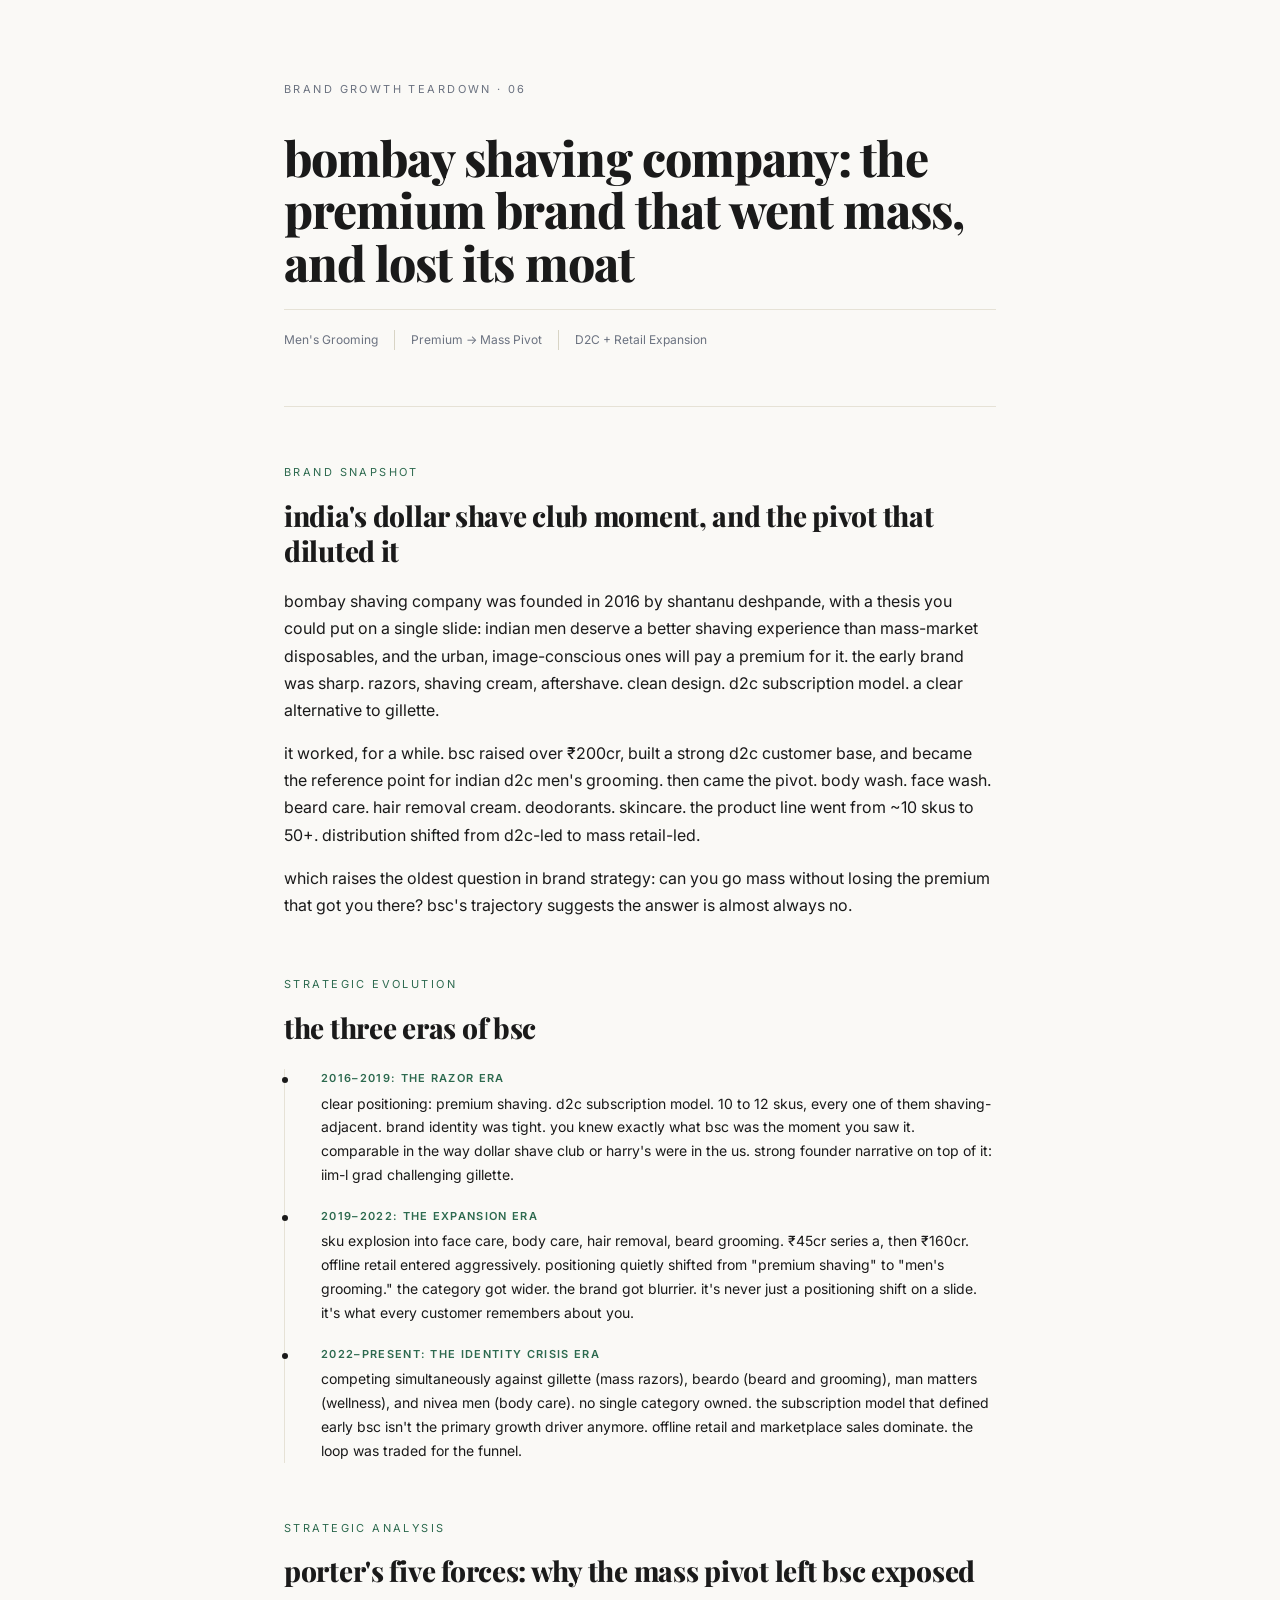
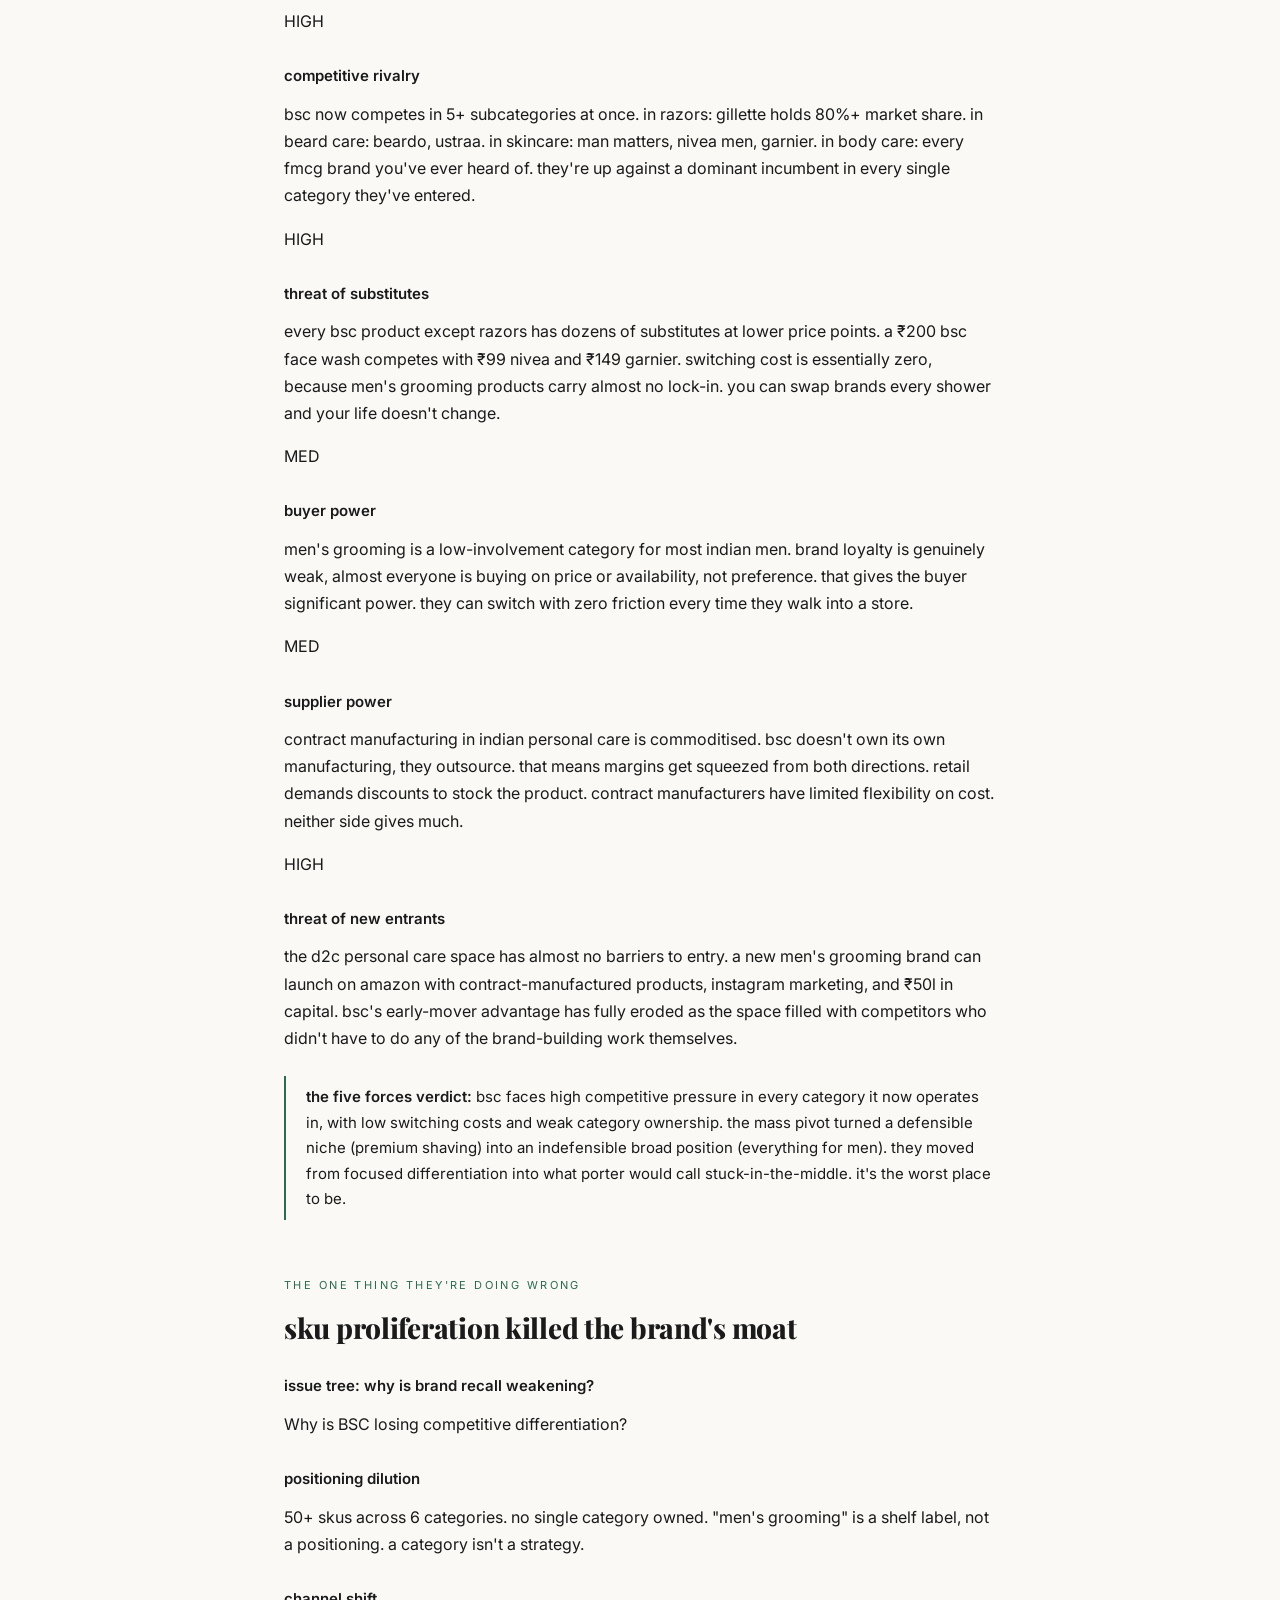
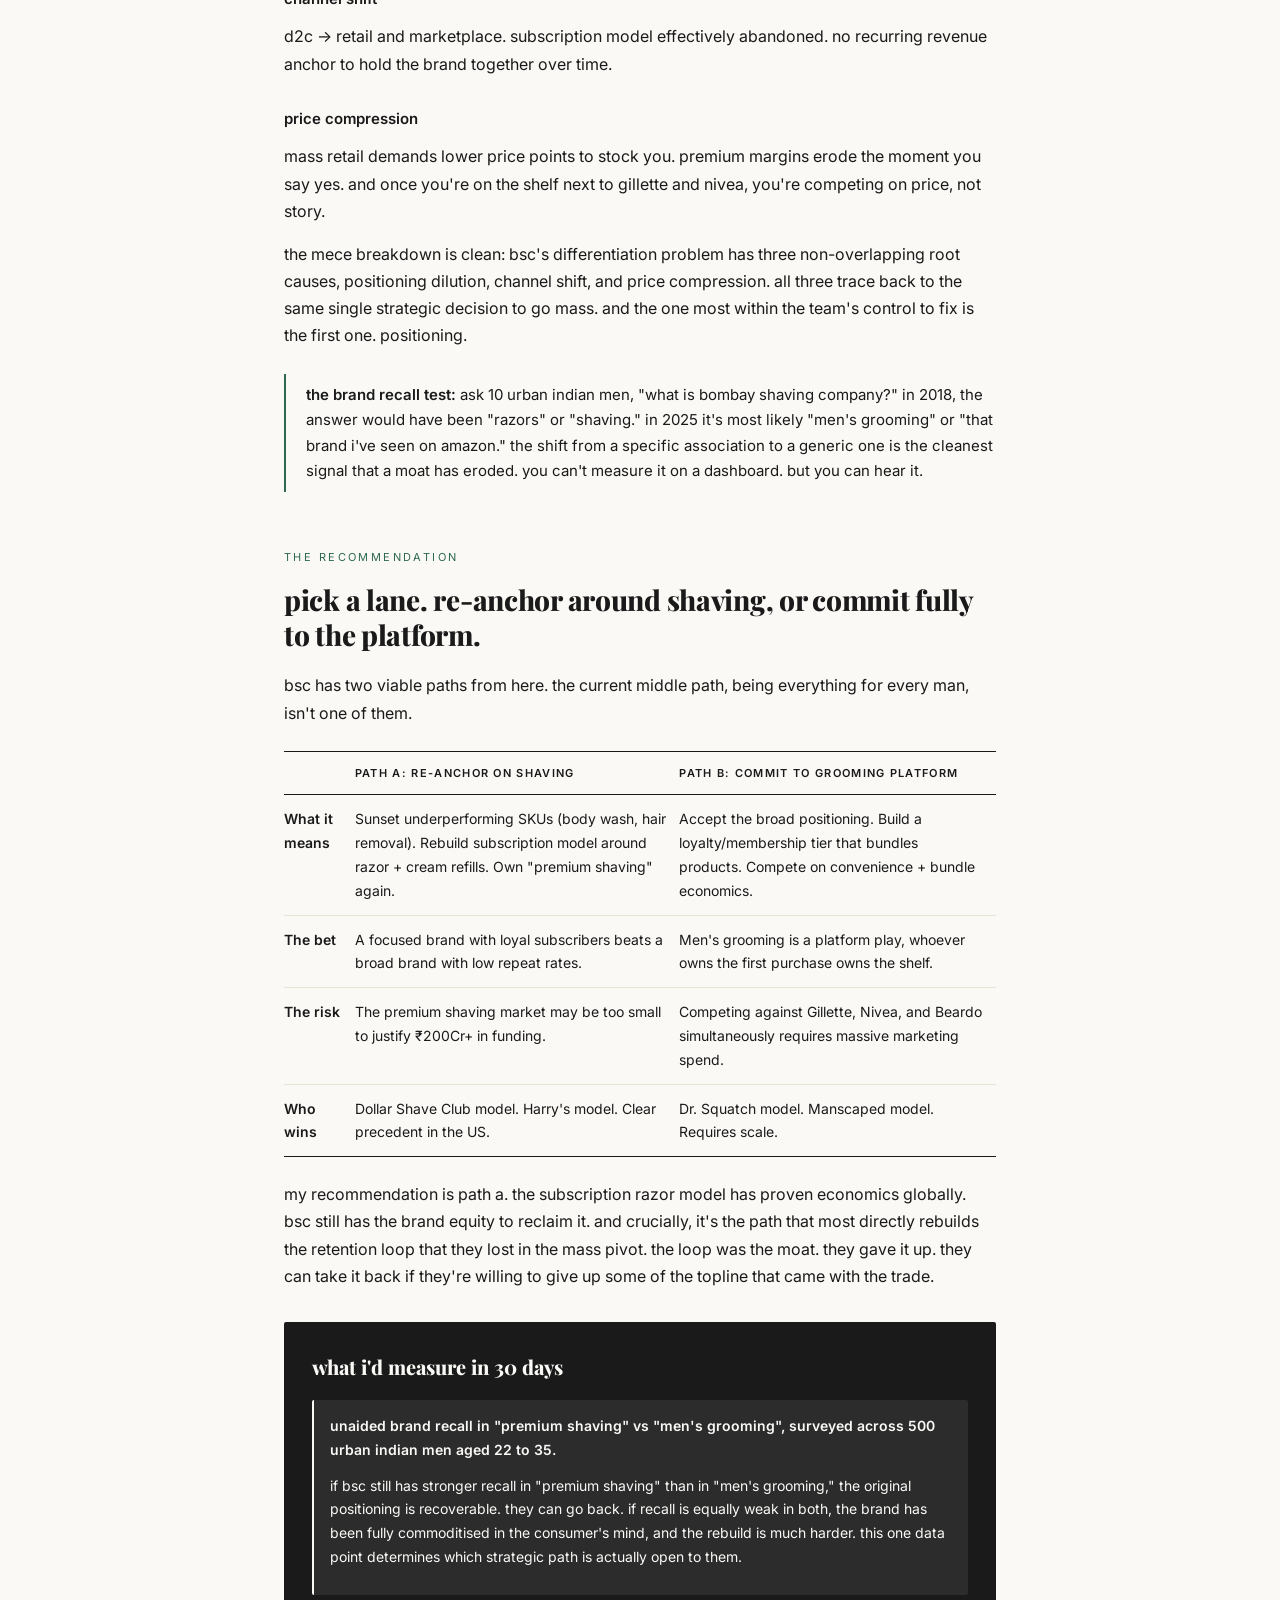
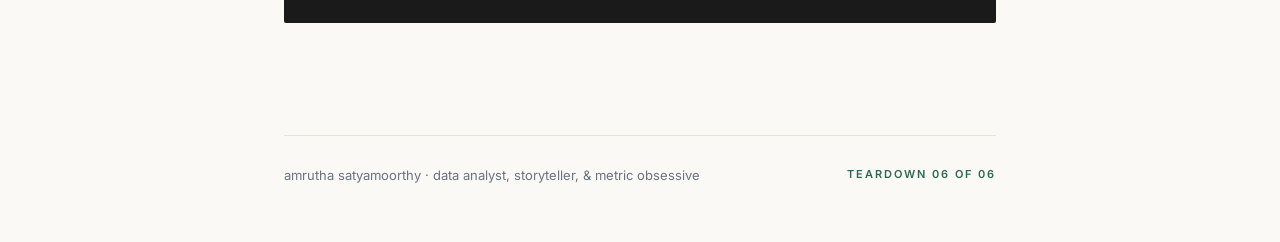
<file: public/teardowns/bombay-shaving-co.html>
<!DOCTYPE html>
<html lang="en">
<head>
<meta charset="UTF-8">
<meta name="viewport" content="width=device-width, initial-scale=1.0">
<link rel="icon" href='data:image/svg+xml,<svg xmlns="http://www.w3.org/2000/svg" viewBox="0 0 100 100"><text y=".9em" font-size="90">🪒</text></svg>'>
<title>Bombay Shaving Company, Brand Growth Teardown</title>
<link href="https://fonts.googleapis.com/css2?family=Playfair+Display:ital,wght@0,400;0,500;0,600;0,700;0,800;0,900;1,400&family=Inter:wght@400;500;600&display=swap" rel="stylesheet">
<style>
/* ============================================================
   MINIMAL TEARDOWN STYLESHEET — shared across all 6 reports.
   Black + white + warm paper + single green accent.
   Editorial newspaper / long-read essay feel.
   ============================================================ */

* { margin: 0; padding: 0; box-sizing: border-box; }

:root {
  --ink: #1a1a1a;
  --paper: #faf9f6;
  --accent: #2d6a4f;
  --muted: #6b7280;
  --line: #d8d4c5;
  --rule: #e6e2d6;
}

body {
  font-family: 'Inter', system-ui, sans-serif;
  background: var(--paper);
  color: var(--ink);
  line-height: 1.7;
  max-width: 760px;
  margin: 0 auto;
  padding: 0 1.5rem;
  -webkit-font-smoothing: antialiased;
  -moz-osx-font-smoothing: grayscale;
}

a { color: var(--accent); }
a:hover { text-decoration: underline; }

/* ============== HERO ============== */
.hero {
  padding: 80px 0 56px;
  border-bottom: 1px solid var(--rule);
  margin-bottom: 56px;
}
.hero .label {
  font-size: 11px;
  letter-spacing: 0.22em;
  text-transform: uppercase;
  color: var(--muted);
  margin-bottom: 32px;
}
.hero h1 {
  font-family: 'Playfair Display', Georgia, serif;
  font-weight: 800;
  font-size: clamp(32px, 4.5vw, 48px);
  line-height: 1.1;
  letter-spacing: -0.02em;
  margin-bottom: 20px;
  color: var(--ink);
}
.hero .subtitle {
  font-size: 17px;
  color: var(--ink);
  line-height: 1.6;
  max-width: 600px;
  font-style: italic;
  margin-bottom: 32px;
}
.meta-bar {
  display: flex;
  gap: 0;
  flex-wrap: wrap;
  border-top: 1px solid var(--rule);
  padding-top: 20px;
}
.meta-item {
  font-size: 12px;
  color: var(--muted);
  padding-right: 16px;
  margin-right: 16px;
  border-right: 1px solid var(--line);
}
.meta-item:last-child { border-right: none; }

/* ============== SECTIONS ============== */
.content { padding: 0 0 56px; }
.section { margin-bottom: 56px; }
.section-label {
  font-size: 11px;
  letter-spacing: 0.22em;
  text-transform: uppercase;
  color: var(--accent);
  margin-bottom: 16px;
}
h2 {
  font-family: 'Playfair Display', Georgia, serif;
  font-weight: 800;
  font-size: clamp(22px, 3vw, 28px);
  margin-bottom: 20px;
  color: var(--ink);
  line-height: 1.25;
  letter-spacing: -0.01em;
}
h3 {
  font-size: 15px;
  font-weight: 600;
  margin-top: 28px;
  margin-bottom: 12px;
  color: var(--ink);
  letter-spacing: 0;
}
p {
  font-size: 16px;
  color: var(--ink);
  margin-bottom: 16px;
}
strong { font-weight: 600; color: var(--ink); }
em { font-style: italic; }

/* ============== CALLOUT BOXES (all 3 styles converge) ============== */
.highlight-box,
.warning-box,
.insight-box {
  background: transparent;
  border: none;
  border-left: 2px solid var(--accent);
  padding: 8px 0 8px 20px;
  margin: 24px 0;
  border-radius: 0;
}
.highlight-box p,
.warning-box p,
.insight-box p {
  margin: 0;
  color: var(--ink);
  font-size: 15px;
}

/* ============== FUNNEL ============== */
.funnel { margin: 28px 0; }
.funnel-stage {
  display: flex;
  align-items: center;
  gap: 16px;
  margin-bottom: 6px;
  padding: 10px 0;
  border-bottom: 1px solid var(--rule);
}
.funnel-stage:last-child { border-bottom: none; }
.funnel-label {
  font-size: 13px;
  color: var(--ink);
  min-width: 100px;
  font-weight: 500;
}
.funnel-bar {
  height: 8px !important;
  background: var(--ink) !important;
  border-radius: 1px;
  display: flex !important;
  align-items: center !important;
  padding: 0 !important;
  color: var(--ink) !important;
  font-size: 0 !important;
  position: relative;
  flex-shrink: 0;
}
.funnel-bar .bar-val {
  position: absolute;
  left: calc(100% + 12px);
  font-size: 12px !important;
  color: var(--muted) !important;
  font-weight: 400 !important;
  white-space: nowrap;
}

/* ============== BAR CHART ============== */
.bar-chart { margin: 28px 0; }
.bar-row {
  display: flex;
  align-items: center;
  gap: 12px;
  margin-bottom: 4px;
  padding: 8px 0;
  border-bottom: 1px solid var(--rule);
}
.bar-row:last-child { border-bottom: none; }
.bar-name {
  font-size: 13px;
  color: var(--ink);
  min-width: 130px;
  font-weight: 500;
}
.bar-track {
  flex: 1;
  background: transparent !important;
  border-radius: 0 !important;
  height: auto !important;
  position: relative;
  display: flex;
  align-items: center;
}
.bar-fill {
  height: 6px !important;
  background: var(--ink) !important;
  border-radius: 1px !important;
  display: block !important;
  padding: 0 !important;
  flex-shrink: 0;
}
.bar-fill .bar-val {
  display: none !important;
}
.bar-val-out {
  font-size: 12px;
  color: var(--muted);
  margin-left: 12px;
  min-width: 100px;
  font-weight: 500;
}

/* ============== TABLES ============== */
.comp-table {
  width: 100%;
  border-collapse: collapse;
  margin: 24px 0;
  border: none;
  border-top: 1px solid var(--ink);
  border-bottom: 1px solid var(--ink);
  border-radius: 0 !important;
  overflow: visible !important;
}
.comp-table thead th {
  background: transparent !important;
  font-size: 11px;
  font-weight: 600;
  text-transform: uppercase;
  letter-spacing: 0.12em;
  padding: 12px 12px 12px 0;
  text-align: left;
  color: var(--ink);
  border-bottom: 1px solid var(--ink);
}
.comp-table tbody td {
  padding: 12px 12px 12px 0;
  font-size: 14px;
  border-bottom: 1px solid var(--rule);
  color: var(--ink);
  vertical-align: top;
}
.comp-table tbody tr:last-child td { border-bottom: none; }
.comp-table .brand-highlight {
  background: transparent !important;
  font-weight: 600;
}

/* ============== METRIC CARDS ============== */
.metrics {
  display: grid;
  grid-template-columns: repeat(auto-fit, minmax(140px, 1fr));
  gap: 0;
  margin: 28px 0;
  border-top: 1px solid var(--rule);
  border-bottom: 1px solid var(--rule);
}
.metric-card {
  background: transparent !important;
  border: none !important;
  border-right: 1px solid var(--rule) !important;
  border-radius: 0 !important;
  padding: 18px 16px !important;
  text-align: left !important;
}
.metric-card:last-child { border-right: none !important; }
.metric-card .num {
  font-family: 'Playfair Display', Georgia, serif;
  font-size: 26px;
  font-weight: 600;
  color: var(--ink);
  margin-bottom: 2px;
}
.metric-card .label {
  font-size: 10px;
  color: var(--muted);
  text-transform: uppercase;
  letter-spacing: 0.12em;
  font-weight: 500;
}

/* ============== TIMELINE ============== */
.timeline {
  margin: 24px 0;
  padding-left: 20px;
  border-left: 1px solid var(--rule);
}
.timeline-item {
  margin-bottom: 20px;
  position: relative;
  padding-left: 16px;
}
.timeline-item::before {
  content: '';
  width: 6px;
  height: 6px;
  border-radius: 50%;
  background: var(--ink);
  position: absolute;
  left: -23px;
  top: 8px;
}
.timeline-item .date {
  font-size: 11px;
  color: var(--accent);
  font-weight: 600;
  text-transform: uppercase;
  letter-spacing: 0.12em;
}
.timeline-item p {
  font-size: 14px;
  margin: 4px 0 0;
  color: var(--ink);
}

/* ============== VERDICT (the "what i'd measure" callout) ============== */
.verdict {
  background: var(--ink) !important;
  padding: 28px !important;
  border-radius: 2px !important;
  margin: 32px 0;
  color: var(--paper);
}
.verdict h3 {
  color: var(--paper) !important;
  font-family: 'Playfair Display', Georgia, serif;
  font-size: 20px;
  font-weight: 800;
  margin-top: 0;
  margin-bottom: 12px;
}
.verdict p {
  color: var(--paper) !important;
  font-size: 14px;
  margin: 0 0 12px;
}
.verdict .measure {
  background: rgba(255,255,255,0.08) !important;
  border-radius: 2px !important;
  padding: 14px 16px !important;
  margin-top: 16px;
  border-left: 2px solid var(--paper);
}
.verdict .measure p {
  color: var(--paper) !important;
  font-size: 14px;
}
.verdict .measure strong { color: var(--paper); }

/* ============== PIE-LIKE LIST ============== */
.pie-container {
  margin: 24px 0;
  border-top: 1px solid var(--rule);
  border-bottom: 1px solid var(--rule);
  padding: 16px 0;
}
.pie-container svg { display: none; }   /* hide the actual pie graphic */
.pie-legend {
  display: flex;
  flex-direction: column;
  gap: 10px;
}
.pie-legend-item {
  display: flex;
  align-items: baseline;
  gap: 12px;
  font-size: 14px;
  color: var(--ink);
  padding-left: 0;
}
.pie-dot {
  width: 8px !important;
  height: 8px !important;
  border-radius: 0 !important;
  background: var(--ink) !important;
  flex-shrink: 0;
}

/* ============== CHANNEL STACK (used by Fae Beauty) ============== */
.channel-stack { margin: 24px 0; }
.channel-row {
  display: flex;
  align-items: center;
  gap: 12px;
  margin-bottom: 8px;
  padding: 6px 0;
}
.channel-label {
  font-size: 13px;
  min-width: 60px;
  text-align: right;
  color: var(--muted);
  font-weight: 500;
}
.channel-bar {
  height: 8px !important;
  display: flex;
  border-radius: 1px;
  overflow: hidden;
  flex: 1;
  background: var(--rule);
}
.channel-seg {
  display: flex !important;
  align-items: center !important;
  justify-content: center !important;
  font-size: 0 !important;     /* hide the inline labels */
  color: transparent !important;
  height: 100% !important;
}
.channel-seg:nth-child(1) { background: var(--ink) !important; }
.channel-seg:nth-child(2) { background: #555 !important; }
.channel-seg:nth-child(3) { background: #888 !important; }
.channel-seg:nth-child(4) { background: var(--accent) !important; }
.channel-seg:nth-child(5) { background: #aaa !important; }
.channel-legend {
  display: flex;
  gap: 18px;
  margin-top: 14px;
  flex-wrap: wrap;
  font-size: 11px;
  color: var(--muted);
}
.channel-legend span {
  display: inline-flex;
  align-items: center;
  gap: 6px;
}
.channel-legend .dot {
  width: 8px !important;
  height: 8px !important;
  border-radius: 0 !important;
}
.channel-legend span:nth-child(1) .dot { background: var(--ink) !important; }
.channel-legend span:nth-child(2) .dot { background: #555 !important; }
.channel-legend span:nth-child(3) .dot { background: #888 !important; }
.channel-legend span:nth-child(4) .dot { background: var(--accent) !important; }
.channel-legend span:nth-child(5) .dot { background: #aaa !important; }

/* ============== REVENUE BAR CHART (Fae Beauty etc.) ============== */
.rev-chart { margin: 28px 0; }
.rev-row {
  display: flex;
  align-items: flex-end;
  gap: 16px;
  height: 200px;
  padding: 0 0 20px;
  border-bottom: 1px solid var(--rule);
}
.rev-bar-wrap {
  flex: 1;
  display: flex;
  flex-direction: column;
  align-items: center;
  gap: 6px;
}
.rev-bar {
  width: 100%;
  border-radius: 1px 1px 0 0 !important;
  background: var(--ink) !important;
  color: var(--paper) !important;
  display: flex;
  align-items: flex-start;
  justify-content: center;
  padding-top: 6px !important;
  padding-bottom: 0 !important;
  font-size: 11px !important;
  font-weight: 500 !important;
  min-height: 4px;
}
.rev-label {
  font-size: 11px;
  color: var(--muted);
  text-align: center;
  font-weight: 500;
}
.rev-note {
  font-size: 10px;
  color: var(--accent) !important;
  text-align: center;
  font-weight: 500;
  max-width: 72px;
  line-height: 1.3;
  margin-top: 0;
}

/* ============== FOOTER ============== */
.footer {
  padding: 28px 0 56px;
  border-top: 1px solid var(--rule);
  display: flex;
  justify-content: space-between;
  align-items: center;
  flex-wrap: wrap;
  gap: 12px;
}
.footer .author {
  font-size: 13px;
  color: var(--muted);
}
.footer .series {
  font-size: 11px;
  color: var(--accent);
  font-weight: 600;
  letter-spacing: 0.18em;
  text-transform: uppercase;
}

/* ============== SCROLLBAR + MOBILE ============== */
@media (max-width: 700px) {
  body { padding: 0 1rem; }
  .hero { padding: 56px 0 40px; }
  .hero h1 { font-size: 32px; }
  .metrics { grid-template-columns: repeat(2, 1fr); }
  .metric-card { border-right: none !important; border-bottom: 1px solid var(--rule) !important; }
}

</style>
</head>
<body>

<div class="hero">
  <div class="label">brand growth teardown · 06</div>
  <h1>bombay shaving company: the premium brand that went mass, and lost its moat</h1>
  <div class="meta-bar">
    <span class="meta-item">Men's Grooming</span>
    <span class="meta-item">Premium → Mass Pivot</span>
    <span class="meta-item">D2C + Retail Expansion</span>
  </div>
</div>

<div class="content">

  <div class="section">
    <div class="section-label">brand snapshot</div>
    <h2>india's dollar shave club moment, and the pivot that diluted it</h2>
    <p>bombay shaving company was founded in 2016 by shantanu deshpande, with a thesis you could put on a single slide: indian men deserve a better shaving experience than mass-market disposables, and the urban, image-conscious ones will pay a premium for it. the early brand was sharp. razors, shaving cream, aftershave. clean design. d2c subscription model. a clear alternative to gillette.</p>
    <p>it worked, for a while. bsc raised over ₹200cr, built a strong d2c customer base, and became the reference point for indian d2c men's grooming. then came the pivot. body wash. face wash. beard care. hair removal cream. deodorants. skincare. the product line went from ~10 skus to 50+. distribution shifted from d2c-led to mass retail-led.</p>
    <p>which raises the oldest question in brand strategy: can you go mass without losing the premium that got you there? bsc's trajectory suggests the answer is almost always no.</p>
  </div>

  <div class="section">
    <div class="section-label">strategic evolution</div>
    <h2>the three eras of bsc</h2>

    <div class="timeline">
      <div class="timeline-item"><div class="date">2016–2019: The Razor Era</div><p>clear positioning: premium shaving. d2c subscription model. 10 to 12 skus, every one of them shaving-adjacent. brand identity was tight. you knew exactly what bsc was the moment you saw it. comparable in the way dollar shave club or harry's were in the us. strong founder narrative on top of it: iim-l grad challenging gillette.</p></div>
      <div class="timeline-item"><div class="date">2019–2022: The Expansion Era</div><p>sku explosion into face care, body care, hair removal, beard grooming. ₹45cr series a, then ₹160cr. offline retail entered aggressively. positioning quietly shifted from "premium shaving" to "men's grooming." the category got wider. the brand got blurrier. it's never just a positioning shift on a slide. it's what every customer remembers about you.</p></div>
      <div class="timeline-item"><div class="date">2022–Present: The Identity Crisis Era</div><p>competing simultaneously against gillette (mass razors), beardo (beard and grooming), man matters (wellness), and nivea men (body care). no single category owned. the subscription model that defined early bsc isn't the primary growth driver anymore. offline retail and marketplace sales dominate. the loop was traded for the funnel.</p></div>
    </div>
  </div>

  <div class="section">
    <div class="section-label">strategic analysis</div>
    <h2>porter's five forces: why the mass pivot left bsc exposed</h2>

    <div class="five-forces">
      <div class="force">
        <div class="force-level high">HIGH</div>
        <div class="force-body"><h3>competitive rivalry</h3><p>bsc now competes in 5+ subcategories at once. in razors: gillette holds 80%+ market share. in beard care: beardo, ustraa. in skincare: man matters, nivea men, garnier. in body care: every fmcg brand you've ever heard of. they're up against a dominant incumbent in every single category they've entered.</p></div>
      </div>
      <div class="force">
        <div class="force-level high">HIGH</div>
        <div class="force-body"><h3>threat of substitutes</h3><p>every bsc product except razors has dozens of substitutes at lower price points. a ₹200 bsc face wash competes with ₹99 nivea and ₹149 garnier. switching cost is essentially zero, because men's grooming products carry almost no lock-in. you can swap brands every shower and your life doesn't change.</p></div>
      </div>
      <div class="force">
        <div class="force-level med">MED</div>
        <div class="force-body"><h3>buyer power</h3><p>men's grooming is a low-involvement category for most indian men. brand loyalty is genuinely weak, almost everyone is buying on price or availability, not preference. that gives the buyer significant power. they can switch with zero friction every time they walk into a store.</p></div>
      </div>
      <div class="force">
        <div class="force-level med">MED</div>
        <div class="force-body"><h3>supplier power</h3><p>contract manufacturing in indian personal care is commoditised. bsc doesn't own its own manufacturing, they outsource. that means margins get squeezed from both directions. retail demands discounts to stock the product. contract manufacturers have limited flexibility on cost. neither side gives much.</p></div>
      </div>
      <div class="force">
        <div class="force-level high">HIGH</div>
        <div class="force-body"><h3>threat of new entrants</h3><p>the d2c personal care space has almost no barriers to entry. a new men's grooming brand can launch on amazon with contract-manufactured products, instagram marketing, and ₹50l in capital. bsc's early-mover advantage has fully eroded as the space filled with competitors who didn't have to do any of the brand-building work themselves.</p></div>
      </div>
    </div>

    <div class="warning-box">
      <p><strong>the five forces verdict:</strong> bsc faces high competitive pressure in every category it now operates in, with low switching costs and weak category ownership. the mass pivot turned a defensible niche (premium shaving) into an indefensible broad position (everything for men). they moved from focused differentiation into what porter would call stuck-in-the-middle. it's the worst place to be.</p>
    </div>
  </div>

  <div class="section">
    <div class="section-label">the one thing they're doing wrong</div>
    <h2>sku proliferation killed the brand's moat</h2>

    <h3>issue tree: why is brand recall weakening?</h3>
    <div class="issue-tree">
      <div class="tree-root">Why is BSC losing competitive differentiation?</div>
      <div class="tree-branches">
        <div class="tree-branch primary">
          <h3>positioning dilution</h3>
          <p>50+ skus across 6 categories. no single category owned. "men's grooming" is a shelf label, not a positioning. a category isn't a strategy.</p>
        </div>
        <div class="tree-branch">
          <h3>channel shift</h3>
          <p>d2c → retail and marketplace. subscription model effectively abandoned. no recurring revenue anchor to hold the brand together over time.</p>
        </div>
        <div class="tree-branch">
          <h3>price compression</h3>
          <p>mass retail demands lower price points to stock you. premium margins erode the moment you say yes. and once you're on the shelf next to gillette and nivea, you're competing on price, not story.</p>
        </div>
      </div>
    </div>

    <p>the mece breakdown is clean: bsc's differentiation problem has three non-overlapping root causes, positioning dilution, channel shift, and price compression. all three trace back to the same single strategic decision to go mass. and the one most within the team's control to fix is the first one. positioning.</p>

    <div class="highlight-box">
      <p><strong>the brand recall test:</strong> ask 10 urban indian men, "what is bombay shaving company?" in 2018, the answer would have been "razors" or "shaving." in 2025 it's most likely "men's grooming" or "that brand i've seen on amazon." the shift from a specific association to a generic one is the cleanest signal that a moat has eroded. you can't measure it on a dashboard. but you can hear it.</p>
    </div>
  </div>

  <div class="section">
    <div class="section-label">the recommendation</div>
    <h2>pick a lane. re-anchor around shaving, or commit fully to the platform.</h2>
    <p>bsc has two viable paths from here. the current middle path, being everything for every man, isn't one of them.</p>

    <table class="comp-table">
      <thead><tr><th></th><th>Path A: Re-anchor on shaving</th><th>Path B: Commit to grooming platform</th></tr></thead>
      <tbody>
        <tr><td><strong>What it means</strong></td><td>Sunset underperforming SKUs (body wash, hair removal). Rebuild subscription model around razor + cream refills. Own "premium shaving" again.</td><td>Accept the broad positioning. Build a loyalty/membership tier that bundles products. Compete on convenience + bundle economics.</td></tr>
        <tr><td><strong>The bet</strong></td><td>A focused brand with loyal subscribers beats a broad brand with low repeat rates.</td><td>Men's grooming is a platform play, whoever owns the first purchase owns the shelf.</td></tr>
        <tr><td><strong>The risk</strong></td><td>The premium shaving market may be too small to justify ₹200Cr+ in funding.</td><td>Competing against Gillette, Nivea, and Beardo simultaneously requires massive marketing spend.</td></tr>
        <tr><td><strong>Who wins</strong></td><td>Dollar Shave Club model. Harry's model. Clear precedent in the US.</td><td>Dr. Squatch model. Manscaped model. Requires scale.</td></tr>
      </tbody>
    </table>

    <p>my recommendation is path a. the subscription razor model has proven economics globally. bsc still has the brand equity to reclaim it. and crucially, it's the path that most directly rebuilds the retention loop that they lost in the mass pivot. the loop was the moat. they gave it up. they can take it back if they're willing to give up some of the topline that came with the trade.</p>

    <div class="verdict">
      <h3>what i'd measure in 30 days</h3>
      <div class="measure">
        <p><strong><strong>unaided brand recall in "premium shaving" vs "men's grooming", surveyed across 500 urban indian men aged 22 to 35.</strong></strong></p>
        <p>if bsc still has stronger recall in "premium shaving" than in "men's grooming," the original positioning is recoverable. they can go back. if recall is equally weak in both, the brand has been fully commoditised in the consumer's mind, and the rebuild is much harder. this one data point determines which strategic path is actually open to them.</p>
      </div>
    </div>
  </div>

  

</div>

<div class="footer">
  <div class="author">amrutha satyamoorthy · data analyst, storyteller, & metric obsessive</div>
  <div class="series">teardown 06 of 06</div>
</div>

</body>
</html>
</file>
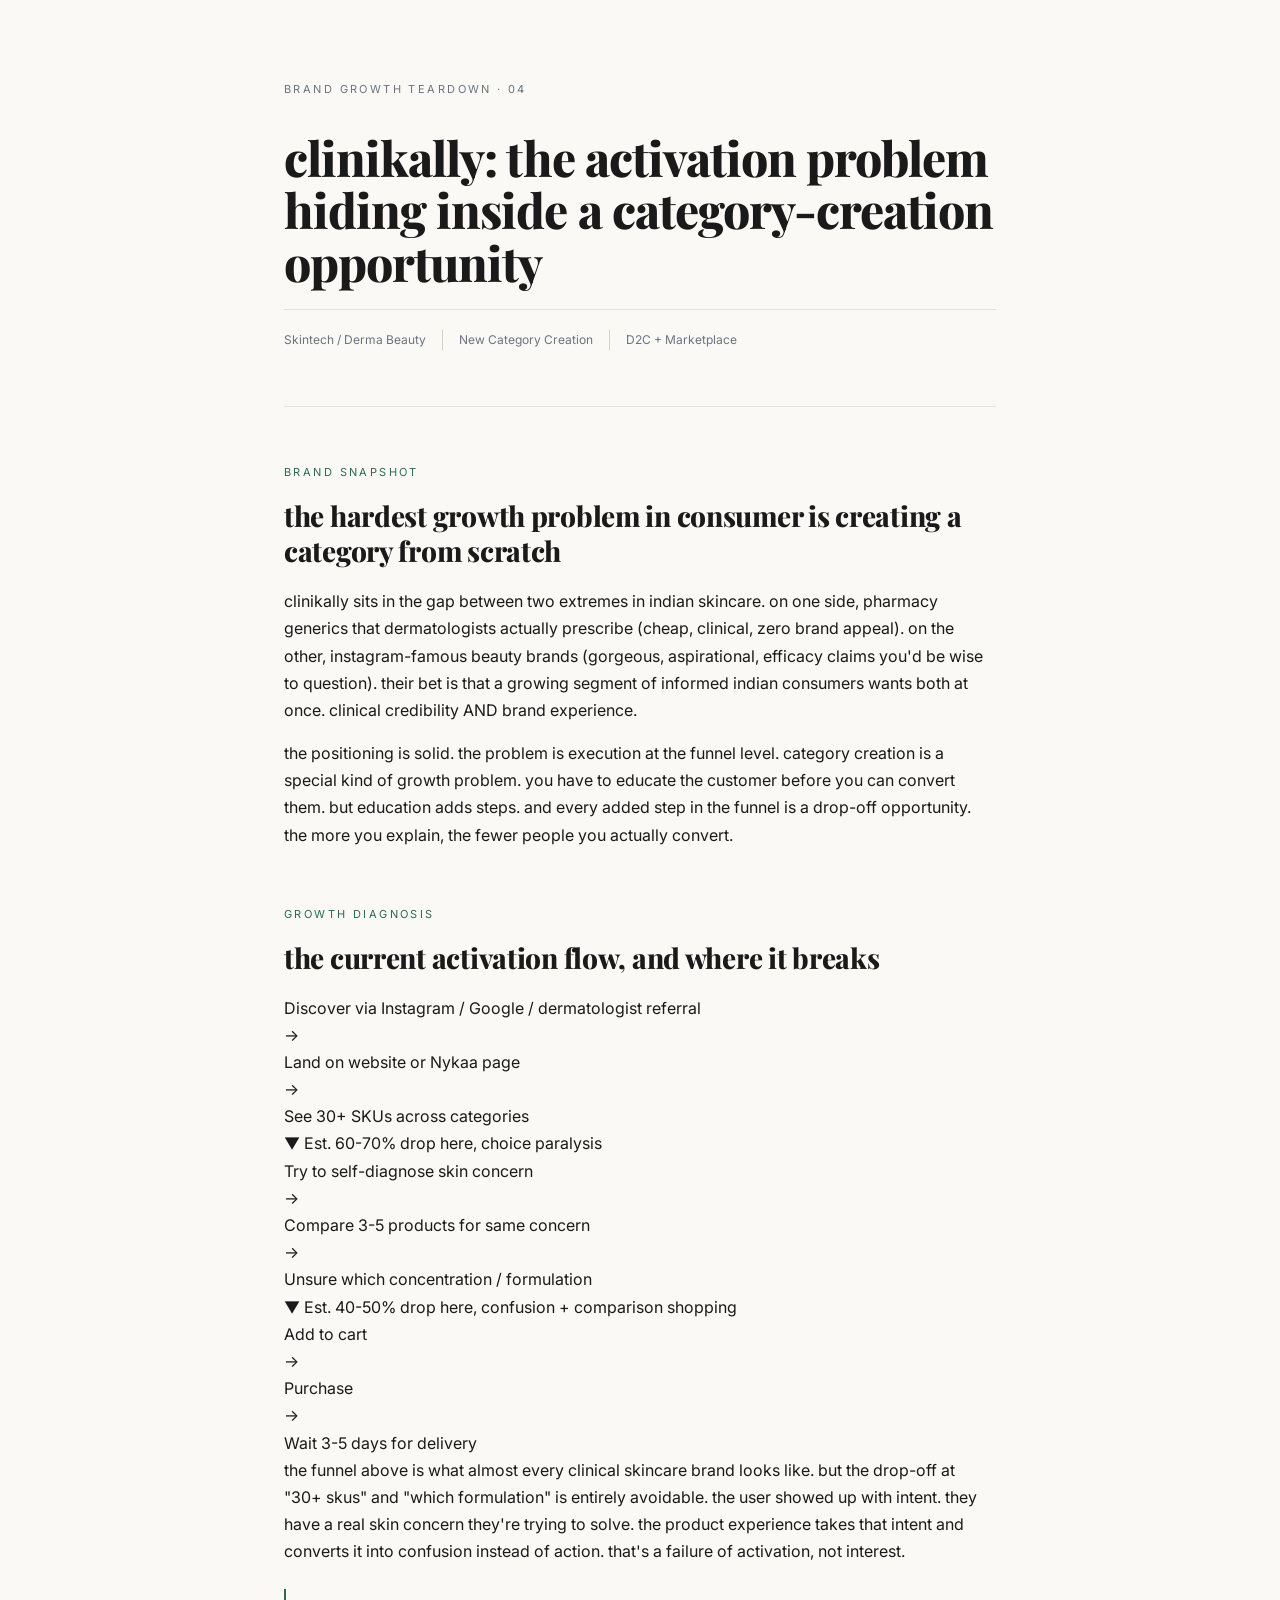
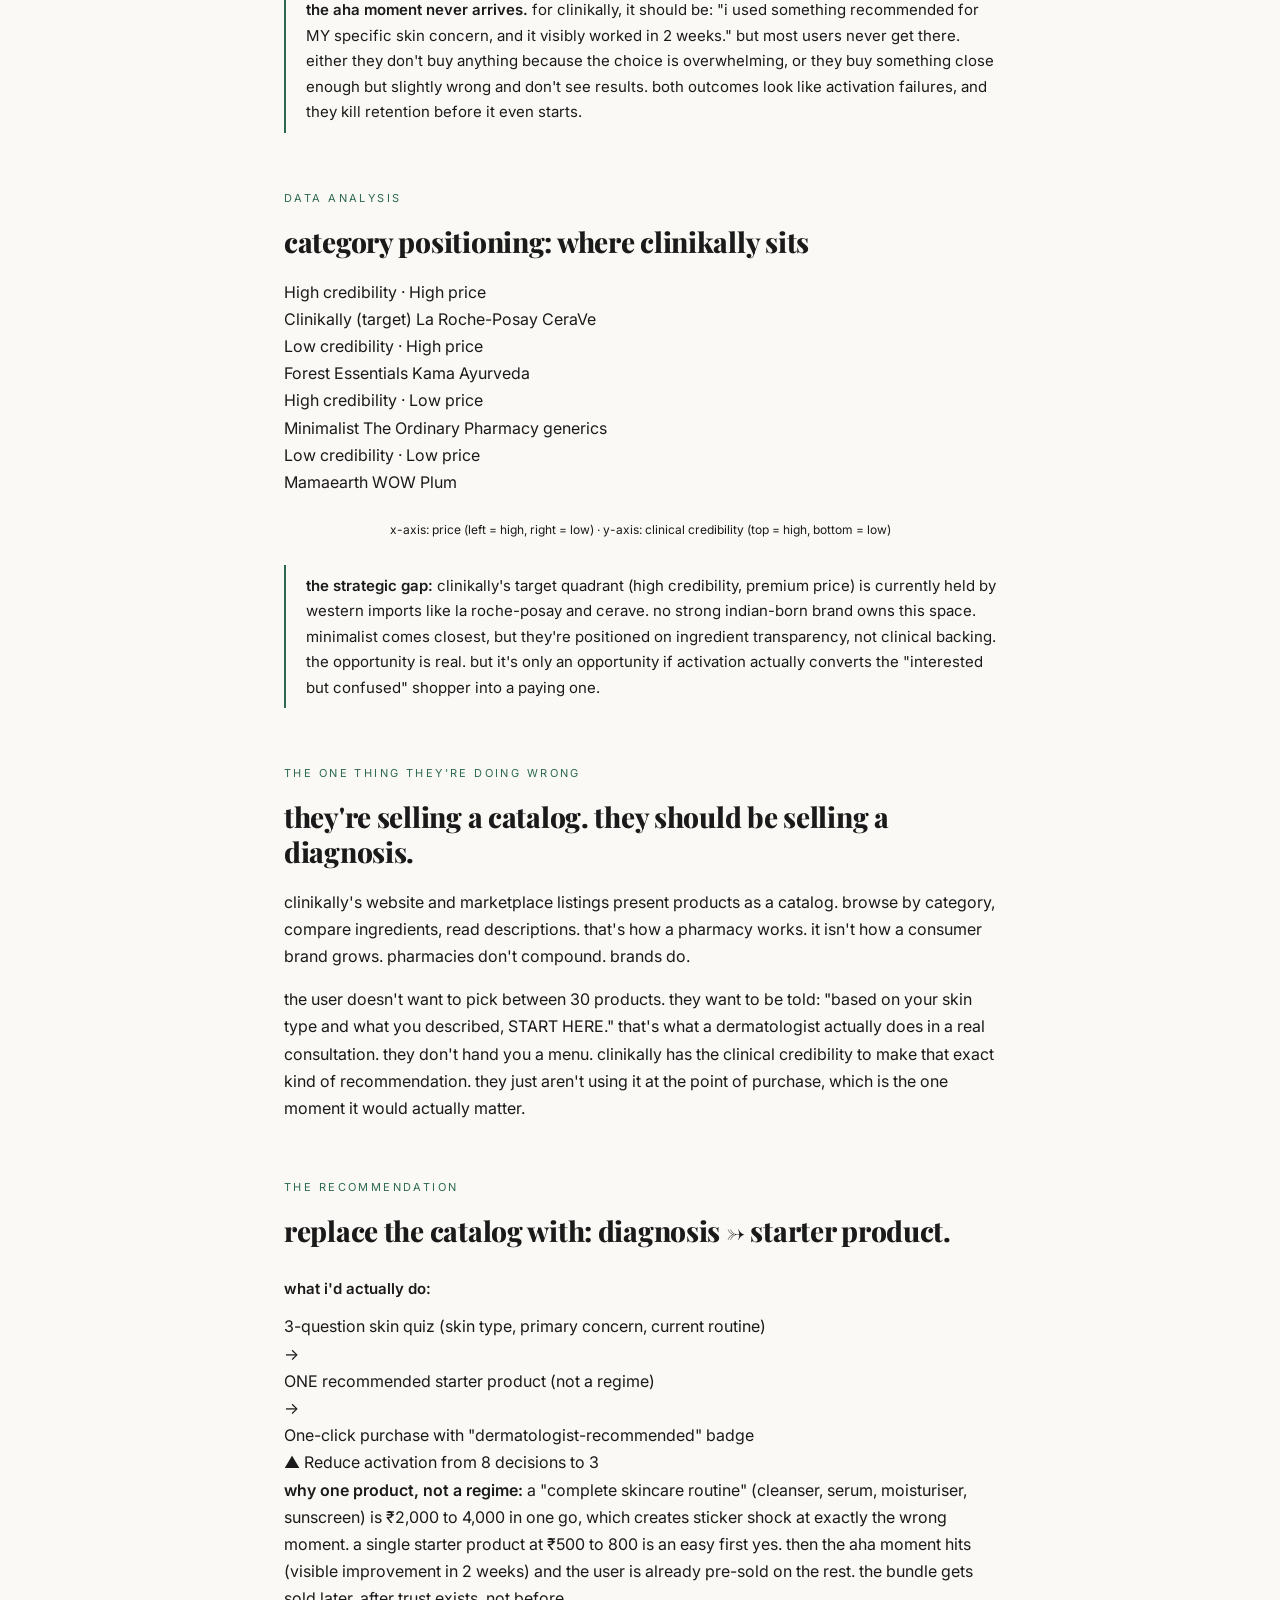
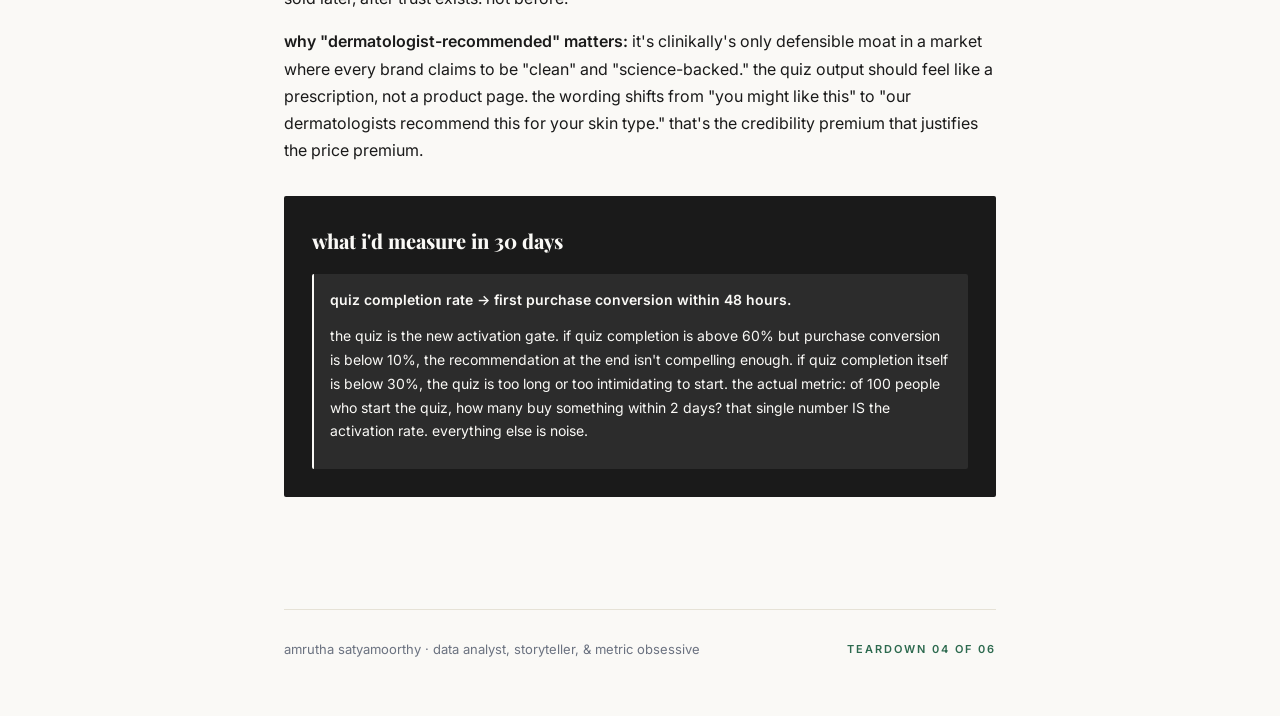
<file: public/teardowns/clinikally.html>
<!DOCTYPE html>
<html lang="en">
<head>
<meta charset="UTF-8">
<meta name="viewport" content="width=device-width, initial-scale=1.0">
<link rel="icon" href='data:image/svg+xml,<svg xmlns="http://www.w3.org/2000/svg" viewBox="0 0 100 100"><text y=".9em" font-size="90">💄</text></svg>'>
<title>Clinikally, Brand Growth Teardown</title>
<link href="https://fonts.googleapis.com/css2?family=Playfair+Display:ital,wght@0,400;0,500;0,600;0,700;0,800;0,900;1,400&family=Inter:wght@400;500;600&display=swap" rel="stylesheet">
<style>
/* ============================================================
   MINIMAL TEARDOWN STYLESHEET — shared across all 6 reports.
   Black + white + warm paper + single green accent.
   Editorial newspaper / long-read essay feel.
   ============================================================ */

* { margin: 0; padding: 0; box-sizing: border-box; }

:root {
  --ink: #1a1a1a;
  --paper: #faf9f6;
  --accent: #2d6a4f;
  --muted: #6b7280;
  --line: #d8d4c5;
  --rule: #e6e2d6;
}

body {
  font-family: 'Inter', system-ui, sans-serif;
  background: var(--paper);
  color: var(--ink);
  line-height: 1.7;
  max-width: 760px;
  margin: 0 auto;
  padding: 0 1.5rem;
  -webkit-font-smoothing: antialiased;
  -moz-osx-font-smoothing: grayscale;
}

a { color: var(--accent); }
a:hover { text-decoration: underline; }

/* ============== HERO ============== */
.hero {
  padding: 80px 0 56px;
  border-bottom: 1px solid var(--rule);
  margin-bottom: 56px;
}
.hero .label {
  font-size: 11px;
  letter-spacing: 0.22em;
  text-transform: uppercase;
  color: var(--muted);
  margin-bottom: 32px;
}
.hero h1 {
  font-family: 'Playfair Display', Georgia, serif;
  font-weight: 800;
  font-size: clamp(32px, 4.5vw, 48px);
  line-height: 1.1;
  letter-spacing: -0.02em;
  margin-bottom: 20px;
  color: var(--ink);
}
.hero .subtitle {
  font-size: 17px;
  color: var(--ink);
  line-height: 1.6;
  max-width: 600px;
  font-style: italic;
  margin-bottom: 32px;
}
.meta-bar {
  display: flex;
  gap: 0;
  flex-wrap: wrap;
  border-top: 1px solid var(--rule);
  padding-top: 20px;
}
.meta-item {
  font-size: 12px;
  color: var(--muted);
  padding-right: 16px;
  margin-right: 16px;
  border-right: 1px solid var(--line);
}
.meta-item:last-child { border-right: none; }

/* ============== SECTIONS ============== */
.content { padding: 0 0 56px; }
.section { margin-bottom: 56px; }
.section-label {
  font-size: 11px;
  letter-spacing: 0.22em;
  text-transform: uppercase;
  color: var(--accent);
  margin-bottom: 16px;
}
h2 {
  font-family: 'Playfair Display', Georgia, serif;
  font-weight: 800;
  font-size: clamp(22px, 3vw, 28px);
  margin-bottom: 20px;
  color: var(--ink);
  line-height: 1.25;
  letter-spacing: -0.01em;
}
h3 {
  font-size: 15px;
  font-weight: 600;
  margin-top: 28px;
  margin-bottom: 12px;
  color: var(--ink);
  letter-spacing: 0;
}
p {
  font-size: 16px;
  color: var(--ink);
  margin-bottom: 16px;
}
strong { font-weight: 600; color: var(--ink); }
em { font-style: italic; }

/* ============== CALLOUT BOXES (all 3 styles converge) ============== */
.highlight-box,
.warning-box,
.insight-box {
  background: transparent;
  border: none;
  border-left: 2px solid var(--accent);
  padding: 8px 0 8px 20px;
  margin: 24px 0;
  border-radius: 0;
}
.highlight-box p,
.warning-box p,
.insight-box p {
  margin: 0;
  color: var(--ink);
  font-size: 15px;
}

/* ============== FUNNEL ============== */
.funnel { margin: 28px 0; }
.funnel-stage {
  display: flex;
  align-items: center;
  gap: 16px;
  margin-bottom: 6px;
  padding: 10px 0;
  border-bottom: 1px solid var(--rule);
}
.funnel-stage:last-child { border-bottom: none; }
.funnel-label {
  font-size: 13px;
  color: var(--ink);
  min-width: 100px;
  font-weight: 500;
}
.funnel-bar {
  height: 8px !important;
  background: var(--ink) !important;
  border-radius: 1px;
  display: flex !important;
  align-items: center !important;
  padding: 0 !important;
  color: var(--ink) !important;
  font-size: 0 !important;
  position: relative;
  flex-shrink: 0;
}
.funnel-bar .bar-val {
  position: absolute;
  left: calc(100% + 12px);
  font-size: 12px !important;
  color: var(--muted) !important;
  font-weight: 400 !important;
  white-space: nowrap;
}

/* ============== BAR CHART ============== */
.bar-chart { margin: 28px 0; }
.bar-row {
  display: flex;
  align-items: center;
  gap: 12px;
  margin-bottom: 4px;
  padding: 8px 0;
  border-bottom: 1px solid var(--rule);
}
.bar-row:last-child { border-bottom: none; }
.bar-name {
  font-size: 13px;
  color: var(--ink);
  min-width: 130px;
  font-weight: 500;
}
.bar-track {
  flex: 1;
  background: transparent !important;
  border-radius: 0 !important;
  height: auto !important;
  position: relative;
  display: flex;
  align-items: center;
}
.bar-fill {
  height: 6px !important;
  background: var(--ink) !important;
  border-radius: 1px !important;
  display: block !important;
  padding: 0 !important;
  flex-shrink: 0;
}
.bar-fill .bar-val {
  display: none !important;
}
.bar-val-out {
  font-size: 12px;
  color: var(--muted);
  margin-left: 12px;
  min-width: 100px;
  font-weight: 500;
}

/* ============== TABLES ============== */
.comp-table {
  width: 100%;
  border-collapse: collapse;
  margin: 24px 0;
  border: none;
  border-top: 1px solid var(--ink);
  border-bottom: 1px solid var(--ink);
  border-radius: 0 !important;
  overflow: visible !important;
}
.comp-table thead th {
  background: transparent !important;
  font-size: 11px;
  font-weight: 600;
  text-transform: uppercase;
  letter-spacing: 0.12em;
  padding: 12px 12px 12px 0;
  text-align: left;
  color: var(--ink);
  border-bottom: 1px solid var(--ink);
}
.comp-table tbody td {
  padding: 12px 12px 12px 0;
  font-size: 14px;
  border-bottom: 1px solid var(--rule);
  color: var(--ink);
  vertical-align: top;
}
.comp-table tbody tr:last-child td { border-bottom: none; }
.comp-table .brand-highlight {
  background: transparent !important;
  font-weight: 600;
}

/* ============== METRIC CARDS ============== */
.metrics {
  display: grid;
  grid-template-columns: repeat(auto-fit, minmax(140px, 1fr));
  gap: 0;
  margin: 28px 0;
  border-top: 1px solid var(--rule);
  border-bottom: 1px solid var(--rule);
}
.metric-card {
  background: transparent !important;
  border: none !important;
  border-right: 1px solid var(--rule) !important;
  border-radius: 0 !important;
  padding: 18px 16px !important;
  text-align: left !important;
}
.metric-card:last-child { border-right: none !important; }
.metric-card .num {
  font-family: 'Playfair Display', Georgia, serif;
  font-size: 26px;
  font-weight: 600;
  color: var(--ink);
  margin-bottom: 2px;
}
.metric-card .label {
  font-size: 10px;
  color: var(--muted);
  text-transform: uppercase;
  letter-spacing: 0.12em;
  font-weight: 500;
}

/* ============== TIMELINE ============== */
.timeline {
  margin: 24px 0;
  padding-left: 20px;
  border-left: 1px solid var(--rule);
}
.timeline-item {
  margin-bottom: 20px;
  position: relative;
  padding-left: 16px;
}
.timeline-item::before {
  content: '';
  width: 6px;
  height: 6px;
  border-radius: 50%;
  background: var(--ink);
  position: absolute;
  left: -23px;
  top: 8px;
}
.timeline-item .date {
  font-size: 11px;
  color: var(--accent);
  font-weight: 600;
  text-transform: uppercase;
  letter-spacing: 0.12em;
}
.timeline-item p {
  font-size: 14px;
  margin: 4px 0 0;
  color: var(--ink);
}

/* ============== VERDICT (the "what i'd measure" callout) ============== */
.verdict {
  background: var(--ink) !important;
  padding: 28px !important;
  border-radius: 2px !important;
  margin: 32px 0;
  color: var(--paper);
}
.verdict h3 {
  color: var(--paper) !important;
  font-family: 'Playfair Display', Georgia, serif;
  font-size: 20px;
  font-weight: 800;
  margin-top: 0;
  margin-bottom: 12px;
}
.verdict p {
  color: var(--paper) !important;
  font-size: 14px;
  margin: 0 0 12px;
}
.verdict .measure {
  background: rgba(255,255,255,0.08) !important;
  border-radius: 2px !important;
  padding: 14px 16px !important;
  margin-top: 16px;
  border-left: 2px solid var(--paper);
}
.verdict .measure p {
  color: var(--paper) !important;
  font-size: 14px;
}
.verdict .measure strong { color: var(--paper); }

/* ============== PIE-LIKE LIST ============== */
.pie-container {
  margin: 24px 0;
  border-top: 1px solid var(--rule);
  border-bottom: 1px solid var(--rule);
  padding: 16px 0;
}
.pie-container svg { display: none; }   /* hide the actual pie graphic */
.pie-legend {
  display: flex;
  flex-direction: column;
  gap: 10px;
}
.pie-legend-item {
  display: flex;
  align-items: baseline;
  gap: 12px;
  font-size: 14px;
  color: var(--ink);
  padding-left: 0;
}
.pie-dot {
  width: 8px !important;
  height: 8px !important;
  border-radius: 0 !important;
  background: var(--ink) !important;
  flex-shrink: 0;
}

/* ============== CHANNEL STACK (used by Fae Beauty) ============== */
.channel-stack { margin: 24px 0; }
.channel-row {
  display: flex;
  align-items: center;
  gap: 12px;
  margin-bottom: 8px;
  padding: 6px 0;
}
.channel-label {
  font-size: 13px;
  min-width: 60px;
  text-align: right;
  color: var(--muted);
  font-weight: 500;
}
.channel-bar {
  height: 8px !important;
  display: flex;
  border-radius: 1px;
  overflow: hidden;
  flex: 1;
  background: var(--rule);
}
.channel-seg {
  display: flex !important;
  align-items: center !important;
  justify-content: center !important;
  font-size: 0 !important;     /* hide the inline labels */
  color: transparent !important;
  height: 100% !important;
}
.channel-seg:nth-child(1) { background: var(--ink) !important; }
.channel-seg:nth-child(2) { background: #555 !important; }
.channel-seg:nth-child(3) { background: #888 !important; }
.channel-seg:nth-child(4) { background: var(--accent) !important; }
.channel-seg:nth-child(5) { background: #aaa !important; }
.channel-legend {
  display: flex;
  gap: 18px;
  margin-top: 14px;
  flex-wrap: wrap;
  font-size: 11px;
  color: var(--muted);
}
.channel-legend span {
  display: inline-flex;
  align-items: center;
  gap: 6px;
}
.channel-legend .dot {
  width: 8px !important;
  height: 8px !important;
  border-radius: 0 !important;
}
.channel-legend span:nth-child(1) .dot { background: var(--ink) !important; }
.channel-legend span:nth-child(2) .dot { background: #555 !important; }
.channel-legend span:nth-child(3) .dot { background: #888 !important; }
.channel-legend span:nth-child(4) .dot { background: var(--accent) !important; }
.channel-legend span:nth-child(5) .dot { background: #aaa !important; }

/* ============== REVENUE BAR CHART (Fae Beauty etc.) ============== */
.rev-chart { margin: 28px 0; }
.rev-row {
  display: flex;
  align-items: flex-end;
  gap: 16px;
  height: 200px;
  padding: 0 0 20px;
  border-bottom: 1px solid var(--rule);
}
.rev-bar-wrap {
  flex: 1;
  display: flex;
  flex-direction: column;
  align-items: center;
  gap: 6px;
}
.rev-bar {
  width: 100%;
  border-radius: 1px 1px 0 0 !important;
  background: var(--ink) !important;
  color: var(--paper) !important;
  display: flex;
  align-items: flex-start;
  justify-content: center;
  padding-top: 6px !important;
  padding-bottom: 0 !important;
  font-size: 11px !important;
  font-weight: 500 !important;
  min-height: 4px;
}
.rev-label {
  font-size: 11px;
  color: var(--muted);
  text-align: center;
  font-weight: 500;
}
.rev-note {
  font-size: 10px;
  color: var(--accent) !important;
  text-align: center;
  font-weight: 500;
  max-width: 72px;
  line-height: 1.3;
  margin-top: 0;
}

/* ============== FOOTER ============== */
.footer {
  padding: 28px 0 56px;
  border-top: 1px solid var(--rule);
  display: flex;
  justify-content: space-between;
  align-items: center;
  flex-wrap: wrap;
  gap: 12px;
}
.footer .author {
  font-size: 13px;
  color: var(--muted);
}
.footer .series {
  font-size: 11px;
  color: var(--accent);
  font-weight: 600;
  letter-spacing: 0.18em;
  text-transform: uppercase;
}

/* ============== SCROLLBAR + MOBILE ============== */
@media (max-width: 700px) {
  body { padding: 0 1rem; }
  .hero { padding: 56px 0 40px; }
  .hero h1 { font-size: 32px; }
  .metrics { grid-template-columns: repeat(2, 1fr); }
  .metric-card { border-right: none !important; border-bottom: 1px solid var(--rule) !important; }
}

</style>
</head>
<body>

<div class="hero">
  <div class="label">brand growth teardown · 04</div>
  <h1>clinikally: the activation problem hiding inside a category-creation opportunity</h1>
  <div class="meta-bar">
    <span class="meta-item">Skintech / Derma Beauty</span>
    <span class="meta-item">New Category Creation</span>
    <span class="meta-item">D2C + Marketplace</span>
  </div>
</div>

<div class="content">

  <div class="section">
    <div class="section-label">brand snapshot</div>
    <h2>the hardest growth problem in consumer is creating a category from scratch</h2>
    <p>clinikally sits in the gap between two extremes in indian skincare. on one side, pharmacy generics that dermatologists actually prescribe (cheap, clinical, zero brand appeal). on the other, instagram-famous beauty brands (gorgeous, aspirational, efficacy claims you'd be wise to question). their bet is that a growing segment of informed indian consumers wants both at once. clinical credibility AND brand experience.</p>
    <p>the positioning is solid. the problem is execution at the funnel level. category creation is a special kind of growth problem. you have to educate the customer before you can convert them. but education adds steps. and every added step in the funnel is a drop-off opportunity. the more you explain, the fewer people you actually convert.</p>
  </div>

  <div class="section">
    <div class="section-label">growth diagnosis</div>
    <h2>the current activation flow, and where it breaks</h2>

    <div class="flow-diagram">
      <div class="flow-row">
        <div class="flow-box">Discover via Instagram / Google / dermatologist referral</div>
        <div class="flow-arrow">→</div>
        <div class="flow-box">Land on website or Nykaa page</div>
        <div class="flow-arrow">→</div>
        <div class="flow-box problem">See 30+ SKUs across categories</div>
      </div>
      <div class="flow-drop">▼ Est. 60-70% drop here, choice paralysis</div>
      <div class="flow-row">
        <div class="flow-box problem">Try to self-diagnose skin concern</div>
        <div class="flow-arrow">→</div>
        <div class="flow-box problem">Compare 3-5 products for same concern</div>
        <div class="flow-arrow">→</div>
        <div class="flow-box problem">Unsure which concentration / formulation</div>
      </div>
      <div class="flow-drop">▼ Est. 40-50% drop here, confusion + comparison shopping</div>
      <div class="flow-row">
        <div class="flow-box">Add to cart</div>
        <div class="flow-arrow">→</div>
        <div class="flow-box">Purchase</div>
        <div class="flow-arrow">→</div>
        <div class="flow-box">Wait 3-5 days for delivery</div>
      </div>
    </div>

    <p>the funnel above is what almost every clinical skincare brand looks like. but the drop-off at "30+ skus" and "which formulation" is entirely avoidable. the user showed up with intent. they have a real skin concern they're trying to solve. the product experience takes that intent and converts it into confusion instead of action. that's a failure of activation, not interest.</p>

    <div class="warning-box">
      <p><strong>the aha moment never arrives.</strong> for clinikally, it should be: "i used something recommended for MY specific skin concern, and it visibly worked in 2 weeks." but most users never get there. either they don't buy anything because the choice is overwhelming, or they buy something close enough but slightly wrong and don't see results. both outcomes look like activation failures, and they kill retention before it even starts.</p>
    </div>
  </div>

  <div class="section">
    <div class="section-label">data analysis</div>
    <h2>category positioning: where clinikally sits</h2>

    <div class="pos-grid">
      <div class="pos-quad">
        <div class="quad-label">High credibility · High price</div>
        <span class="pos-brand" >Clinikally (target)</span>
        <span class="pos-brand" >La Roche-Posay</span>
        <span class="pos-brand" >CeraVe</span>
      </div>
      <div class="pos-quad">
        <div class="quad-label">Low credibility · High price</div>
        <span class="pos-brand" >Forest Essentials</span>
        <span class="pos-brand" >Kama Ayurveda</span>
      </div>
      <div class="pos-quad">
        <div class="quad-label">High credibility · Low price</div>
        <span class="pos-brand" >Minimalist</span>
        <span class="pos-brand" >The Ordinary</span>
        <span class="pos-brand" >Pharmacy generics</span>
      </div>
      <div class="pos-quad">
        <div class="quad-label">Low credibility · Low price</div>
        <span class="pos-brand" >Mamaearth</span>
        <span class="pos-brand" >WOW</span>
        <span class="pos-brand" >Plum</span>
      </div>
    </div>
    <p style="font-size:12px;margin-top:24px;text-align:center">x-axis: price (left = high, right = low) · y-axis: clinical credibility (top = high, bottom = low)</p>

    <div class="insight-box">
      <p><strong>the strategic gap:</strong> clinikally's target quadrant (high credibility, premium price) is currently held by western imports like la roche-posay and cerave. no strong indian-born brand owns this space. minimalist comes closest, but they're positioned on ingredient transparency, not clinical backing. the opportunity is real. but it's only an opportunity if activation actually converts the "interested but confused" shopper into a paying one.</p>
    </div>
  </div>

  <div class="section">
    <div class="section-label">the one thing they're doing wrong</div>
    <h2>they're selling a catalog. they should be selling a diagnosis.</h2>
    <p>clinikally's website and marketplace listings present products as a catalog. browse by category, compare ingredients, read descriptions. that's how a pharmacy works. it isn't how a consumer brand grows. pharmacies don't compound. brands do.</p>
    <p>the user doesn't want to pick between 30 products. they want to be told: "based on your skin type and what you described, START HERE." that's what a dermatologist actually does in a real consultation. they don't hand you a menu. clinikally has the clinical credibility to make that exact kind of recommendation. they just aren't using it at the point of purchase, which is the one moment it would actually matter.</p>
  </div>

  <div class="section">
    <div class="section-label">the recommendation</div>
    <h2>replace the catalog with: diagnosis → starter product.</h2>

    <h3>what i'd actually do:</h3>
    <div class="flow-diagram">
      <div class="flow-row">
        <div class="flow-box fix">3-question skin quiz (skin type, primary concern, current routine)</div>
        <div class="flow-arrow">→</div>
        <div class="flow-box fix">ONE recommended starter product (not a regime)</div>
        <div class="flow-arrow">→</div>
        <div class="flow-box fix">One-click purchase with "dermatologist-recommended" badge</div>
      </div>
      <div class="flow-keep">▲ Reduce activation from 8 decisions to 3</div>
    </div>

    <p><strong>why one product, not a regime:</strong> a "complete skincare routine" (cleanser, serum, moisturiser, sunscreen) is ₹2,000 to 4,000 in one go, which creates sticker shock at exactly the wrong moment. a single starter product at ₹500 to 800 is an easy first yes. then the aha moment hits (visible improvement in 2 weeks) and the user is already pre-sold on the rest. the bundle gets sold later, after trust exists. not before.</p>
    <p><strong>why "dermatologist-recommended" matters:</strong> it's clinikally's only defensible moat in a market where every brand claims to be "clean" and "science-backed." the quiz output should feel like a prescription, not a product page. the wording shifts from "you might like this" to "our dermatologists recommend this for your skin type." that's the credibility premium that justifies the price premium.</p>

    <div class="verdict">
      <h3>what i'd measure in 30 days</h3>
      <div class="measure">
        <p><strong><strong>quiz completion rate → first purchase conversion within 48 hours.</strong></strong></p>
        <p>the quiz is the new activation gate. if quiz completion is above 60% but purchase conversion is below 10%, the recommendation at the end isn't compelling enough. if quiz completion itself is below 30%, the quiz is too long or too intimidating to start. the actual metric: of 100 people who start the quiz, how many buy something within 2 days? that single number IS the activation rate. everything else is noise.</p>
      </div>
    </div>
  </div>

  

</div>

<div class="footer">
  <div class="author">amrutha satyamoorthy · data analyst, storyteller, & metric obsessive</div>
  <div class="series">teardown 04 of 06</div>
</div>

</body>
</html>
</file>
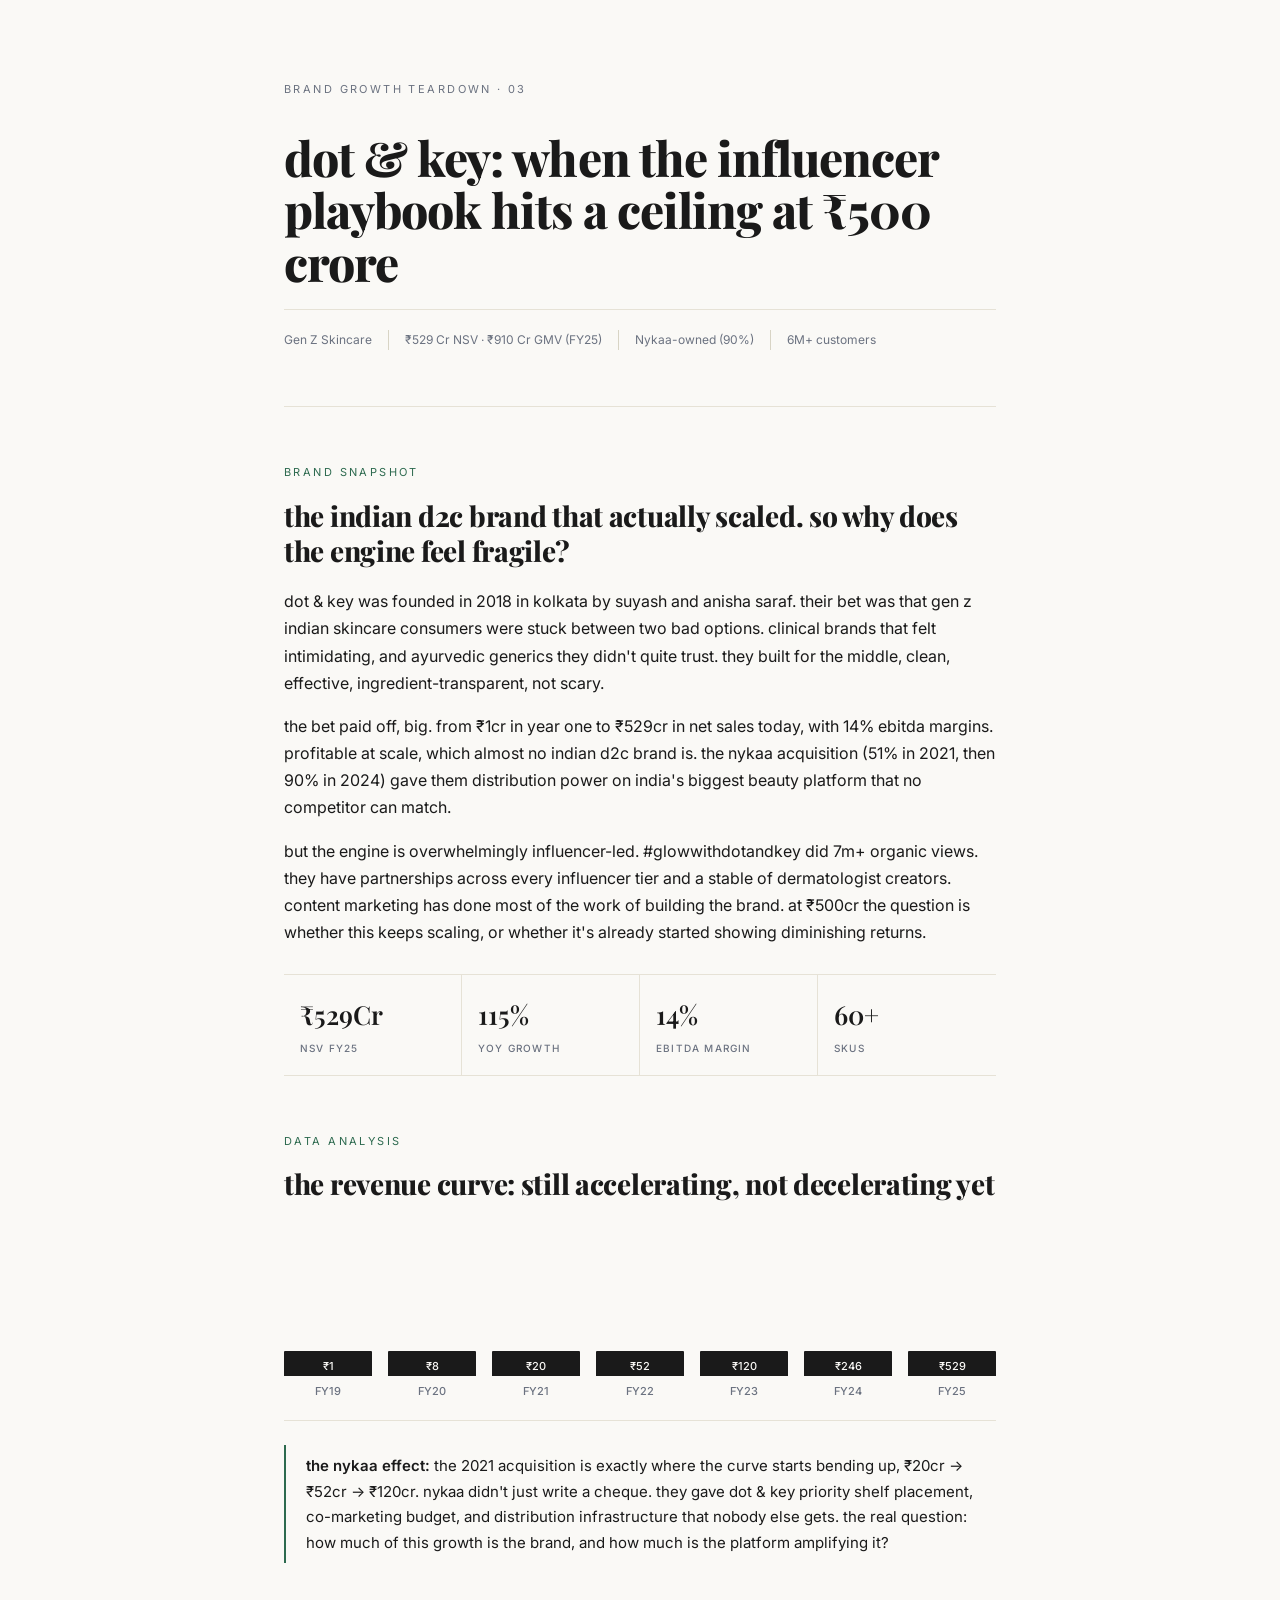
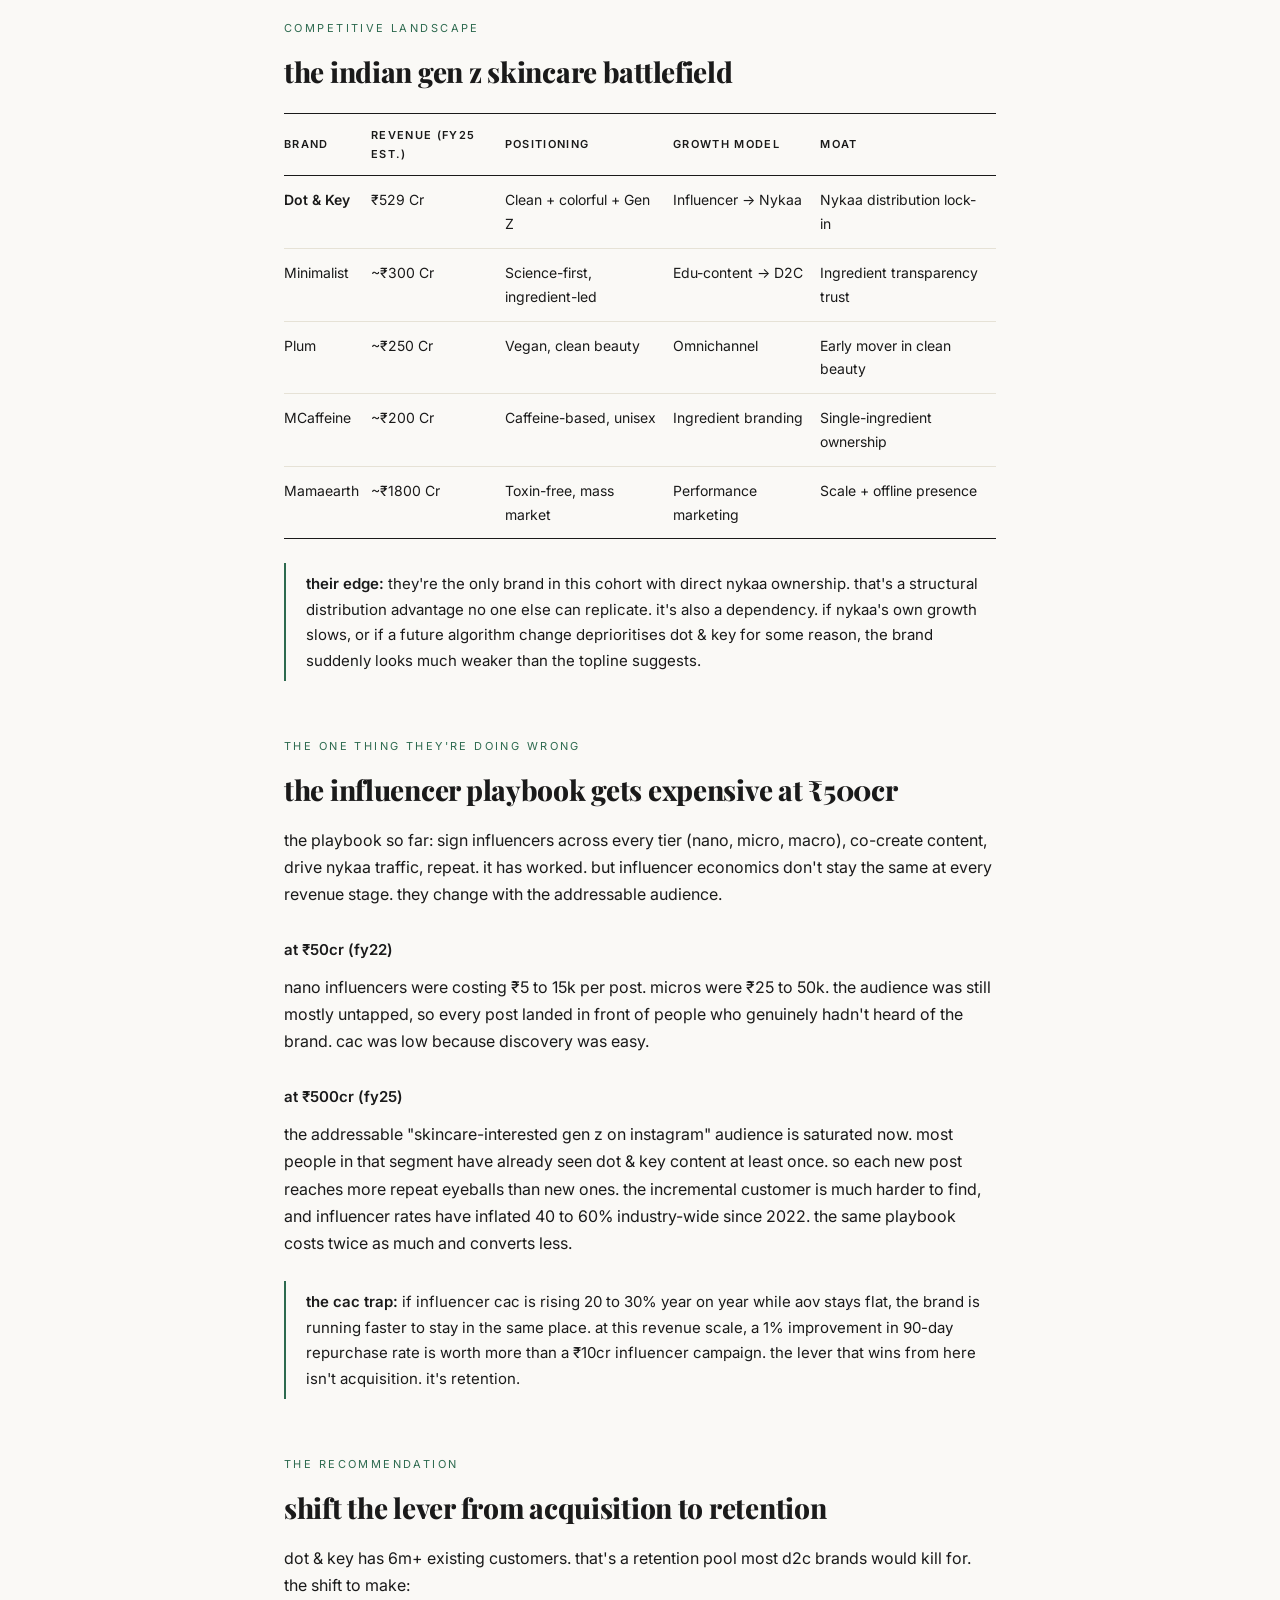
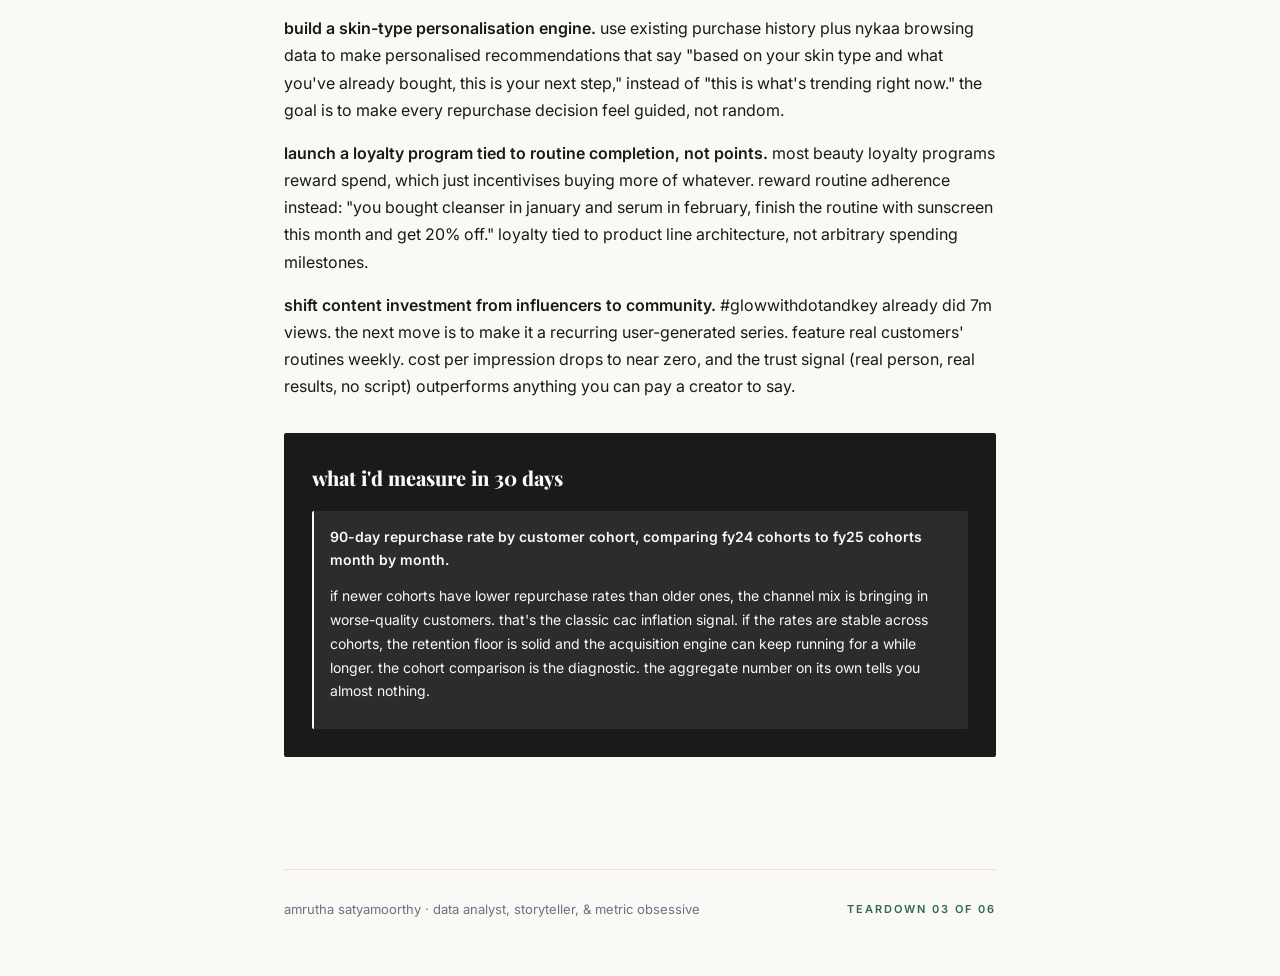
<file: public/teardowns/dot-and-key.html>
<!DOCTYPE html>
<html lang="en">
<head>
<meta charset="UTF-8">
<meta name="viewport" content="width=device-width, initial-scale=1.0">
<link rel="icon" href='data:image/svg+xml,<svg xmlns="http://www.w3.org/2000/svg" viewBox="0 0 100 100"><text y=".9em" font-size="90">💄</text></svg>'>
<title>Dot & Key, Brand Growth Teardown</title>
<link href="https://fonts.googleapis.com/css2?family=Playfair+Display:ital,wght@0,400;0,500;0,600;0,700;0,800;0,900;1,400&family=Inter:wght@400;500;600&display=swap" rel="stylesheet">
<style>
/* ============================================================
   MINIMAL TEARDOWN STYLESHEET — shared across all 6 reports.
   Black + white + warm paper + single green accent.
   Editorial newspaper / long-read essay feel.
   ============================================================ */

* { margin: 0; padding: 0; box-sizing: border-box; }

:root {
  --ink: #1a1a1a;
  --paper: #faf9f6;
  --accent: #2d6a4f;
  --muted: #6b7280;
  --line: #d8d4c5;
  --rule: #e6e2d6;
}

body {
  font-family: 'Inter', system-ui, sans-serif;
  background: var(--paper);
  color: var(--ink);
  line-height: 1.7;
  max-width: 760px;
  margin: 0 auto;
  padding: 0 1.5rem;
  -webkit-font-smoothing: antialiased;
  -moz-osx-font-smoothing: grayscale;
}

a { color: var(--accent); }
a:hover { text-decoration: underline; }

/* ============== HERO ============== */
.hero {
  padding: 80px 0 56px;
  border-bottom: 1px solid var(--rule);
  margin-bottom: 56px;
}
.hero .label {
  font-size: 11px;
  letter-spacing: 0.22em;
  text-transform: uppercase;
  color: var(--muted);
  margin-bottom: 32px;
}
.hero h1 {
  font-family: 'Playfair Display', Georgia, serif;
  font-weight: 800;
  font-size: clamp(32px, 4.5vw, 48px);
  line-height: 1.1;
  letter-spacing: -0.02em;
  margin-bottom: 20px;
  color: var(--ink);
}
.hero .subtitle {
  font-size: 17px;
  color: var(--ink);
  line-height: 1.6;
  max-width: 600px;
  font-style: italic;
  margin-bottom: 32px;
}
.meta-bar {
  display: flex;
  gap: 0;
  flex-wrap: wrap;
  border-top: 1px solid var(--rule);
  padding-top: 20px;
}
.meta-item {
  font-size: 12px;
  color: var(--muted);
  padding-right: 16px;
  margin-right: 16px;
  border-right: 1px solid var(--line);
}
.meta-item:last-child { border-right: none; }

/* ============== SECTIONS ============== */
.content { padding: 0 0 56px; }
.section { margin-bottom: 56px; }
.section-label {
  font-size: 11px;
  letter-spacing: 0.22em;
  text-transform: uppercase;
  color: var(--accent);
  margin-bottom: 16px;
}
h2 {
  font-family: 'Playfair Display', Georgia, serif;
  font-weight: 800;
  font-size: clamp(22px, 3vw, 28px);
  margin-bottom: 20px;
  color: var(--ink);
  line-height: 1.25;
  letter-spacing: -0.01em;
}
h3 {
  font-size: 15px;
  font-weight: 600;
  margin-top: 28px;
  margin-bottom: 12px;
  color: var(--ink);
  letter-spacing: 0;
}
p {
  font-size: 16px;
  color: var(--ink);
  margin-bottom: 16px;
}
strong { font-weight: 600; color: var(--ink); }
em { font-style: italic; }

/* ============== CALLOUT BOXES (all 3 styles converge) ============== */
.highlight-box,
.warning-box,
.insight-box {
  background: transparent;
  border: none;
  border-left: 2px solid var(--accent);
  padding: 8px 0 8px 20px;
  margin: 24px 0;
  border-radius: 0;
}
.highlight-box p,
.warning-box p,
.insight-box p {
  margin: 0;
  color: var(--ink);
  font-size: 15px;
}

/* ============== FUNNEL ============== */
.funnel { margin: 28px 0; }
.funnel-stage {
  display: flex;
  align-items: center;
  gap: 16px;
  margin-bottom: 6px;
  padding: 10px 0;
  border-bottom: 1px solid var(--rule);
}
.funnel-stage:last-child { border-bottom: none; }
.funnel-label {
  font-size: 13px;
  color: var(--ink);
  min-width: 100px;
  font-weight: 500;
}
.funnel-bar {
  height: 8px !important;
  background: var(--ink) !important;
  border-radius: 1px;
  display: flex !important;
  align-items: center !important;
  padding: 0 !important;
  color: var(--ink) !important;
  font-size: 0 !important;
  position: relative;
  flex-shrink: 0;
}
.funnel-bar .bar-val {
  position: absolute;
  left: calc(100% + 12px);
  font-size: 12px !important;
  color: var(--muted) !important;
  font-weight: 400 !important;
  white-space: nowrap;
}

/* ============== BAR CHART ============== */
.bar-chart { margin: 28px 0; }
.bar-row {
  display: flex;
  align-items: center;
  gap: 12px;
  margin-bottom: 4px;
  padding: 8px 0;
  border-bottom: 1px solid var(--rule);
}
.bar-row:last-child { border-bottom: none; }
.bar-name {
  font-size: 13px;
  color: var(--ink);
  min-width: 130px;
  font-weight: 500;
}
.bar-track {
  flex: 1;
  background: transparent !important;
  border-radius: 0 !important;
  height: auto !important;
  position: relative;
  display: flex;
  align-items: center;
}
.bar-fill {
  height: 6px !important;
  background: var(--ink) !important;
  border-radius: 1px !important;
  display: block !important;
  padding: 0 !important;
  flex-shrink: 0;
}
.bar-fill .bar-val {
  display: none !important;
}
.bar-val-out {
  font-size: 12px;
  color: var(--muted);
  margin-left: 12px;
  min-width: 100px;
  font-weight: 500;
}

/* ============== TABLES ============== */
.comp-table {
  width: 100%;
  border-collapse: collapse;
  margin: 24px 0;
  border: none;
  border-top: 1px solid var(--ink);
  border-bottom: 1px solid var(--ink);
  border-radius: 0 !important;
  overflow: visible !important;
}
.comp-table thead th {
  background: transparent !important;
  font-size: 11px;
  font-weight: 600;
  text-transform: uppercase;
  letter-spacing: 0.12em;
  padding: 12px 12px 12px 0;
  text-align: left;
  color: var(--ink);
  border-bottom: 1px solid var(--ink);
}
.comp-table tbody td {
  padding: 12px 12px 12px 0;
  font-size: 14px;
  border-bottom: 1px solid var(--rule);
  color: var(--ink);
  vertical-align: top;
}
.comp-table tbody tr:last-child td { border-bottom: none; }
.comp-table .brand-highlight {
  background: transparent !important;
  font-weight: 600;
}

/* ============== METRIC CARDS ============== */
.metrics {
  display: grid;
  grid-template-columns: repeat(auto-fit, minmax(140px, 1fr));
  gap: 0;
  margin: 28px 0;
  border-top: 1px solid var(--rule);
  border-bottom: 1px solid var(--rule);
}
.metric-card {
  background: transparent !important;
  border: none !important;
  border-right: 1px solid var(--rule) !important;
  border-radius: 0 !important;
  padding: 18px 16px !important;
  text-align: left !important;
}
.metric-card:last-child { border-right: none !important; }
.metric-card .num {
  font-family: 'Playfair Display', Georgia, serif;
  font-size: 26px;
  font-weight: 600;
  color: var(--ink);
  margin-bottom: 2px;
}
.metric-card .label {
  font-size: 10px;
  color: var(--muted);
  text-transform: uppercase;
  letter-spacing: 0.12em;
  font-weight: 500;
}

/* ============== TIMELINE ============== */
.timeline {
  margin: 24px 0;
  padding-left: 20px;
  border-left: 1px solid var(--rule);
}
.timeline-item {
  margin-bottom: 20px;
  position: relative;
  padding-left: 16px;
}
.timeline-item::before {
  content: '';
  width: 6px;
  height: 6px;
  border-radius: 50%;
  background: var(--ink);
  position: absolute;
  left: -23px;
  top: 8px;
}
.timeline-item .date {
  font-size: 11px;
  color: var(--accent);
  font-weight: 600;
  text-transform: uppercase;
  letter-spacing: 0.12em;
}
.timeline-item p {
  font-size: 14px;
  margin: 4px 0 0;
  color: var(--ink);
}

/* ============== VERDICT (the "what i'd measure" callout) ============== */
.verdict {
  background: var(--ink) !important;
  padding: 28px !important;
  border-radius: 2px !important;
  margin: 32px 0;
  color: var(--paper);
}
.verdict h3 {
  color: var(--paper) !important;
  font-family: 'Playfair Display', Georgia, serif;
  font-size: 20px;
  font-weight: 800;
  margin-top: 0;
  margin-bottom: 12px;
}
.verdict p {
  color: var(--paper) !important;
  font-size: 14px;
  margin: 0 0 12px;
}
.verdict .measure {
  background: rgba(255,255,255,0.08) !important;
  border-radius: 2px !important;
  padding: 14px 16px !important;
  margin-top: 16px;
  border-left: 2px solid var(--paper);
}
.verdict .measure p {
  color: var(--paper) !important;
  font-size: 14px;
}
.verdict .measure strong { color: var(--paper); }

/* ============== PIE-LIKE LIST ============== */
.pie-container {
  margin: 24px 0;
  border-top: 1px solid var(--rule);
  border-bottom: 1px solid var(--rule);
  padding: 16px 0;
}
.pie-container svg { display: none; }   /* hide the actual pie graphic */
.pie-legend {
  display: flex;
  flex-direction: column;
  gap: 10px;
}
.pie-legend-item {
  display: flex;
  align-items: baseline;
  gap: 12px;
  font-size: 14px;
  color: var(--ink);
  padding-left: 0;
}
.pie-dot {
  width: 8px !important;
  height: 8px !important;
  border-radius: 0 !important;
  background: var(--ink) !important;
  flex-shrink: 0;
}

/* ============== CHANNEL STACK (used by Fae Beauty) ============== */
.channel-stack { margin: 24px 0; }
.channel-row {
  display: flex;
  align-items: center;
  gap: 12px;
  margin-bottom: 8px;
  padding: 6px 0;
}
.channel-label {
  font-size: 13px;
  min-width: 60px;
  text-align: right;
  color: var(--muted);
  font-weight: 500;
}
.channel-bar {
  height: 8px !important;
  display: flex;
  border-radius: 1px;
  overflow: hidden;
  flex: 1;
  background: var(--rule);
}
.channel-seg {
  display: flex !important;
  align-items: center !important;
  justify-content: center !important;
  font-size: 0 !important;     /* hide the inline labels */
  color: transparent !important;
  height: 100% !important;
}
.channel-seg:nth-child(1) { background: var(--ink) !important; }
.channel-seg:nth-child(2) { background: #555 !important; }
.channel-seg:nth-child(3) { background: #888 !important; }
.channel-seg:nth-child(4) { background: var(--accent) !important; }
.channel-seg:nth-child(5) { background: #aaa !important; }
.channel-legend {
  display: flex;
  gap: 18px;
  margin-top: 14px;
  flex-wrap: wrap;
  font-size: 11px;
  color: var(--muted);
}
.channel-legend span {
  display: inline-flex;
  align-items: center;
  gap: 6px;
}
.channel-legend .dot {
  width: 8px !important;
  height: 8px !important;
  border-radius: 0 !important;
}
.channel-legend span:nth-child(1) .dot { background: var(--ink) !important; }
.channel-legend span:nth-child(2) .dot { background: #555 !important; }
.channel-legend span:nth-child(3) .dot { background: #888 !important; }
.channel-legend span:nth-child(4) .dot { background: var(--accent) !important; }
.channel-legend span:nth-child(5) .dot { background: #aaa !important; }

/* ============== REVENUE BAR CHART (Fae Beauty etc.) ============== */
.rev-chart { margin: 28px 0; }
.rev-row {
  display: flex;
  align-items: flex-end;
  gap: 16px;
  height: 200px;
  padding: 0 0 20px;
  border-bottom: 1px solid var(--rule);
}
.rev-bar-wrap {
  flex: 1;
  display: flex;
  flex-direction: column;
  align-items: center;
  gap: 6px;
}
.rev-bar {
  width: 100%;
  border-radius: 1px 1px 0 0 !important;
  background: var(--ink) !important;
  color: var(--paper) !important;
  display: flex;
  align-items: flex-start;
  justify-content: center;
  padding-top: 6px !important;
  padding-bottom: 0 !important;
  font-size: 11px !important;
  font-weight: 500 !important;
  min-height: 4px;
}
.rev-label {
  font-size: 11px;
  color: var(--muted);
  text-align: center;
  font-weight: 500;
}
.rev-note {
  font-size: 10px;
  color: var(--accent) !important;
  text-align: center;
  font-weight: 500;
  max-width: 72px;
  line-height: 1.3;
  margin-top: 0;
}

/* ============== FOOTER ============== */
.footer {
  padding: 28px 0 56px;
  border-top: 1px solid var(--rule);
  display: flex;
  justify-content: space-between;
  align-items: center;
  flex-wrap: wrap;
  gap: 12px;
}
.footer .author {
  font-size: 13px;
  color: var(--muted);
}
.footer .series {
  font-size: 11px;
  color: var(--accent);
  font-weight: 600;
  letter-spacing: 0.18em;
  text-transform: uppercase;
}

/* ============== SCROLLBAR + MOBILE ============== */
@media (max-width: 700px) {
  body { padding: 0 1rem; }
  .hero { padding: 56px 0 40px; }
  .hero h1 { font-size: 32px; }
  .metrics { grid-template-columns: repeat(2, 1fr); }
  .metric-card { border-right: none !important; border-bottom: 1px solid var(--rule) !important; }
}

</style>
</head>
<body>

<div class="hero">
  <div class="label">brand growth teardown · 03</div>
  <h1>dot & key: when the influencer playbook hits a ceiling at ₹500 crore</h1>
  <div class="meta-bar">
    <span class="meta-item">Gen Z Skincare</span>
    <span class="meta-item">₹529 Cr NSV · ₹910 Cr GMV (FY25)</span>
    <span class="meta-item">Nykaa-owned (90%)</span>
    <span class="meta-item">6M+ customers</span>
  </div>
</div>

<div class="content">

  <div class="section">
    <div class="section-label">brand snapshot</div>
    <h2>the indian d2c brand that actually scaled. so why does the engine feel fragile?</h2>
    <p>dot & key was founded in 2018 in kolkata by suyash and anisha saraf. their bet was that gen z indian skincare consumers were stuck between two bad options. clinical brands that felt intimidating, and ayurvedic generics they didn't quite trust. they built for the middle, clean, effective, ingredient-transparent, not scary.</p>
    <p>the bet paid off, big. from ₹1cr in year one to ₹529cr in net sales today, with 14% ebitda margins. profitable at scale, which almost no indian d2c brand is. the nykaa acquisition (51% in 2021, then 90% in 2024) gave them distribution power on india's biggest beauty platform that no competitor can match.</p>
    <p>but the engine is overwhelmingly influencer-led. #glowwithdotandkey did 7m+ organic views. they have partnerships across every influencer tier and a stable of dermatologist creators. content marketing has done most of the work of building the brand. at ₹500cr the question is whether this keeps scaling, or whether it's already started showing diminishing returns.</p>

    <div class="metrics">
      <div class="metric-card"><div class="num">₹529Cr</div><div class="label">NSV FY25</div></div>
      <div class="metric-card"><div class="num">115%</div><div class="label">YoY Growth</div></div>
      <div class="metric-card"><div class="num">14%</div><div class="label">EBITDA Margin</div></div>
      <div class="metric-card"><div class="num">60+</div><div class="label">SKUs</div></div>
    </div>
  </div>

  <div class="section">
    <div class="section-label">data analysis</div>
    <h2>the revenue curve: still accelerating, not decelerating yet</h2>

    <div class="rev-row">
      <div class="rev-bar-wrap">
        <div class="rev-bar" style="height:1%;">₹1</div>
        <div class="rev-label">FY19</div>
      </div>
      <div class="rev-bar-wrap">
        <div class="rev-bar" style="height:3%;">₹8</div>
        <div class="rev-label">FY20</div>
      </div>
      <div class="rev-bar-wrap">
        <div class="rev-bar" style="height:6%;">₹20</div>
        <div class="rev-label">FY21</div>
      </div>
      <div class="rev-bar-wrap">
        <div class="rev-bar" style="height:12%;">₹52</div>
        <div class="rev-label">FY22</div>
      </div>
      <div class="rev-bar-wrap">
        <div class="rev-bar" style="height:22%;">₹120</div>
        <div class="rev-label">FY23</div>
      </div>
      <div class="rev-bar-wrap">
        <div class="rev-bar" style="height:47%;">₹246</div>
        <div class="rev-label">FY24</div>
      </div>
      <div class="rev-bar-wrap">
        <div class="rev-bar" style="height:100%;">₹529</div>
        <div class="rev-label">FY25</div>
      </div>
    </div>

    <div class="highlight-box">
      <p><strong>the nykaa effect:</strong> the 2021 acquisition is exactly where the curve starts bending up, ₹20cr → ₹52cr → ₹120cr. nykaa didn't just write a cheque. they gave dot & key priority shelf placement, co-marketing budget, and distribution infrastructure that nobody else gets. the real question: how much of this growth is the brand, and how much is the platform amplifying it?</p>
    </div>
  </div>

  <div class="section">
    <div class="section-label">Competitive Landscape</div>
    <h2>the indian gen z skincare battlefield</h2>

    <table class="comp-table">
      <thead><tr><th>Brand</th><th>Revenue (FY25 est.)</th><th>Positioning</th><th>Growth model</th><th>Moat</th></tr></thead>
      <tbody>
        <tr class="hl"><td><strong>Dot & Key</strong></td><td>₹529 Cr</td><td>Clean + colorful + Gen Z</td><td>Influencer → Nykaa</td><td>Nykaa distribution lock-in</td></tr>
        <tr><td>Minimalist</td><td>~₹300 Cr</td><td>Science-first, ingredient-led</td><td>Edu-content → D2C</td><td>Ingredient transparency trust</td></tr>
        <tr><td>Plum</td><td>~₹250 Cr</td><td>Vegan, clean beauty</td><td>Omnichannel</td><td>Early mover in clean beauty</td></tr>
        <tr><td>MCaffeine</td><td>~₹200 Cr</td><td>Caffeine-based, unisex</td><td>Ingredient branding</td><td>Single-ingredient ownership</td></tr>
        <tr><td>Mamaearth</td><td>~₹1800 Cr</td><td>Toxin-free, mass market</td><td>Performance marketing</td><td>Scale + offline presence</td></tr>
      </tbody>
    </table>

    <div class="insight-box">
      <p><strong>their edge:</strong> they're the only brand in this cohort with direct nykaa ownership. that's a structural distribution advantage no one else can replicate. it's also a dependency. if nykaa's own growth slows, or if a future algorithm change deprioritises dot & key for some reason, the brand suddenly looks much weaker than the topline suggests.</p>
    </div>
  </div>

  <div class="section">
    <div class="section-label">the one thing they're doing wrong</div>
    <h2>the influencer playbook gets expensive at ₹500cr</h2>
    <p>the playbook so far: sign influencers across every tier (nano, micro, macro), co-create content, drive nykaa traffic, repeat. it has worked. but influencer economics don't stay the same at every revenue stage. they change with the addressable audience.</p>

    <div class="two-col">
      <div class="col-card">
        <h3>at ₹50cr (fy22)</h3>
        <p>nano influencers were costing ₹5 to 15k per post. micros were ₹25 to 50k. the audience was still mostly untapped, so every post landed in front of people who genuinely hadn't heard of the brand. cac was low because discovery was easy.</p>
      </div>
      <div class="col-card">
        <h3>at ₹500cr (fy25)</h3>
        <p>the addressable "skincare-interested gen z on instagram" audience is saturated now. most people in that segment have already seen dot & key content at least once. so each new post reaches more repeat eyeballs than new ones. the incremental customer is much harder to find, and influencer rates have inflated 40 to 60% industry-wide since 2022. the same playbook costs twice as much and converts less.</p>
      </div>
    </div>

    <div class="warning-box">
      <p><strong>the cac trap:</strong> if influencer cac is rising 20 to 30% year on year while aov stays flat, the brand is running faster to stay in the same place. at this revenue scale, a 1% improvement in 90-day repurchase rate is worth more than a ₹10cr influencer campaign. the lever that wins from here isn't acquisition. it's retention.</p>
    </div>
  </div>

  <div class="section">
    <div class="section-label">the recommendation</div>
    <h2>shift the lever from acquisition to retention</h2>
    <p>dot & key has 6m+ existing customers. that's a retention pool most d2c brands would kill for. the shift to make:</p>
    <p><strong>build a skin-type personalisation engine.</strong> use existing purchase history plus nykaa browsing data to make personalised recommendations that say "based on your skin type and what you've already bought, this is your next step," instead of "this is what's trending right now." the goal is to make every repurchase decision feel guided, not random.</p>
    <p><strong>launch a loyalty program tied to routine completion, not points.</strong> most beauty loyalty programs reward spend, which just incentivises buying more of whatever. reward routine adherence instead: "you bought cleanser in january and serum in february, finish the routine with sunscreen this month and get 20% off." loyalty tied to product line architecture, not arbitrary spending milestones.</p>
    <p><strong>shift content investment from influencers to community.</strong> #glowwithdotandkey already did 7m views. the next move is to make it a recurring user-generated series. feature real customers' routines weekly. cost per impression drops to near zero, and the trust signal (real person, real results, no script) outperforms anything you can pay a creator to say.</p>

    <div class="verdict">
      <h3>what i'd measure in 30 days</h3>
      <div class="measure">
        <p><strong><strong>90-day repurchase rate by customer cohort, comparing fy24 cohorts to fy25 cohorts month by month.</strong></strong></p>
        <p>if newer cohorts have lower repurchase rates than older ones, the channel mix is bringing in worse-quality customers. that's the classic cac inflation signal. if the rates are stable across cohorts, the retention floor is solid and the acquisition engine can keep running for a while longer. the cohort comparison is the diagnostic. the aggregate number on its own tells you almost nothing.</p>
      </div>
    </div>
  </div>

  

</div>

<div class="footer">
  <div class="author">amrutha satyamoorthy · data analyst, storyteller, & metric obsessive</div>
  <div class="series">teardown 03 of 06</div>
</div>

</body>
</html>
</file>
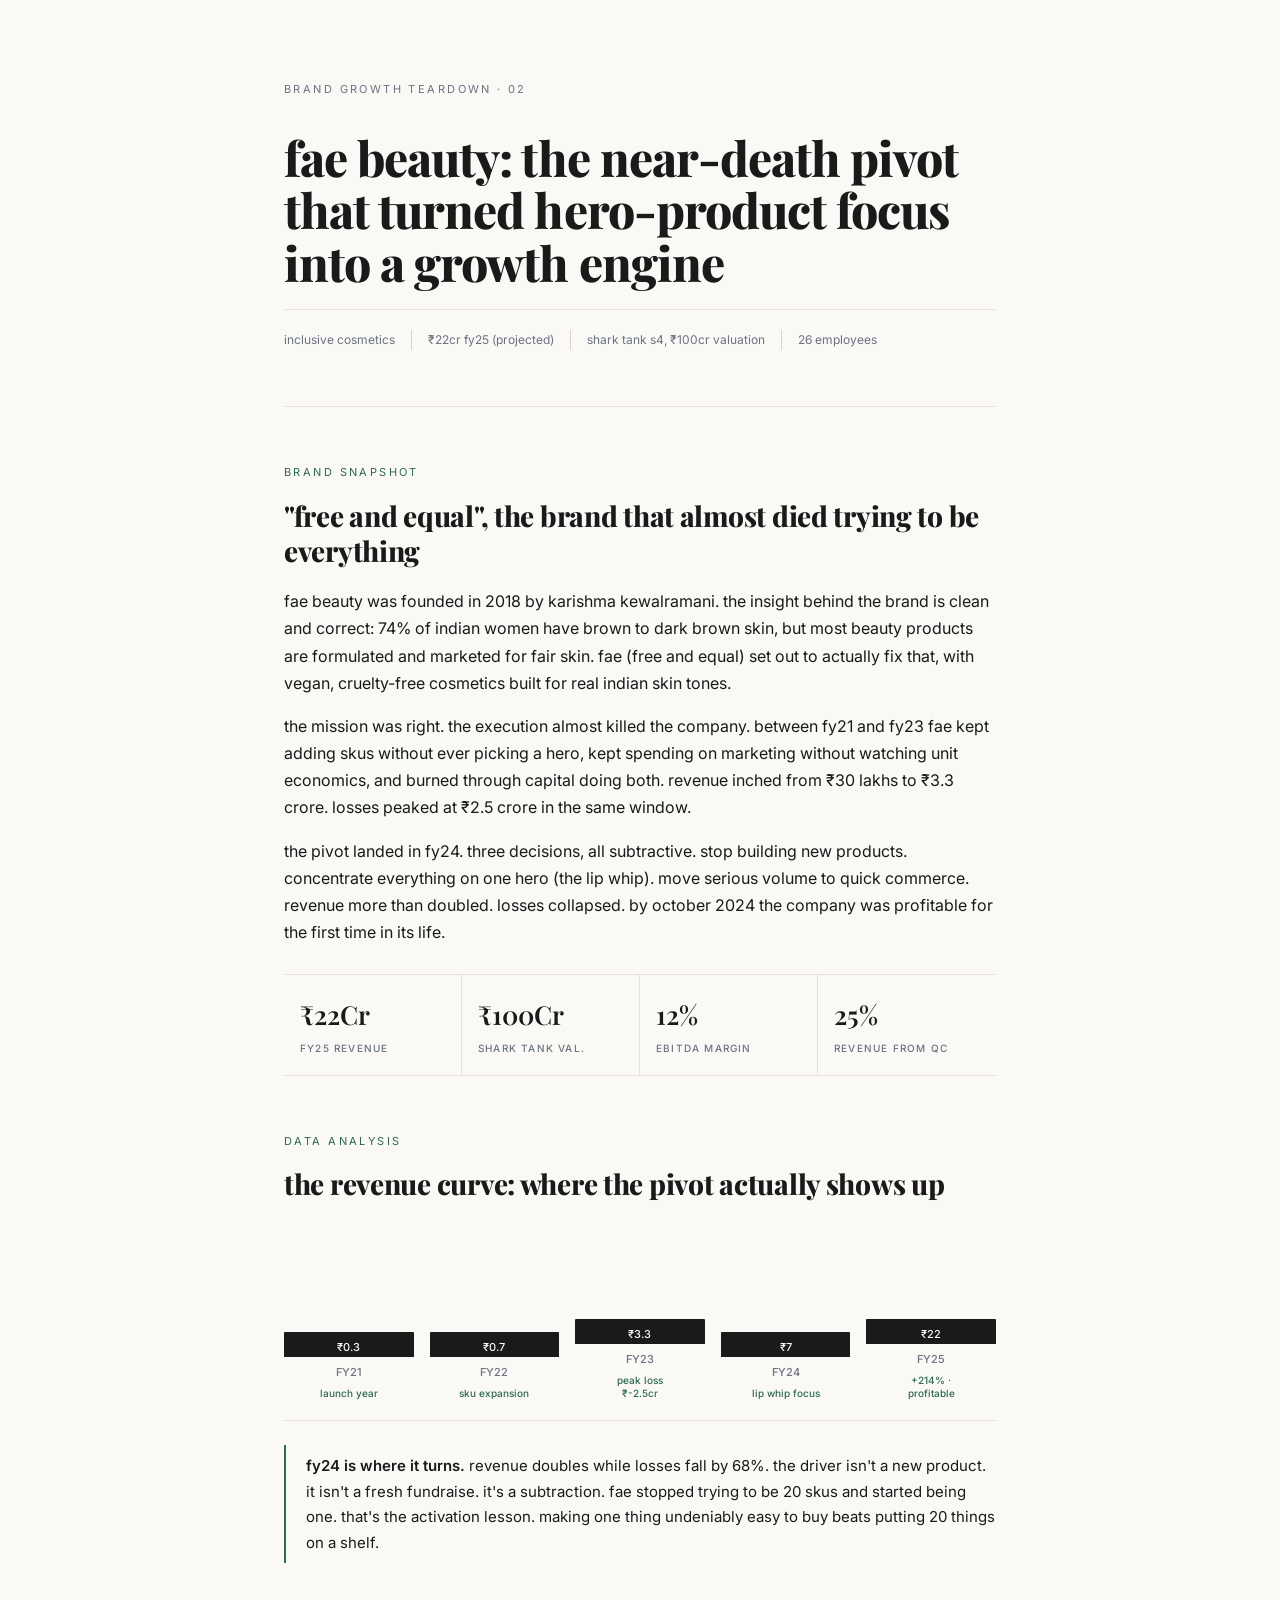
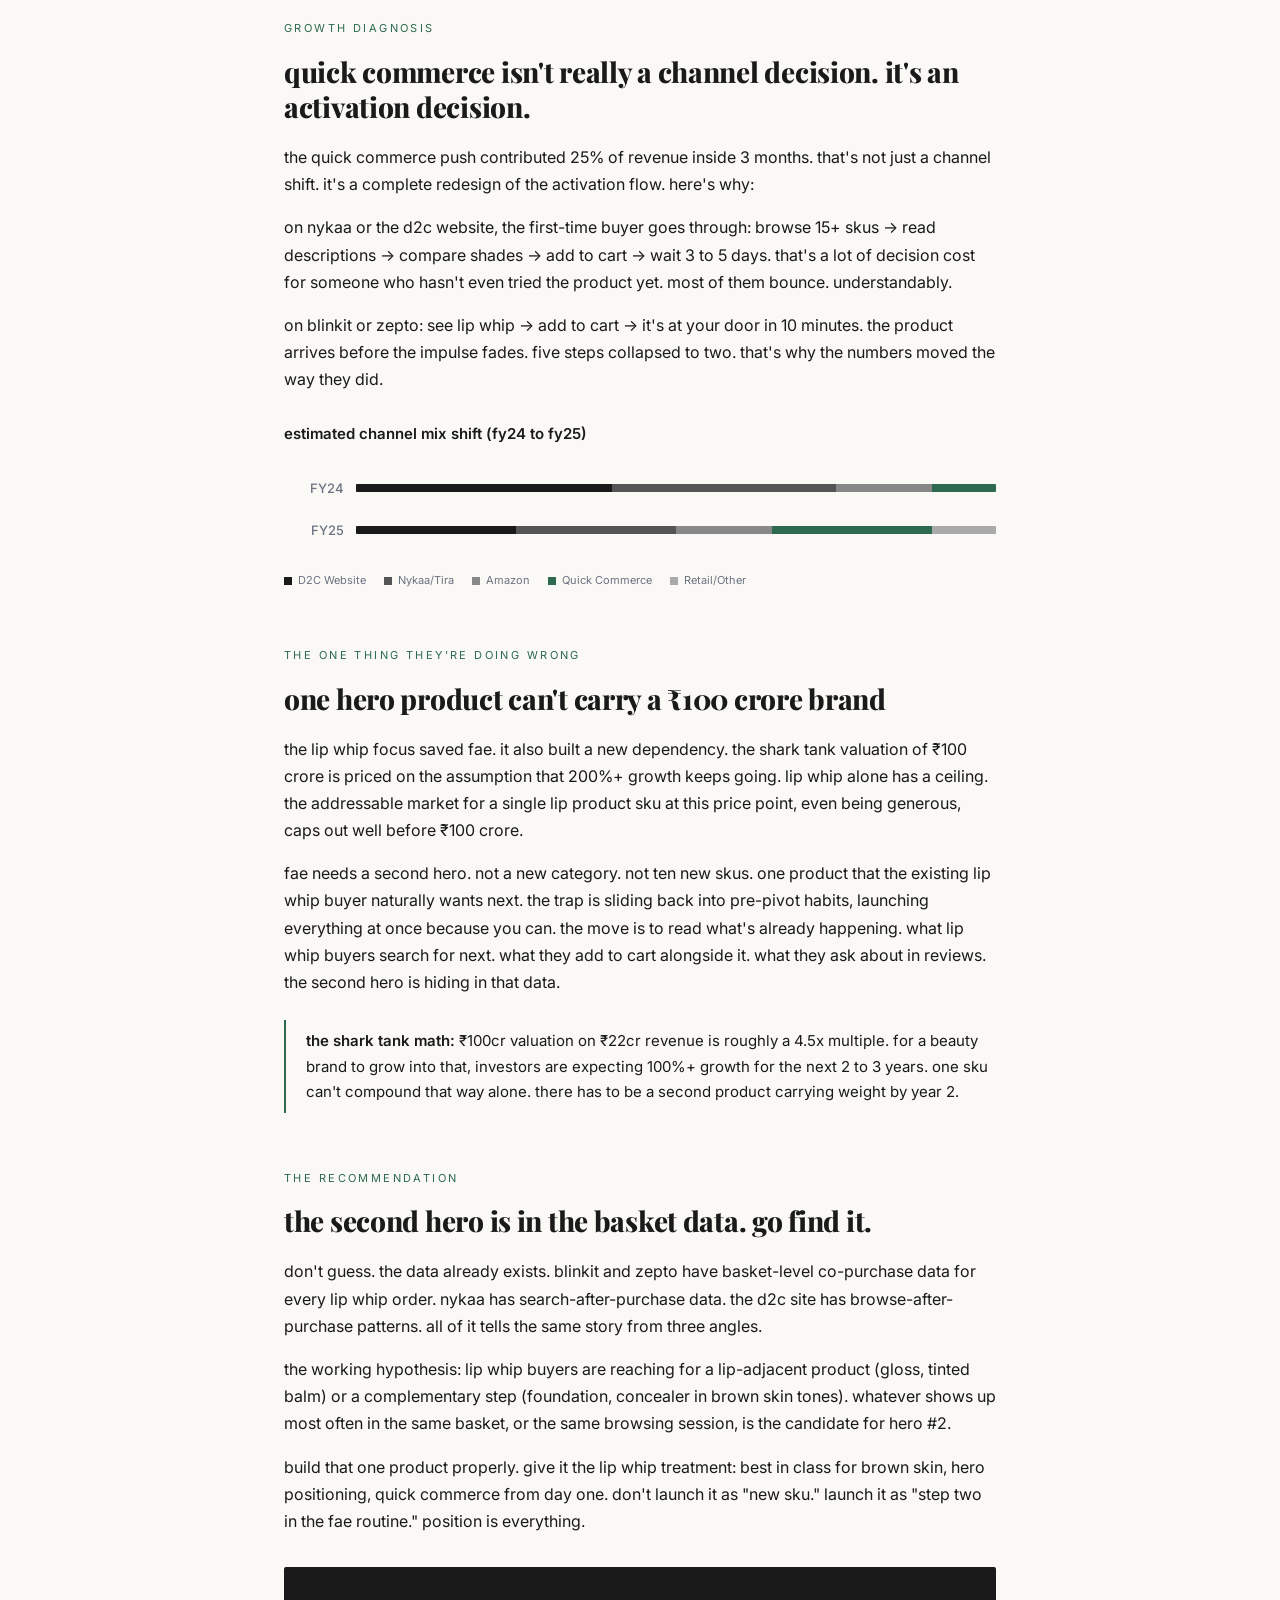
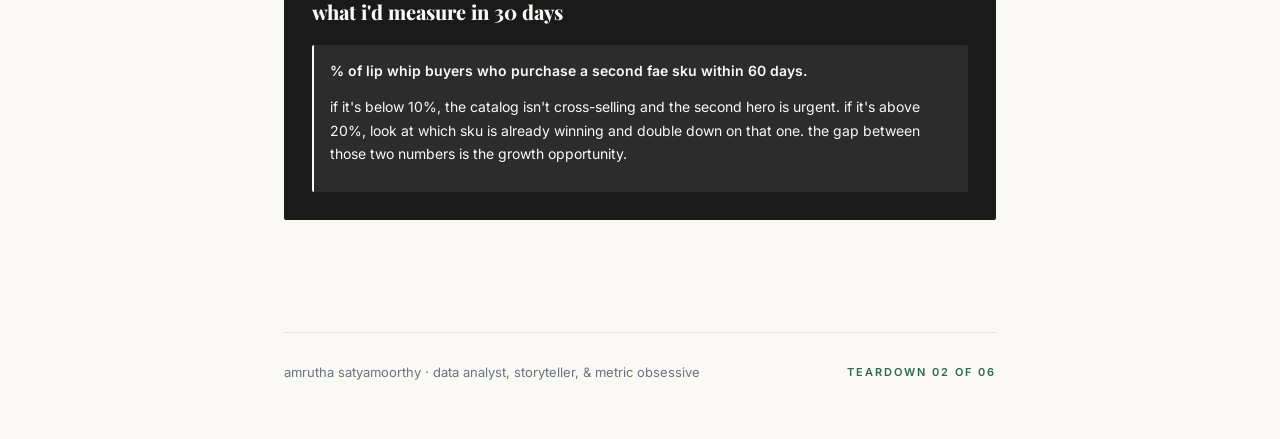
<file: public/teardowns/fae-beauty.html>
<!DOCTYPE html>
<html lang="en">
<head>
<meta charset="UTF-8">
<meta name="viewport" content="width=device-width, initial-scale=1.0">
<link rel="icon" href='data:image/svg+xml,<svg xmlns="http://www.w3.org/2000/svg" viewBox="0 0 100 100"><text y=".9em" font-size="90">💄</text></svg>'>
<title>Fae Beauty, Brand Growth Teardown</title>
<link href="https://fonts.googleapis.com/css2?family=Playfair+Display:ital,wght@0,400;0,500;0,600;0,700;0,800;0,900;1,400&family=Inter:wght@400;500;600&display=swap" rel="stylesheet">
<style>
/* ============================================================
   MINIMAL TEARDOWN STYLESHEET — shared across all 6 reports.
   Black + white + warm paper + single green accent.
   Editorial newspaper / long-read essay feel.
   ============================================================ */

* { margin: 0; padding: 0; box-sizing: border-box; }

:root {
  --ink: #1a1a1a;
  --paper: #faf9f6;
  --accent: #2d6a4f;
  --muted: #6b7280;
  --line: #d8d4c5;
  --rule: #e6e2d6;
}

body {
  font-family: 'Inter', system-ui, sans-serif;
  background: var(--paper);
  color: var(--ink);
  line-height: 1.7;
  max-width: 760px;
  margin: 0 auto;
  padding: 0 1.5rem;
  -webkit-font-smoothing: antialiased;
  -moz-osx-font-smoothing: grayscale;
}

a { color: var(--accent); }
a:hover { text-decoration: underline; }

/* ============== HERO ============== */
.hero {
  padding: 80px 0 56px;
  border-bottom: 1px solid var(--rule);
  margin-bottom: 56px;
}
.hero .label {
  font-size: 11px;
  letter-spacing: 0.22em;
  text-transform: uppercase;
  color: var(--muted);
  margin-bottom: 32px;
}
.hero h1 {
  font-family: 'Playfair Display', Georgia, serif;
  font-weight: 800;
  font-size: clamp(32px, 4.5vw, 48px);
  line-height: 1.1;
  letter-spacing: -0.02em;
  margin-bottom: 20px;
  color: var(--ink);
}
.hero .subtitle {
  font-size: 17px;
  color: var(--ink);
  line-height: 1.6;
  max-width: 600px;
  font-style: italic;
  margin-bottom: 32px;
}
.meta-bar {
  display: flex;
  gap: 0;
  flex-wrap: wrap;
  border-top: 1px solid var(--rule);
  padding-top: 20px;
}
.meta-item {
  font-size: 12px;
  color: var(--muted);
  padding-right: 16px;
  margin-right: 16px;
  border-right: 1px solid var(--line);
}
.meta-item:last-child { border-right: none; }

/* ============== SECTIONS ============== */
.content { padding: 0 0 56px; }
.section { margin-bottom: 56px; }
.section-label {
  font-size: 11px;
  letter-spacing: 0.22em;
  text-transform: uppercase;
  color: var(--accent);
  margin-bottom: 16px;
}
h2 {
  font-family: 'Playfair Display', Georgia, serif;
  font-weight: 800;
  font-size: clamp(22px, 3vw, 28px);
  margin-bottom: 20px;
  color: var(--ink);
  line-height: 1.25;
  letter-spacing: -0.01em;
}
h3 {
  font-size: 15px;
  font-weight: 600;
  margin-top: 28px;
  margin-bottom: 12px;
  color: var(--ink);
  letter-spacing: 0;
}
p {
  font-size: 16px;
  color: var(--ink);
  margin-bottom: 16px;
}
strong { font-weight: 600; color: var(--ink); }
em { font-style: italic; }

/* ============== CALLOUT BOXES (all 3 styles converge) ============== */
.highlight-box,
.warning-box,
.insight-box {
  background: transparent;
  border: none;
  border-left: 2px solid var(--accent);
  padding: 8px 0 8px 20px;
  margin: 24px 0;
  border-radius: 0;
}
.highlight-box p,
.warning-box p,
.insight-box p {
  margin: 0;
  color: var(--ink);
  font-size: 15px;
}

/* ============== FUNNEL ============== */
.funnel { margin: 28px 0; }
.funnel-stage {
  display: flex;
  align-items: center;
  gap: 16px;
  margin-bottom: 6px;
  padding: 10px 0;
  border-bottom: 1px solid var(--rule);
}
.funnel-stage:last-child { border-bottom: none; }
.funnel-label {
  font-size: 13px;
  color: var(--ink);
  min-width: 100px;
  font-weight: 500;
}
.funnel-bar {
  height: 8px !important;
  background: var(--ink) !important;
  border-radius: 1px;
  display: flex !important;
  align-items: center !important;
  padding: 0 !important;
  color: var(--ink) !important;
  font-size: 0 !important;
  position: relative;
  flex-shrink: 0;
}
.funnel-bar .bar-val {
  position: absolute;
  left: calc(100% + 12px);
  font-size: 12px !important;
  color: var(--muted) !important;
  font-weight: 400 !important;
  white-space: nowrap;
}

/* ============== BAR CHART ============== */
.bar-chart { margin: 28px 0; }
.bar-row {
  display: flex;
  align-items: center;
  gap: 12px;
  margin-bottom: 4px;
  padding: 8px 0;
  border-bottom: 1px solid var(--rule);
}
.bar-row:last-child { border-bottom: none; }
.bar-name {
  font-size: 13px;
  color: var(--ink);
  min-width: 130px;
  font-weight: 500;
}
.bar-track {
  flex: 1;
  background: transparent !important;
  border-radius: 0 !important;
  height: auto !important;
  position: relative;
  display: flex;
  align-items: center;
}
.bar-fill {
  height: 6px !important;
  background: var(--ink) !important;
  border-radius: 1px !important;
  display: block !important;
  padding: 0 !important;
  flex-shrink: 0;
}
.bar-fill .bar-val {
  display: none !important;
}
.bar-val-out {
  font-size: 12px;
  color: var(--muted);
  margin-left: 12px;
  min-width: 100px;
  font-weight: 500;
}

/* ============== TABLES ============== */
.comp-table {
  width: 100%;
  border-collapse: collapse;
  margin: 24px 0;
  border: none;
  border-top: 1px solid var(--ink);
  border-bottom: 1px solid var(--ink);
  border-radius: 0 !important;
  overflow: visible !important;
}
.comp-table thead th {
  background: transparent !important;
  font-size: 11px;
  font-weight: 600;
  text-transform: uppercase;
  letter-spacing: 0.12em;
  padding: 12px 12px 12px 0;
  text-align: left;
  color: var(--ink);
  border-bottom: 1px solid var(--ink);
}
.comp-table tbody td {
  padding: 12px 12px 12px 0;
  font-size: 14px;
  border-bottom: 1px solid var(--rule);
  color: var(--ink);
  vertical-align: top;
}
.comp-table tbody tr:last-child td { border-bottom: none; }
.comp-table .brand-highlight {
  background: transparent !important;
  font-weight: 600;
}

/* ============== METRIC CARDS ============== */
.metrics {
  display: grid;
  grid-template-columns: repeat(auto-fit, minmax(140px, 1fr));
  gap: 0;
  margin: 28px 0;
  border-top: 1px solid var(--rule);
  border-bottom: 1px solid var(--rule);
}
.metric-card {
  background: transparent !important;
  border: none !important;
  border-right: 1px solid var(--rule) !important;
  border-radius: 0 !important;
  padding: 18px 16px !important;
  text-align: left !important;
}
.metric-card:last-child { border-right: none !important; }
.metric-card .num {
  font-family: 'Playfair Display', Georgia, serif;
  font-size: 26px;
  font-weight: 600;
  color: var(--ink);
  margin-bottom: 2px;
}
.metric-card .label {
  font-size: 10px;
  color: var(--muted);
  text-transform: uppercase;
  letter-spacing: 0.12em;
  font-weight: 500;
}

/* ============== TIMELINE ============== */
.timeline {
  margin: 24px 0;
  padding-left: 20px;
  border-left: 1px solid var(--rule);
}
.timeline-item {
  margin-bottom: 20px;
  position: relative;
  padding-left: 16px;
}
.timeline-item::before {
  content: '';
  width: 6px;
  height: 6px;
  border-radius: 50%;
  background: var(--ink);
  position: absolute;
  left: -23px;
  top: 8px;
}
.timeline-item .date {
  font-size: 11px;
  color: var(--accent);
  font-weight: 600;
  text-transform: uppercase;
  letter-spacing: 0.12em;
}
.timeline-item p {
  font-size: 14px;
  margin: 4px 0 0;
  color: var(--ink);
}

/* ============== VERDICT (the "what i'd measure" callout) ============== */
.verdict {
  background: var(--ink) !important;
  padding: 28px !important;
  border-radius: 2px !important;
  margin: 32px 0;
  color: var(--paper);
}
.verdict h3 {
  color: var(--paper) !important;
  font-family: 'Playfair Display', Georgia, serif;
  font-size: 20px;
  font-weight: 800;
  margin-top: 0;
  margin-bottom: 12px;
}
.verdict p {
  color: var(--paper) !important;
  font-size: 14px;
  margin: 0 0 12px;
}
.verdict .measure {
  background: rgba(255,255,255,0.08) !important;
  border-radius: 2px !important;
  padding: 14px 16px !important;
  margin-top: 16px;
  border-left: 2px solid var(--paper);
}
.verdict .measure p {
  color: var(--paper) !important;
  font-size: 14px;
}
.verdict .measure strong { color: var(--paper); }

/* ============== PIE-LIKE LIST ============== */
.pie-container {
  margin: 24px 0;
  border-top: 1px solid var(--rule);
  border-bottom: 1px solid var(--rule);
  padding: 16px 0;
}
.pie-container svg { display: none; }   /* hide the actual pie graphic */
.pie-legend {
  display: flex;
  flex-direction: column;
  gap: 10px;
}
.pie-legend-item {
  display: flex;
  align-items: baseline;
  gap: 12px;
  font-size: 14px;
  color: var(--ink);
  padding-left: 0;
}
.pie-dot {
  width: 8px !important;
  height: 8px !important;
  border-radius: 0 !important;
  background: var(--ink) !important;
  flex-shrink: 0;
}

/* ============== CHANNEL STACK (used by Fae Beauty) ============== */
.channel-stack { margin: 24px 0; }
.channel-row {
  display: flex;
  align-items: center;
  gap: 12px;
  margin-bottom: 8px;
  padding: 6px 0;
}
.channel-label {
  font-size: 13px;
  min-width: 60px;
  text-align: right;
  color: var(--muted);
  font-weight: 500;
}
.channel-bar {
  height: 8px !important;
  display: flex;
  border-radius: 1px;
  overflow: hidden;
  flex: 1;
  background: var(--rule);
}
.channel-seg {
  display: flex !important;
  align-items: center !important;
  justify-content: center !important;
  font-size: 0 !important;     /* hide the inline labels */
  color: transparent !important;
  height: 100% !important;
}
.channel-seg:nth-child(1) { background: var(--ink) !important; }
.channel-seg:nth-child(2) { background: #555 !important; }
.channel-seg:nth-child(3) { background: #888 !important; }
.channel-seg:nth-child(4) { background: var(--accent) !important; }
.channel-seg:nth-child(5) { background: #aaa !important; }
.channel-legend {
  display: flex;
  gap: 18px;
  margin-top: 14px;
  flex-wrap: wrap;
  font-size: 11px;
  color: var(--muted);
}
.channel-legend span {
  display: inline-flex;
  align-items: center;
  gap: 6px;
}
.channel-legend .dot {
  width: 8px !important;
  height: 8px !important;
  border-radius: 0 !important;
}
.channel-legend span:nth-child(1) .dot { background: var(--ink) !important; }
.channel-legend span:nth-child(2) .dot { background: #555 !important; }
.channel-legend span:nth-child(3) .dot { background: #888 !important; }
.channel-legend span:nth-child(4) .dot { background: var(--accent) !important; }
.channel-legend span:nth-child(5) .dot { background: #aaa !important; }

/* ============== REVENUE BAR CHART (Fae Beauty etc.) ============== */
.rev-chart { margin: 28px 0; }
.rev-row {
  display: flex;
  align-items: flex-end;
  gap: 16px;
  height: 200px;
  padding: 0 0 20px;
  border-bottom: 1px solid var(--rule);
}
.rev-bar-wrap {
  flex: 1;
  display: flex;
  flex-direction: column;
  align-items: center;
  gap: 6px;
}
.rev-bar {
  width: 100%;
  border-radius: 1px 1px 0 0 !important;
  background: var(--ink) !important;
  color: var(--paper) !important;
  display: flex;
  align-items: flex-start;
  justify-content: center;
  padding-top: 6px !important;
  padding-bottom: 0 !important;
  font-size: 11px !important;
  font-weight: 500 !important;
  min-height: 4px;
}
.rev-label {
  font-size: 11px;
  color: var(--muted);
  text-align: center;
  font-weight: 500;
}
.rev-note {
  font-size: 10px;
  color: var(--accent) !important;
  text-align: center;
  font-weight: 500;
  max-width: 72px;
  line-height: 1.3;
  margin-top: 0;
}

/* ============== FOOTER ============== */
.footer {
  padding: 28px 0 56px;
  border-top: 1px solid var(--rule);
  display: flex;
  justify-content: space-between;
  align-items: center;
  flex-wrap: wrap;
  gap: 12px;
}
.footer .author {
  font-size: 13px;
  color: var(--muted);
}
.footer .series {
  font-size: 11px;
  color: var(--accent);
  font-weight: 600;
  letter-spacing: 0.18em;
  text-transform: uppercase;
}

/* ============== SCROLLBAR + MOBILE ============== */
@media (max-width: 700px) {
  body { padding: 0 1rem; }
  .hero { padding: 56px 0 40px; }
  .hero h1 { font-size: 32px; }
  .metrics { grid-template-columns: repeat(2, 1fr); }
  .metric-card { border-right: none !important; border-bottom: 1px solid var(--rule) !important; }
}

</style>
</head>
<body>

<div class="hero">
  <div class="label">brand growth teardown · 02</div>
  <h1>fae beauty: the near-death pivot that turned hero-product focus into a growth engine</h1>
  <div class="meta-bar">
    <span class="meta-item">inclusive cosmetics</span>
    <span class="meta-item">₹22cr fy25 (projected)</span>
    <span class="meta-item">shark tank s4, ₹100cr valuation</span>
    <span class="meta-item">26 employees</span>
  </div>
</div>

<div class="content">

  <div class="section">
    <div class="section-label">brand snapshot</div>
    <h2>"free and equal", the brand that almost died trying to be everything</h2>
    <p>fae beauty was founded in 2018 by karishma kewalramani. the insight behind the brand is clean and correct: 74% of indian women have brown to dark brown skin, but most beauty products are formulated and marketed for fair skin. fae (free and equal) set out to actually fix that, with vegan, cruelty-free cosmetics built for real indian skin tones.</p>
    <p>the mission was right. the execution almost killed the company. between fy21 and fy23 fae kept adding skus without ever picking a hero, kept spending on marketing without watching unit economics, and burned through capital doing both. revenue inched from ₹30 lakhs to ₹3.3 crore. losses peaked at ₹2.5 crore in the same window.</p>
    <p>the pivot landed in fy24. three decisions, all subtractive. stop building new products. concentrate everything on one hero (the lip whip). move serious volume to quick commerce. revenue more than doubled. losses collapsed. by october 2024 the company was profitable for the first time in its life.</p>

    <div class="metrics">
      <div class="metric-card"><div class="num">₹22Cr</div><div class="label">fy25 revenue</div></div>
      <div class="metric-card"><div class="num">₹100Cr</div><div class="label">shark tank val.</div></div>
      <div class="metric-card"><div class="num">12%</div><div class="label">ebitda margin</div></div>
      <div class="metric-card"><div class="num">25%</div><div class="label">revenue from qc</div></div>
    </div>
  </div>

  <div class="section">
    <div class="section-label">data analysis</div>
    <h2>the revenue curve: where the pivot actually shows up</h2>

    <div class="rev-row">
      <div class="rev-bar-wrap">
        <div class="rev-bar" style="height:3%;">₹0.3</div>
        <div class="rev-label">FY21</div>
        <div class="rev-note">launch year</div>
      </div>
      <div class="rev-bar-wrap">
        <div class="rev-bar" style="height:6%;">₹0.7</div>
        <div class="rev-label">FY22</div>
        <div class="rev-note">sku expansion</div>
      </div>
      <div class="rev-bar-wrap">
        <div class="rev-bar" style="height:22%;">₹3.3</div>
        <div class="rev-label">FY23</div>
        <div class="rev-note">peak loss ₹-2.5cr</div>
      </div>
      <div class="rev-bar-wrap">
        <div class="rev-bar" style="height:46%;">₹7</div>
        <div class="rev-label">FY24</div>
        <div class="rev-note" >lip whip focus</div>
      </div>
      <div class="rev-bar-wrap">
        <div class="rev-bar" style="height:100%;">₹22</div>
        <div class="rev-label">FY25</div>
        <div class="rev-note" >+214% · profitable</div>
      </div>
    </div>

    <div class="insight-box">
      <p><strong>fy24 is where it turns.</strong> revenue doubles while losses fall by 68%. the driver isn't a new product. it isn't a fresh fundraise. it's a subtraction. fae stopped trying to be 20 skus and started being one. that's the activation lesson. making one thing undeniably easy to buy beats putting 20 things on a shelf.</p>
    </div>
  </div>

  <div class="section">
    <div class="section-label">growth diagnosis</div>
    <h2>quick commerce isn't really a channel decision. it's an activation decision.</h2>
    <p>the quick commerce push contributed 25% of revenue inside 3 months. that's not just a channel shift. it's a complete redesign of the activation flow. here's why:</p>
    <p>on nykaa or the d2c website, the first-time buyer goes through: browse 15+ skus → read descriptions → compare shades → add to cart → wait 3 to 5 days. that's a lot of decision cost for someone who hasn't even tried the product yet. most of them bounce. understandably.</p>
    <p>on blinkit or zepto: see lip whip → add to cart → it's at your door in 10 minutes. the product arrives before the impulse fades. five steps collapsed to two. that's why the numbers moved the way they did.</p>

    <h3>estimated channel mix shift (fy24 to fy25)</h3>
    <div class="channel-stack">
      <div class="channel-row">
        <div class="channel-label">FY24</div>
        <div class="channel-bar">
          <div class="channel-seg" style="width:40%;">D2C 40%</div>
          <div class="channel-seg" style="width:35%;">Nykaa 35%</div>
          <div class="channel-seg" style="width:15%;">Amazon 15%</div>
          <div class="channel-seg" style="width:10%;">QC 10%</div>
        </div>
      </div>
      <div class="channel-row">
        <div class="channel-label">FY25</div>
        <div class="channel-bar">
          <div class="channel-seg" style="width:25%;">D2C 25%</div>
          <div class="channel-seg" style="width:25%;">Nykaa 25%</div>
          <div class="channel-seg" style="width:15%;">Amazon 15%</div>
          <div class="channel-seg" style="width:25%;">QC 25%</div>
          <div class="channel-seg" style="width:10%;">Retail 10%</div>
        </div>
      </div>
    </div>
    <div class="channel-legend">
      <span><span class="dot" ></span>D2C Website</span>
      <span><span class="dot" ></span>Nykaa/Tira</span>
      <span><span class="dot" ></span>Amazon</span>
      <span><span class="dot" ></span>Quick Commerce</span>
      <span><span class="dot" ></span>Retail/Other</span>
    </div>
  </div>

  <div class="section">
    <div class="section-label">the one thing they're doing wrong</div>
    <h2>one hero product can't carry a ₹100 crore brand</h2>
    <p>the lip whip focus saved fae. it also built a new dependency. the shark tank valuation of ₹100 crore is priced on the assumption that 200%+ growth keeps going. lip whip alone has a ceiling. the addressable market for a single lip product sku at this price point, even being generous, caps out well before ₹100 crore.</p>
    <p>fae needs a second hero. not a new category. not ten new skus. one product that the existing lip whip buyer naturally wants next. the trap is sliding back into pre-pivot habits, launching everything at once because you can. the move is to read what's already happening. what lip whip buyers search for next. what they add to cart alongside it. what they ask about in reviews. the second hero is hiding in that data.</p>

    <div class="warning-box">
      <p><strong>the shark tank math:</strong> ₹100cr valuation on ₹22cr revenue is roughly a 4.5x multiple. for a beauty brand to grow into that, investors are expecting 100%+ growth for the next 2 to 3 years. one sku can't compound that way alone. there has to be a second product carrying weight by year 2.</p>
    </div>
  </div>

  <div class="section">
    <div class="section-label">the recommendation</div>
    <h2>the second hero is in the basket data. go find it.</h2>
    <p>don't guess. the data already exists. blinkit and zepto have basket-level co-purchase data for every lip whip order. nykaa has search-after-purchase data. the d2c site has browse-after-purchase patterns. all of it tells the same story from three angles.</p>
    <p>the working hypothesis: lip whip buyers are reaching for a lip-adjacent product (gloss, tinted balm) or a complementary step (foundation, concealer in brown skin tones). whatever shows up most often in the same basket, or the same browsing session, is the candidate for hero #2.</p>
    <p>build that one product properly. give it the lip whip treatment: best in class for brown skin, hero positioning, quick commerce from day one. don't launch it as "new sku." launch it as "step two in the fae routine." position is everything.</p>

    <div class="verdict">
      <h3>what i'd measure in 30 days</h3>
      <div class="measure">
        <p><strong>% of lip whip buyers who purchase a second fae sku within 60 days.</strong></p>
        <p>if it's below 10%, the catalog isn't cross-selling and the second hero is urgent. if it's above 20%, look at which sku is already winning and double down on that one. the gap between those two numbers is the growth opportunity.</p>
      </div>
    </div>
  </div>

  

</div>

<div class="footer">
  <div class="author">amrutha satyamoorthy · data analyst, storyteller, & metric obsessive</div>
  <div class="series">teardown 02 of 06</div>
</div>

</body>
</html>
</file>
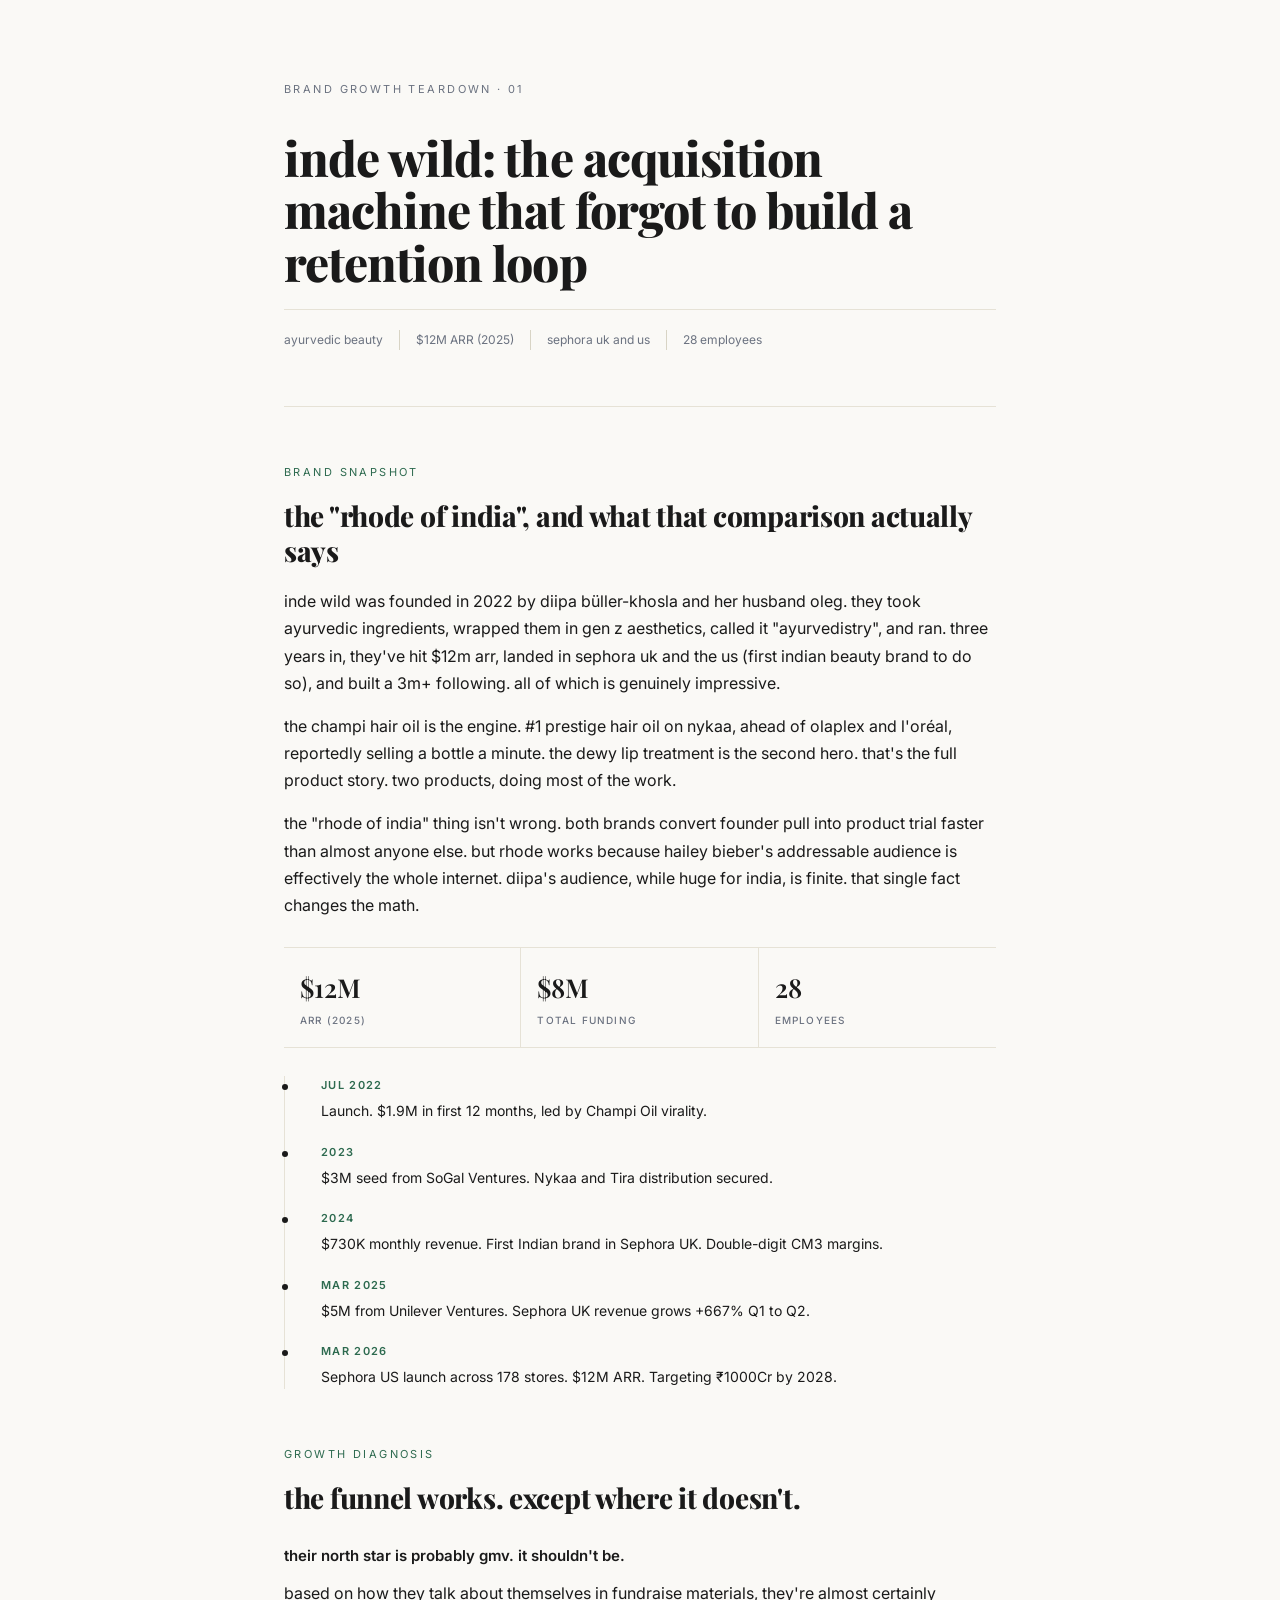
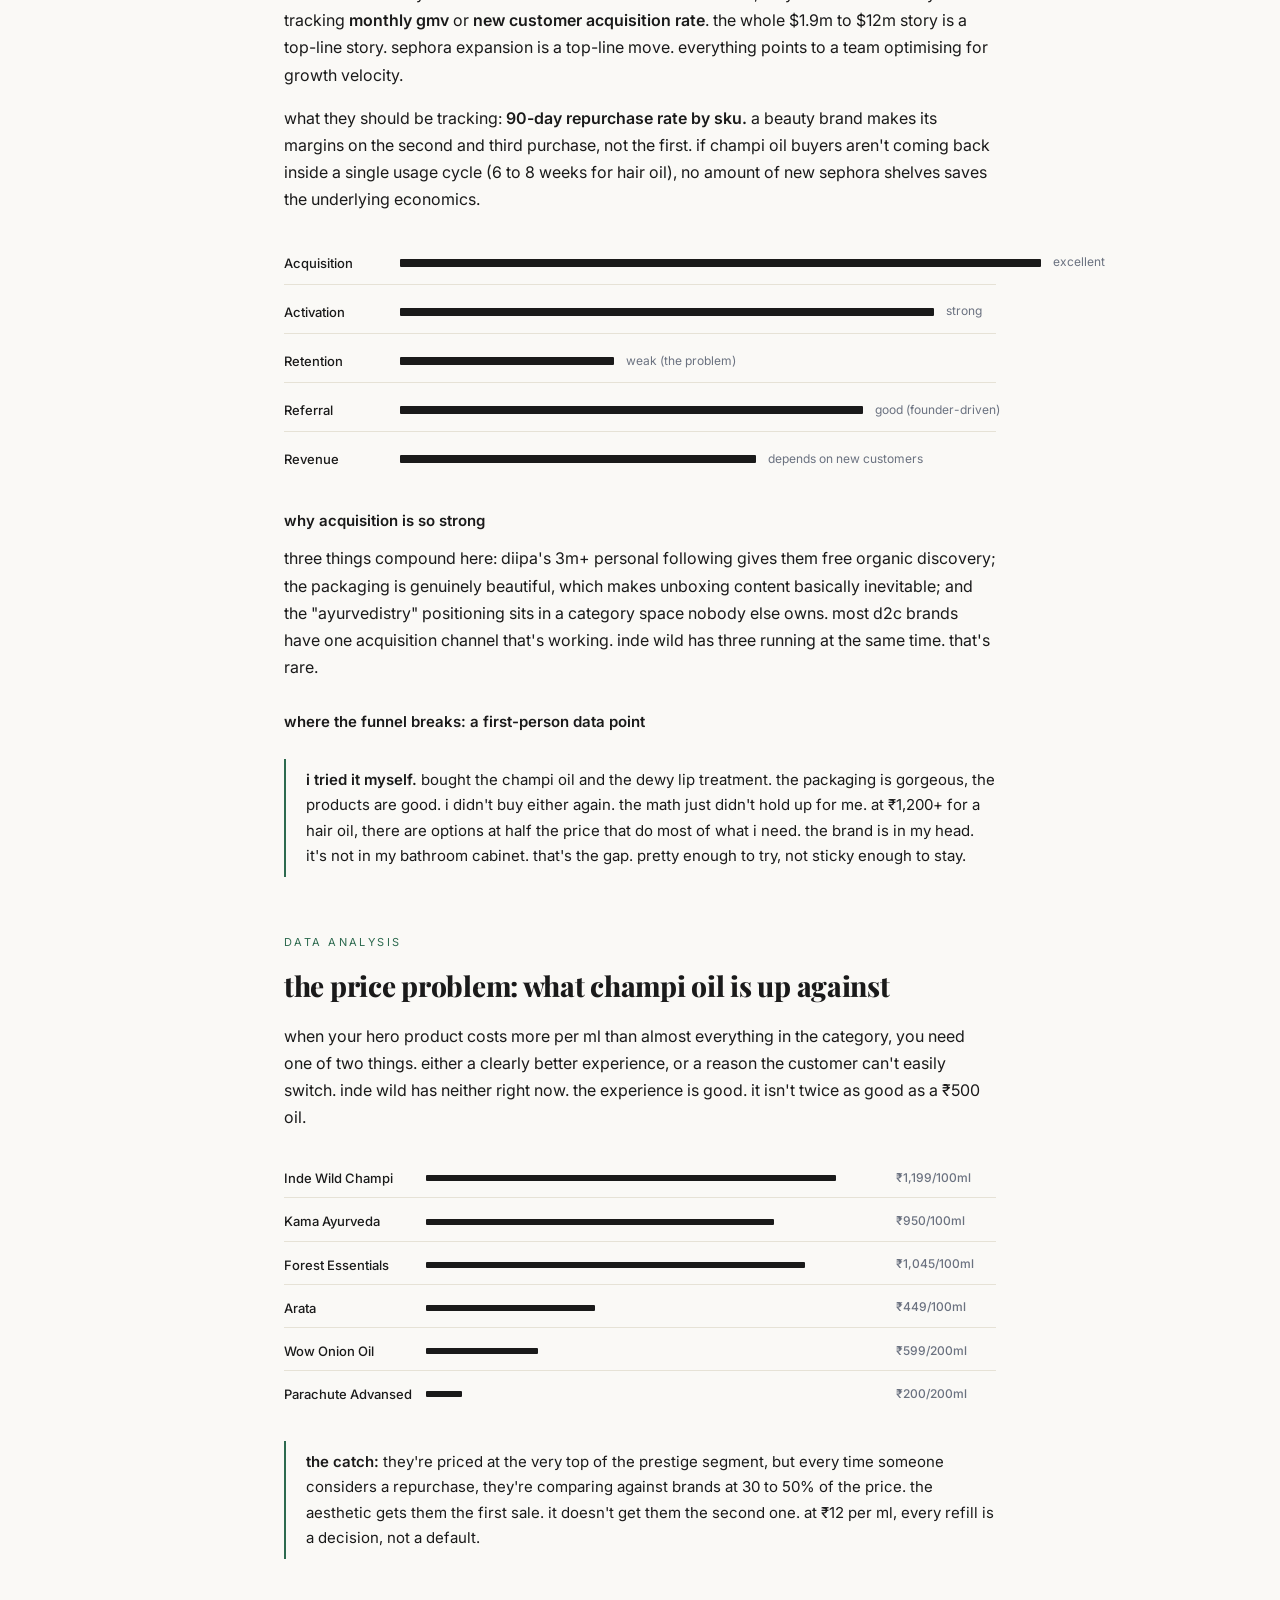
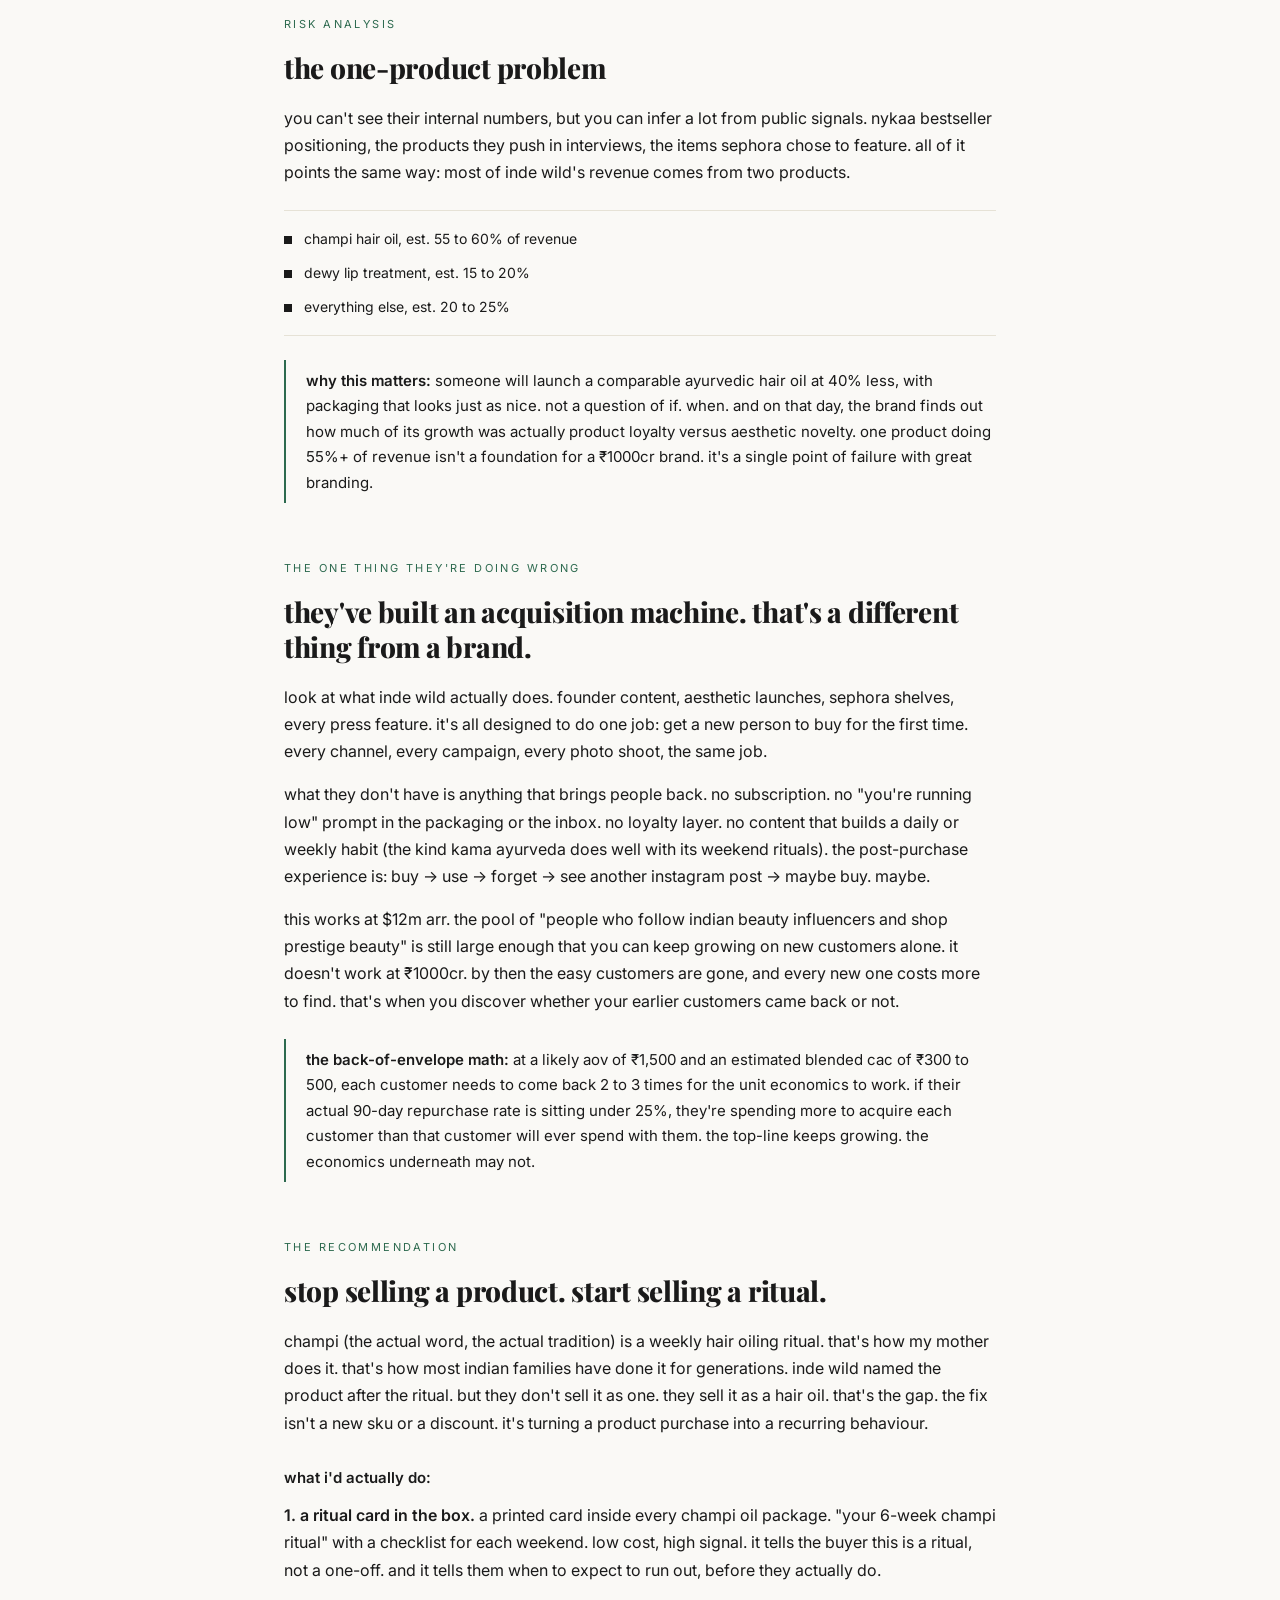
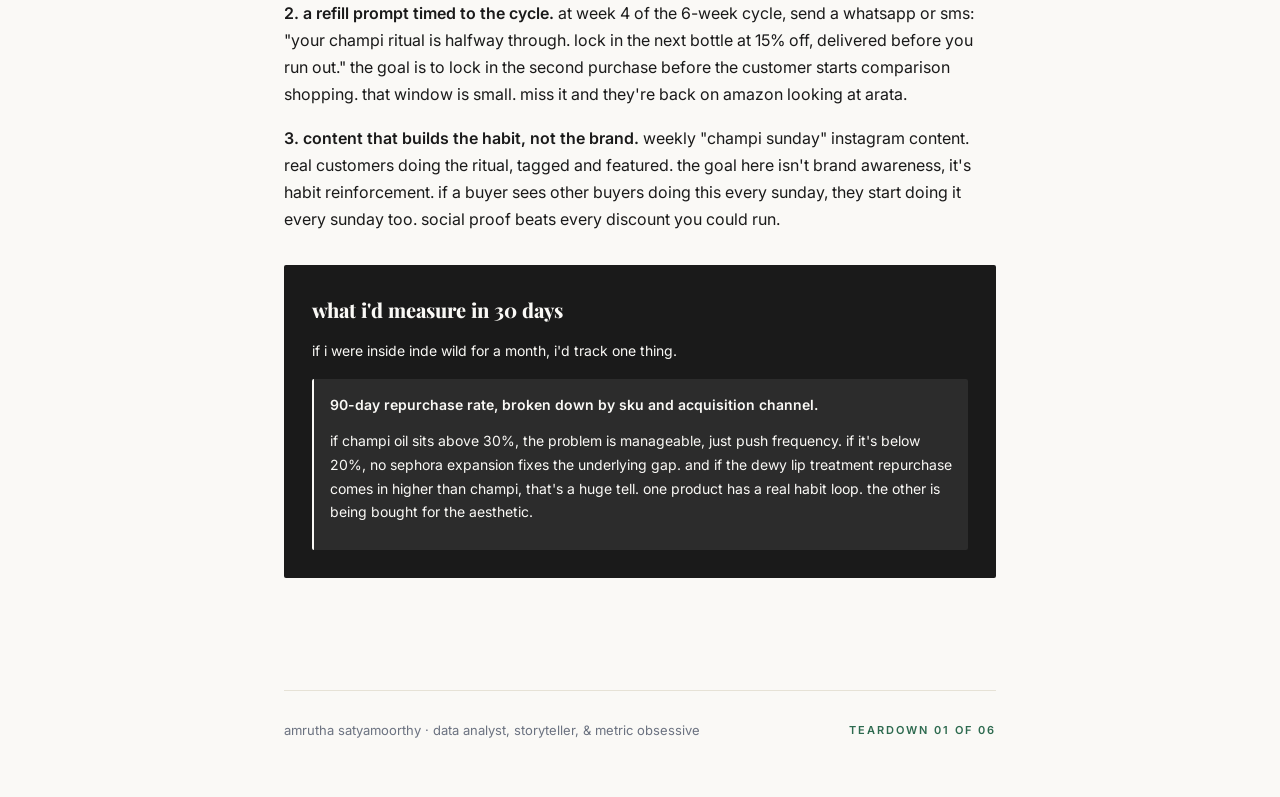
<file: public/teardowns/inde-wild.html>
<!DOCTYPE html>
<html lang="en">
<head>
<meta charset="UTF-8">
<meta name="viewport" content="width=device-width, initial-scale=1.0">
<link rel="icon" href='data:image/svg+xml,<svg xmlns="http://www.w3.org/2000/svg" viewBox="0 0 100 100"><text y=".9em" font-size="90">💄</text></svg>'>
<title>Inde Wild, Brand Growth Teardown</title>
<link href="https://fonts.googleapis.com/css2?family=Playfair+Display:ital,wght@0,400;0,500;0,600;0,700;0,800;0,900;1,400&family=Inter:wght@400;500;600&display=swap" rel="stylesheet">
<style>
/* ============================================================
   MINIMAL TEARDOWN STYLESHEET — shared across all 6 reports.
   Black + white + warm paper + single green accent.
   Editorial newspaper / long-read essay feel.
   ============================================================ */

* { margin: 0; padding: 0; box-sizing: border-box; }

:root {
  --ink: #1a1a1a;
  --paper: #faf9f6;
  --accent: #2d6a4f;
  --muted: #6b7280;
  --line: #d8d4c5;
  --rule: #e6e2d6;
}

body {
  font-family: 'Inter', system-ui, sans-serif;
  background: var(--paper);
  color: var(--ink);
  line-height: 1.7;
  max-width: 760px;
  margin: 0 auto;
  padding: 0 1.5rem;
  -webkit-font-smoothing: antialiased;
  -moz-osx-font-smoothing: grayscale;
}

a { color: var(--accent); }
a:hover { text-decoration: underline; }

/* ============== HERO ============== */
.hero {
  padding: 80px 0 56px;
  border-bottom: 1px solid var(--rule);
  margin-bottom: 56px;
}
.hero .label {
  font-size: 11px;
  letter-spacing: 0.22em;
  text-transform: uppercase;
  color: var(--muted);
  margin-bottom: 32px;
}
.hero h1 {
  font-family: 'Playfair Display', Georgia, serif;
  font-weight: 800;
  font-size: clamp(32px, 4.5vw, 48px);
  line-height: 1.1;
  letter-spacing: -0.02em;
  margin-bottom: 20px;
  color: var(--ink);
}
.hero .subtitle {
  font-size: 17px;
  color: var(--ink);
  line-height: 1.6;
  max-width: 600px;
  font-style: italic;
  margin-bottom: 32px;
}
.meta-bar {
  display: flex;
  gap: 0;
  flex-wrap: wrap;
  border-top: 1px solid var(--rule);
  padding-top: 20px;
}
.meta-item {
  font-size: 12px;
  color: var(--muted);
  padding-right: 16px;
  margin-right: 16px;
  border-right: 1px solid var(--line);
}
.meta-item:last-child { border-right: none; }

/* ============== SECTIONS ============== */
.content { padding: 0 0 56px; }
.section { margin-bottom: 56px; }
.section-label {
  font-size: 11px;
  letter-spacing: 0.22em;
  text-transform: uppercase;
  color: var(--accent);
  margin-bottom: 16px;
}
h2 {
  font-family: 'Playfair Display', Georgia, serif;
  font-weight: 800;
  font-size: clamp(22px, 3vw, 28px);
  margin-bottom: 20px;
  color: var(--ink);
  line-height: 1.25;
  letter-spacing: -0.01em;
}
h3 {
  font-size: 15px;
  font-weight: 600;
  margin-top: 28px;
  margin-bottom: 12px;
  color: var(--ink);
  letter-spacing: 0;
}
p {
  font-size: 16px;
  color: var(--ink);
  margin-bottom: 16px;
}
strong { font-weight: 600; color: var(--ink); }
em { font-style: italic; }

/* ============== CALLOUT BOXES (all 3 styles converge) ============== */
.highlight-box,
.warning-box,
.insight-box {
  background: transparent;
  border: none;
  border-left: 2px solid var(--accent);
  padding: 8px 0 8px 20px;
  margin: 24px 0;
  border-radius: 0;
}
.highlight-box p,
.warning-box p,
.insight-box p {
  margin: 0;
  color: var(--ink);
  font-size: 15px;
}

/* ============== FUNNEL ============== */
.funnel { margin: 28px 0; }
.funnel-stage {
  display: flex;
  align-items: center;
  gap: 16px;
  margin-bottom: 6px;
  padding: 10px 0;
  border-bottom: 1px solid var(--rule);
}
.funnel-stage:last-child { border-bottom: none; }
.funnel-label {
  font-size: 13px;
  color: var(--ink);
  min-width: 100px;
  font-weight: 500;
}
.funnel-bar {
  height: 8px !important;
  background: var(--ink) !important;
  border-radius: 1px;
  display: flex !important;
  align-items: center !important;
  padding: 0 !important;
  color: var(--ink) !important;
  font-size: 0 !important;
  position: relative;
  flex-shrink: 0;
}
.funnel-bar .bar-val {
  position: absolute;
  left: calc(100% + 12px);
  font-size: 12px !important;
  color: var(--muted) !important;
  font-weight: 400 !important;
  white-space: nowrap;
}

/* ============== BAR CHART ============== */
.bar-chart { margin: 28px 0; }
.bar-row {
  display: flex;
  align-items: center;
  gap: 12px;
  margin-bottom: 4px;
  padding: 8px 0;
  border-bottom: 1px solid var(--rule);
}
.bar-row:last-child { border-bottom: none; }
.bar-name {
  font-size: 13px;
  color: var(--ink);
  min-width: 130px;
  font-weight: 500;
}
.bar-track {
  flex: 1;
  background: transparent !important;
  border-radius: 0 !important;
  height: auto !important;
  position: relative;
  display: flex;
  align-items: center;
}
.bar-fill {
  height: 6px !important;
  background: var(--ink) !important;
  border-radius: 1px !important;
  display: block !important;
  padding: 0 !important;
  flex-shrink: 0;
}
.bar-fill .bar-val {
  display: none !important;
}
.bar-val-out {
  font-size: 12px;
  color: var(--muted);
  margin-left: 12px;
  min-width: 100px;
  font-weight: 500;
}

/* ============== TABLES ============== */
.comp-table {
  width: 100%;
  border-collapse: collapse;
  margin: 24px 0;
  border: none;
  border-top: 1px solid var(--ink);
  border-bottom: 1px solid var(--ink);
  border-radius: 0 !important;
  overflow: visible !important;
}
.comp-table thead th {
  background: transparent !important;
  font-size: 11px;
  font-weight: 600;
  text-transform: uppercase;
  letter-spacing: 0.12em;
  padding: 12px 12px 12px 0;
  text-align: left;
  color: var(--ink);
  border-bottom: 1px solid var(--ink);
}
.comp-table tbody td {
  padding: 12px 12px 12px 0;
  font-size: 14px;
  border-bottom: 1px solid var(--rule);
  color: var(--ink);
  vertical-align: top;
}
.comp-table tbody tr:last-child td { border-bottom: none; }
.comp-table .brand-highlight {
  background: transparent !important;
  font-weight: 600;
}

/* ============== METRIC CARDS ============== */
.metrics {
  display: grid;
  grid-template-columns: repeat(auto-fit, minmax(140px, 1fr));
  gap: 0;
  margin: 28px 0;
  border-top: 1px solid var(--rule);
  border-bottom: 1px solid var(--rule);
}
.metric-card {
  background: transparent !important;
  border: none !important;
  border-right: 1px solid var(--rule) !important;
  border-radius: 0 !important;
  padding: 18px 16px !important;
  text-align: left !important;
}
.metric-card:last-child { border-right: none !important; }
.metric-card .num {
  font-family: 'Playfair Display', Georgia, serif;
  font-size: 26px;
  font-weight: 600;
  color: var(--ink);
  margin-bottom: 2px;
}
.metric-card .label {
  font-size: 10px;
  color: var(--muted);
  text-transform: uppercase;
  letter-spacing: 0.12em;
  font-weight: 500;
}

/* ============== TIMELINE ============== */
.timeline {
  margin: 24px 0;
  padding-left: 20px;
  border-left: 1px solid var(--rule);
}
.timeline-item {
  margin-bottom: 20px;
  position: relative;
  padding-left: 16px;
}
.timeline-item::before {
  content: '';
  width: 6px;
  height: 6px;
  border-radius: 50%;
  background: var(--ink);
  position: absolute;
  left: -23px;
  top: 8px;
}
.timeline-item .date {
  font-size: 11px;
  color: var(--accent);
  font-weight: 600;
  text-transform: uppercase;
  letter-spacing: 0.12em;
}
.timeline-item p {
  font-size: 14px;
  margin: 4px 0 0;
  color: var(--ink);
}

/* ============== VERDICT (the "what i'd measure" callout) ============== */
.verdict {
  background: var(--ink) !important;
  padding: 28px !important;
  border-radius: 2px !important;
  margin: 32px 0;
  color: var(--paper);
}
.verdict h3 {
  color: var(--paper) !important;
  font-family: 'Playfair Display', Georgia, serif;
  font-size: 20px;
  font-weight: 800;
  margin-top: 0;
  margin-bottom: 12px;
}
.verdict p {
  color: var(--paper) !important;
  font-size: 14px;
  margin: 0 0 12px;
}
.verdict .measure {
  background: rgba(255,255,255,0.08) !important;
  border-radius: 2px !important;
  padding: 14px 16px !important;
  margin-top: 16px;
  border-left: 2px solid var(--paper);
}
.verdict .measure p {
  color: var(--paper) !important;
  font-size: 14px;
}
.verdict .measure strong { color: var(--paper); }

/* ============== PIE-LIKE LIST ============== */
.pie-container {
  margin: 24px 0;
  border-top: 1px solid var(--rule);
  border-bottom: 1px solid var(--rule);
  padding: 16px 0;
}
.pie-container svg { display: none; }   /* hide the actual pie graphic */
.pie-legend {
  display: flex;
  flex-direction: column;
  gap: 10px;
}
.pie-legend-item {
  display: flex;
  align-items: baseline;
  gap: 12px;
  font-size: 14px;
  color: var(--ink);
  padding-left: 0;
}
.pie-dot {
  width: 8px !important;
  height: 8px !important;
  border-radius: 0 !important;
  background: var(--ink) !important;
  flex-shrink: 0;
}

/* ============== CHANNEL STACK (used by Fae Beauty) ============== */
.channel-stack { margin: 24px 0; }
.channel-row {
  display: flex;
  align-items: center;
  gap: 12px;
  margin-bottom: 8px;
  padding: 6px 0;
}
.channel-label {
  font-size: 13px;
  min-width: 60px;
  text-align: right;
  color: var(--muted);
  font-weight: 500;
}
.channel-bar {
  height: 8px !important;
  display: flex;
  border-radius: 1px;
  overflow: hidden;
  flex: 1;
  background: var(--rule);
}
.channel-seg {
  display: flex !important;
  align-items: center !important;
  justify-content: center !important;
  font-size: 0 !important;     /* hide the inline labels */
  color: transparent !important;
  height: 100% !important;
}
.channel-seg:nth-child(1) { background: var(--ink) !important; }
.channel-seg:nth-child(2) { background: #555 !important; }
.channel-seg:nth-child(3) { background: #888 !important; }
.channel-seg:nth-child(4) { background: var(--accent) !important; }
.channel-seg:nth-child(5) { background: #aaa !important; }
.channel-legend {
  display: flex;
  gap: 18px;
  margin-top: 14px;
  flex-wrap: wrap;
  font-size: 11px;
  color: var(--muted);
}
.channel-legend span {
  display: inline-flex;
  align-items: center;
  gap: 6px;
}
.channel-legend .dot {
  width: 8px !important;
  height: 8px !important;
  border-radius: 0 !important;
}
.channel-legend span:nth-child(1) .dot { background: var(--ink) !important; }
.channel-legend span:nth-child(2) .dot { background: #555 !important; }
.channel-legend span:nth-child(3) .dot { background: #888 !important; }
.channel-legend span:nth-child(4) .dot { background: var(--accent) !important; }
.channel-legend span:nth-child(5) .dot { background: #aaa !important; }

/* ============== REVENUE BAR CHART (Fae Beauty etc.) ============== */
.rev-chart { margin: 28px 0; }
.rev-row {
  display: flex;
  align-items: flex-end;
  gap: 16px;
  height: 200px;
  padding: 0 0 20px;
  border-bottom: 1px solid var(--rule);
}
.rev-bar-wrap {
  flex: 1;
  display: flex;
  flex-direction: column;
  align-items: center;
  gap: 6px;
}
.rev-bar {
  width: 100%;
  border-radius: 1px 1px 0 0 !important;
  background: var(--ink) !important;
  color: var(--paper) !important;
  display: flex;
  align-items: flex-start;
  justify-content: center;
  padding-top: 6px !important;
  padding-bottom: 0 !important;
  font-size: 11px !important;
  font-weight: 500 !important;
  min-height: 4px;
}
.rev-label {
  font-size: 11px;
  color: var(--muted);
  text-align: center;
  font-weight: 500;
}
.rev-note {
  font-size: 10px;
  color: var(--accent) !important;
  text-align: center;
  font-weight: 500;
  max-width: 72px;
  line-height: 1.3;
  margin-top: 0;
}

/* ============== FOOTER ============== */
.footer {
  padding: 28px 0 56px;
  border-top: 1px solid var(--rule);
  display: flex;
  justify-content: space-between;
  align-items: center;
  flex-wrap: wrap;
  gap: 12px;
}
.footer .author {
  font-size: 13px;
  color: var(--muted);
}
.footer .series {
  font-size: 11px;
  color: var(--accent);
  font-weight: 600;
  letter-spacing: 0.18em;
  text-transform: uppercase;
}

/* ============== SCROLLBAR + MOBILE ============== */
@media (max-width: 700px) {
  body { padding: 0 1rem; }
  .hero { padding: 56px 0 40px; }
  .hero h1 { font-size: 32px; }
  .metrics { grid-template-columns: repeat(2, 1fr); }
  .metric-card { border-right: none !important; border-bottom: 1px solid var(--rule) !important; }
}

</style>
</head>
<body>

<div class="hero">
  <div class="label">brand growth teardown · 01</div>
  <h1>inde wild: the acquisition machine that forgot to build a retention loop</h1>
  <div class="meta-bar">
    <span class="meta-item">ayurvedic beauty</span>
    <span class="meta-item">$12M ARR (2025)</span>
    <span class="meta-item">sephora uk and us</span>
    <span class="meta-item">28 employees</span>
  </div>
</div>

<div class="content">

  <!-- BRAND SNAPSHOT -->
  <div class="section">
    <div class="section-label">brand snapshot</div>
    <h2>the "rhode of india", and what that comparison actually says</h2>
    <p>inde wild was founded in 2022 by diipa büller-khosla and her husband oleg. they took ayurvedic ingredients, wrapped them in gen z aesthetics, called it "ayurvedistry", and ran. three years in, they've hit $12m arr, landed in sephora uk and the us (first indian beauty brand to do so), and built a 3m+ following. all of which is genuinely impressive.</p>
    <p>the champi hair oil is the engine. #1 prestige hair oil on nykaa, ahead of olaplex and l'oréal, reportedly selling a bottle a minute. the dewy lip treatment is the second hero. that's the full product story. two products, doing most of the work.</p>
    <p>the "rhode of india" thing isn't wrong. both brands convert founder pull into product trial faster than almost anyone else. but rhode works because hailey bieber's addressable audience is effectively the whole internet. diipa's audience, while huge for india, is finite. that single fact changes the math.</p>

    <div class="metrics">
      <div class="metric-card"><div class="num">$12M</div><div class="label">ARR (2025)</div></div>
      <div class="metric-card"><div class="num">$8M</div><div class="label">total funding</div></div>
      <div class="metric-card"><div class="num">28</div><div class="label">employees</div></div>
    </div>

    <div class="timeline">
      <div class="timeline-item"><div class="date">Jul 2022</div><p>Launch. $1.9M in first 12 months, led by Champi Oil virality.</p></div>
      <div class="timeline-item"><div class="date">2023</div><p>$3M seed from SoGal Ventures. Nykaa and Tira distribution secured.</p></div>
      <div class="timeline-item"><div class="date">2024</div><p>$730K monthly revenue. First Indian brand in Sephora UK. Double-digit CM3 margins.</p></div>
      <div class="timeline-item"><div class="date">Mar 2025</div><p>$5M from Unilever Ventures. Sephora UK revenue grows +667% Q1 to Q2.</p></div>
      <div class="timeline-item"><div class="date">Mar 2026</div><p>Sephora US launch across 178 stores. $12M ARR. Targeting ₹1000Cr by 2028.</p></div>
    </div>
  </div>

  <!-- GROWTH DIAGNOSIS -->
  <div class="section">
    <div class="section-label">growth diagnosis</div>
    <h2>the funnel works. except where it doesn't.</h2>
    
    <h3>their north star is probably gmv. it shouldn't be.</h3>
    <p>based on how they talk about themselves in fundraise materials, they're almost certainly tracking <strong>monthly gmv</strong> or <strong>new customer acquisition rate</strong>. the whole $1.9m to $12m story is a top-line story. sephora expansion is a top-line move. everything points to a team optimising for growth velocity.</p>
    <p>what they should be tracking: <strong>90-day repurchase rate by sku.</strong> a beauty brand makes its margins on the second and third purchase, not the first. if champi oil buyers aren't coming back inside a single usage cycle (6 to 8 weeks for hair oil), no amount of new sephora shelves saves the underlying economics.</p>

    <div class="funnel">
      <div class="funnel-stage">
        <div class="funnel-label">Acquisition</div>
        <div class="funnel-bar" style="width:90%;"><span class="bar-val">excellent</span></div>
      </div>
      <div class="funnel-stage">
        <div class="funnel-label">Activation</div>
        <div class="funnel-bar" style="width:75%;"><span class="bar-val">strong</span></div>
      </div>
      <div class="funnel-stage">
        <div class="funnel-label">Retention</div>
        <div class="funnel-bar" style="width:30%;"><span class="bar-val">weak (the problem)</span></div>
      </div>
      <div class="funnel-stage">
        <div class="funnel-label">Referral</div>
        <div class="funnel-bar" style="width:65%;"><span class="bar-val">good (founder-driven)</span></div>
      </div>
      <div class="funnel-stage">
        <div class="funnel-label">Revenue</div>
        <div class="funnel-bar" style="width:50%;"><span class="bar-val">depends on new customers</span></div>
      </div>
    </div>

    <h3>why acquisition is so strong</h3>
    <p>three things compound here: diipa's 3m+ personal following gives them free organic discovery; the packaging is genuinely beautiful, which makes unboxing content basically inevitable; and the "ayurvedistry" positioning sits in a category space nobody else owns. most d2c brands have one acquisition channel that's working. inde wild has three running at the same time. that's rare.</p>

    <h3>where the funnel breaks: a first-person data point</h3>
    <div class="warning-box">
      <p><strong>i tried it myself.</strong> bought the champi oil and the dewy lip treatment. the packaging is gorgeous, the products are good. i didn't buy either again. the math just didn't hold up for me. at ₹1,200+ for a hair oil, there are options at half the price that do most of what i need. the brand is in my head. it's not in my bathroom cabinet. that's the gap. pretty enough to try, not sticky enough to stay.</p>
    </div>
  </div>

  <!-- PRICE COMPARISON -->
  <div class="section">
    <div class="section-label">data analysis</div>
    <h2>the price problem: what champi oil is up against</h2>
    <p>when your hero product costs more per ml than almost everything in the category, you need one of two things. either a clearly better experience, or a reason the customer can't easily switch. inde wild has neither right now. the experience is good. it isn't twice as good as a ₹500 oil.</p>

    <div class="bar-chart">
      <div class="bar-row">
        <div class="bar-name">Inde Wild Champi</div>
        <div class="bar-track"><div class="bar-fill" style="width:92%;"><span class="bar-val">₹12.0/ml</span></div></div>
        <div class="bar-val-out">₹1,199/100ml</div>
      </div>
      <div class="bar-row">
        <div class="bar-name">Kama Ayurveda</div>
        <div class="bar-track"><div class="bar-fill" style="width:78%;"><span class="bar-val">₹9.5/ml</span></div></div>
        <div class="bar-val-out">₹950/100ml</div>
      </div>
      <div class="bar-row">
        <div class="bar-name">Forest Essentials</div>
        <div class="bar-track"><div class="bar-fill" style="width:85%;"><span class="bar-val">₹10.4/ml</span></div></div>
        <div class="bar-val-out">₹1,045/100ml</div>
      </div>
      <div class="bar-row">
        <div class="bar-name">Arata</div>
        <div class="bar-track"><div class="bar-fill" style="width:38%;"><span class="bar-val">₹4.5/ml</span></div></div>
        <div class="bar-val-out">₹449/100ml</div>
      </div>
      <div class="bar-row">
        <div class="bar-name">Wow Onion Oil</div>
        <div class="bar-track"><div class="bar-fill" style="width:25%;"><span class="bar-val">₹3.0/ml</span></div></div>
        <div class="bar-val-out">₹599/200ml</div>
      </div>
      <div class="bar-row">
        <div class="bar-name">Parachute Advansed</div>
        <div class="bar-track"><div class="bar-fill" style="width:8%;"><span class="bar-val">₹1.0/ml</span></div></div>
        <div class="bar-val-out">₹200/200ml</div>
      </div>
    </div>

    <div class="insight-box">
      <p><strong>the catch:</strong> they're priced at the very top of the prestige segment, but every time someone considers a repurchase, they're comparing against brands at 30 to 50% of the price. the aesthetic gets them the first sale. it doesn't get them the second one. at ₹12 per ml, every refill is a decision, not a default.</p>
    </div>
  </div>

  <!-- HERO SKU CONCENTRATION -->
  <div class="section">
    <div class="section-label">risk analysis</div>
    <h2>the one-product problem</h2>
    <p>you can't see their internal numbers, but you can infer a lot from public signals. nykaa bestseller positioning, the products they push in interviews, the items sephora chose to feature. all of it points the same way: most of inde wild's revenue comes from two products.</p>

    <div class="pie-container">
      <svg width="160" height="160" viewBox="0 0 160 160">
        <circle cx="80" cy="80" r="70" fill="none" stroke="#e5e7eb" stroke-width="20"/>
        <circle cx="80" cy="80" r="70" fill="none" stroke="#2d6a4f" stroke-width="20" stroke-dasharray="264 176" stroke-dashoffset="0" transform="rotate(-90 80 80)"/>
        <circle cx="80" cy="80" r="70" fill="none" stroke="#40916c" stroke-width="20" stroke-dasharray="88 352" stroke-dashoffset="-264" transform="rotate(-90 80 80)"/>
        <circle cx="80" cy="80" r="70" fill="none" stroke="#95d5b2" stroke-width="20" stroke-dasharray="88 352" stroke-dashoffset="-352" transform="rotate(-90 80 80)"/>
      </svg>
      <div class="pie-legend">
        <div class="pie-legend-item"><div class="pie-dot" ></div> champi hair oil, est. 55 to 60% of revenue</div>
        <div class="pie-legend-item"><div class="pie-dot" ></div> dewy lip treatment, est. 15 to 20%</div>
        <div class="pie-legend-item"><div class="pie-dot" ></div> everything else, est. 20 to 25%</div>
      </div>
    </div>

    <div class="warning-box">
      <p><strong>why this matters:</strong> someone will launch a comparable ayurvedic hair oil at 40% less, with packaging that looks just as nice. not a question of if. when. and on that day, the brand finds out how much of its growth was actually product loyalty versus aesthetic novelty. one product doing 55%+ of revenue isn't a foundation for a ₹1000cr brand. it's a single point of failure with great branding.</p>
    </div>
  </div>

  <!-- THE ONE THING -->
  <div class="section">
    <div class="section-label">the one thing they're doing wrong</div>
    <h2>they've built an acquisition machine. that's a different thing from a brand.</h2>
    <p>look at what inde wild actually does. founder content, aesthetic launches, sephora shelves, every press feature. it's all designed to do one job: get a new person to buy for the first time. every channel, every campaign, every photo shoot, the same job.</p>
    <p>what they don't have is anything that brings people back. no subscription. no "you're running low" prompt in the packaging or the inbox. no loyalty layer. no content that builds a daily or weekly habit (the kind kama ayurveda does well with its weekend rituals). the post-purchase experience is: buy → use → forget → see another instagram post → maybe buy. maybe.</p>
    <p>this works at $12m arr. the pool of "people who follow indian beauty influencers and shop prestige beauty" is still large enough that you can keep growing on new customers alone. it doesn't work at ₹1000cr. by then the easy customers are gone, and every new one costs more to find. that's when you discover whether your earlier customers came back or not.</p>

    <div class="highlight-box">
      <p><strong>the back-of-envelope math:</strong> at a likely aov of ₹1,500 and an estimated blended cac of ₹300 to 500, each customer needs to come back 2 to 3 times for the unit economics to work. if their actual 90-day repurchase rate is sitting under 25%, they're spending more to acquire each customer than that customer will ever spend with them. the top-line keeps growing. the economics underneath may not.</p>
    </div>
  </div>

  <!-- RECOMMENDATION -->
  <div class="section">
    <div class="section-label">the recommendation</div>
    <h2>stop selling a product. start selling a ritual.</h2>
    <p>champi (the actual word, the actual tradition) is a weekly hair oiling ritual. that's how my mother does it. that's how most indian families have done it for generations. inde wild named the product after the ritual. but they don't sell it as one. they sell it as a hair oil. that's the gap. the fix isn't a new sku or a discount. it's turning a product purchase into a recurring behaviour.</p>

    <h3>what i'd actually do:</h3>
    <p><strong>1. a ritual card in the box.</strong> a printed card inside every champi oil package. "your 6-week champi ritual" with a checklist for each weekend. low cost, high signal. it tells the buyer this is a ritual, not a one-off. and it tells them when to expect to run out, before they actually do.</p>
    <p><strong>2. a refill prompt timed to the cycle.</strong> at week 4 of the 6-week cycle, send a whatsapp or sms: "your champi ritual is halfway through. lock in the next bottle at 15% off, delivered before you run out." the goal is to lock in the second purchase before the customer starts comparison shopping. that window is small. miss it and they're back on amazon looking at arata.</p>
    <p><strong>3. content that builds the habit, not the brand.</strong> weekly "champi sunday" instagram content. real customers doing the ritual, tagged and featured. the goal here isn't brand awareness, it's habit reinforcement. if a buyer sees other buyers doing this every sunday, they start doing it every sunday too. social proof beats every discount you could run.</p>

    <div class="verdict">
      <h3>what i'd measure in 30 days</h3>
      <p>if i were inside inde wild for a month, i'd track one thing.</p>
      <div class="measure">
        <p><strong>90-day repurchase rate, broken down by sku and acquisition channel.</strong></p>
        <p>if champi oil sits above 30%, the problem is manageable, just push frequency. if it's below 20%, no sephora expansion fixes the underlying gap. and if the dewy lip treatment repurchase comes in higher than champi, that's a huge tell. one product has a real habit loop. the other is being bought for the aesthetic.</p>
      </div>
    </div>
  </div>

  <!-- FRAMEWORKS USED -->
  

</div>

<div class="footer">
  <div class="author">amrutha satyamoorthy · data analyst, storyteller, & metric obsessive</div>
  <div class="series">teardown 01 of 06</div>
</div>

</body>
</html>
</file>
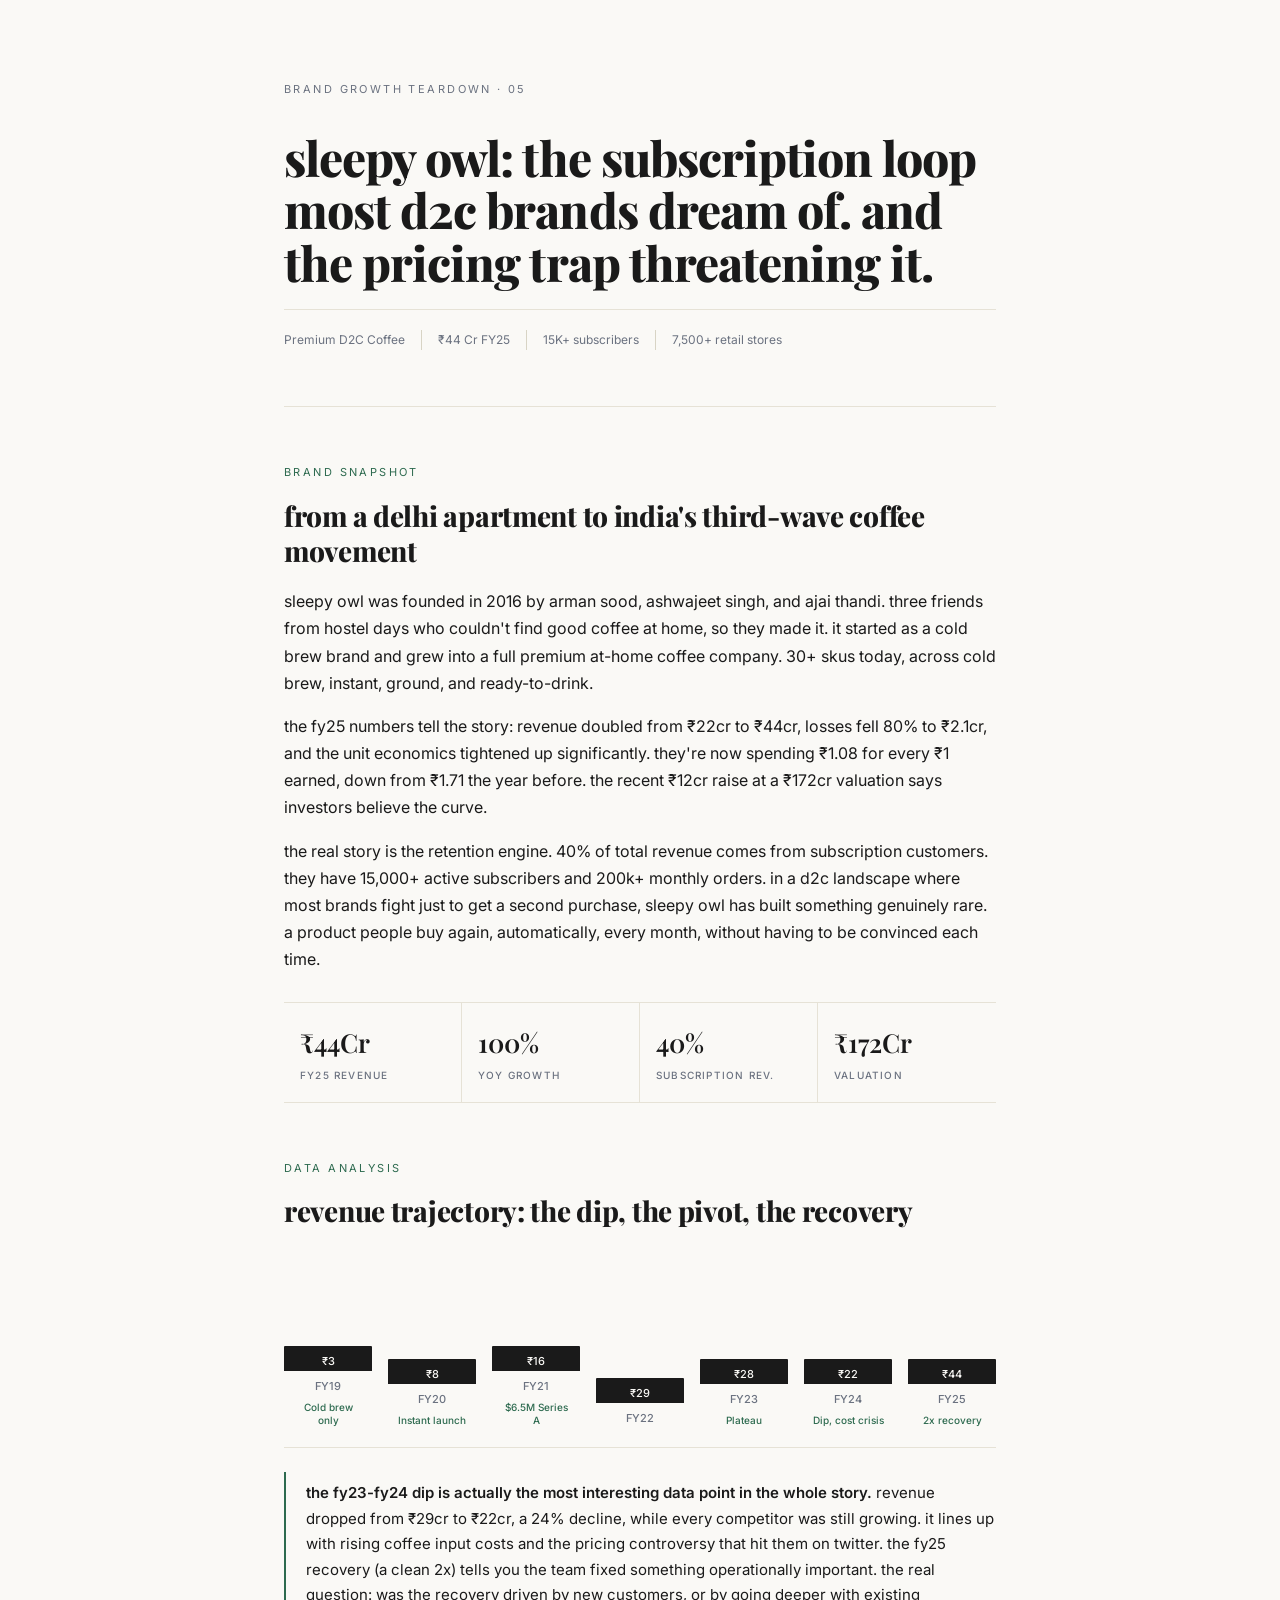
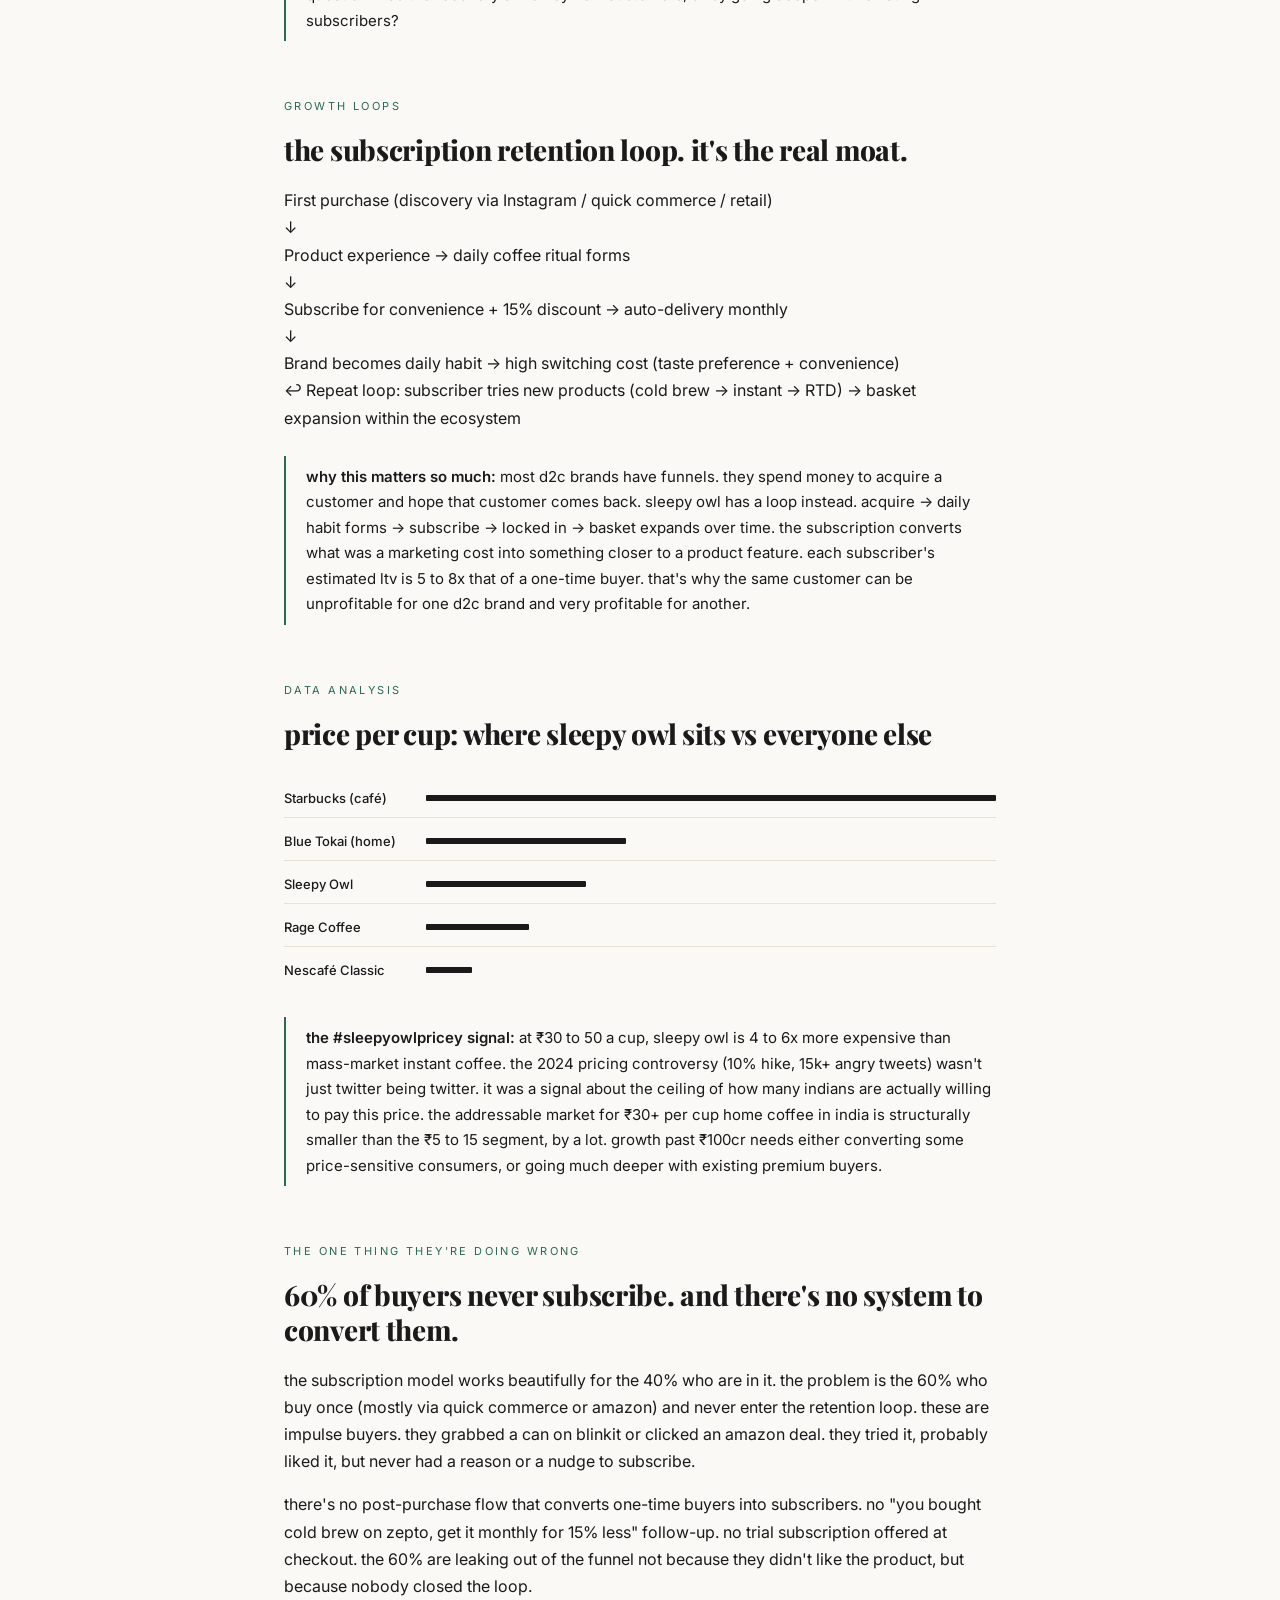
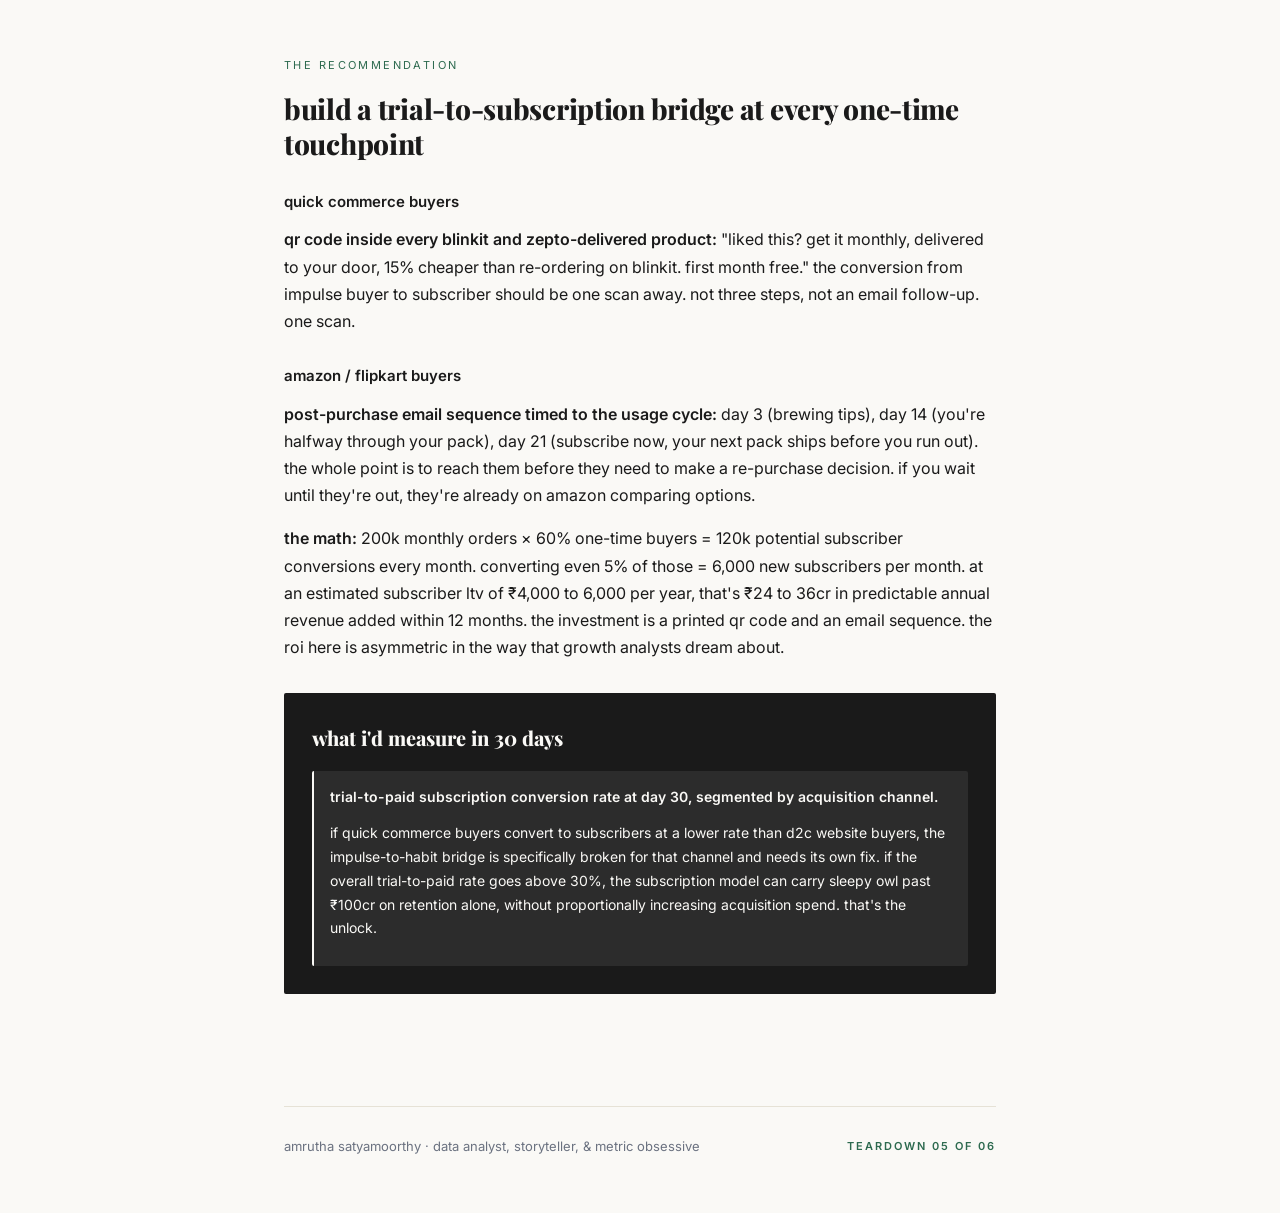
<file: public/teardowns/sleepy-owl.html>
<!DOCTYPE html>
<html lang="en">
<head>
<meta charset="UTF-8">
<meta name="viewport" content="width=device-width, initial-scale=1.0">
<link rel="icon" href='data:image/svg+xml,<svg xmlns="http://www.w3.org/2000/svg" viewBox="0 0 100 100"><text y=".9em" font-size="90">☕</text></svg>'>
<title>Sleepy Owl Coffee, Brand Growth Teardown</title>
<link href="https://fonts.googleapis.com/css2?family=Playfair+Display:ital,wght@0,400;0,500;0,600;0,700;0,800;0,900;1,400&family=Inter:wght@400;500;600&display=swap" rel="stylesheet">
<style>
/* ============================================================
   MINIMAL TEARDOWN STYLESHEET — shared across all 6 reports.
   Black + white + warm paper + single green accent.
   Editorial newspaper / long-read essay feel.
   ============================================================ */

* { margin: 0; padding: 0; box-sizing: border-box; }

:root {
  --ink: #1a1a1a;
  --paper: #faf9f6;
  --accent: #2d6a4f;
  --muted: #6b7280;
  --line: #d8d4c5;
  --rule: #e6e2d6;
}

body {
  font-family: 'Inter', system-ui, sans-serif;
  background: var(--paper);
  color: var(--ink);
  line-height: 1.7;
  max-width: 760px;
  margin: 0 auto;
  padding: 0 1.5rem;
  -webkit-font-smoothing: antialiased;
  -moz-osx-font-smoothing: grayscale;
}

a { color: var(--accent); }
a:hover { text-decoration: underline; }

/* ============== HERO ============== */
.hero {
  padding: 80px 0 56px;
  border-bottom: 1px solid var(--rule);
  margin-bottom: 56px;
}
.hero .label {
  font-size: 11px;
  letter-spacing: 0.22em;
  text-transform: uppercase;
  color: var(--muted);
  margin-bottom: 32px;
}
.hero h1 {
  font-family: 'Playfair Display', Georgia, serif;
  font-weight: 800;
  font-size: clamp(32px, 4.5vw, 48px);
  line-height: 1.1;
  letter-spacing: -0.02em;
  margin-bottom: 20px;
  color: var(--ink);
}
.hero .subtitle {
  font-size: 17px;
  color: var(--ink);
  line-height: 1.6;
  max-width: 600px;
  font-style: italic;
  margin-bottom: 32px;
}
.meta-bar {
  display: flex;
  gap: 0;
  flex-wrap: wrap;
  border-top: 1px solid var(--rule);
  padding-top: 20px;
}
.meta-item {
  font-size: 12px;
  color: var(--muted);
  padding-right: 16px;
  margin-right: 16px;
  border-right: 1px solid var(--line);
}
.meta-item:last-child { border-right: none; }

/* ============== SECTIONS ============== */
.content { padding: 0 0 56px; }
.section { margin-bottom: 56px; }
.section-label {
  font-size: 11px;
  letter-spacing: 0.22em;
  text-transform: uppercase;
  color: var(--accent);
  margin-bottom: 16px;
}
h2 {
  font-family: 'Playfair Display', Georgia, serif;
  font-weight: 800;
  font-size: clamp(22px, 3vw, 28px);
  margin-bottom: 20px;
  color: var(--ink);
  line-height: 1.25;
  letter-spacing: -0.01em;
}
h3 {
  font-size: 15px;
  font-weight: 600;
  margin-top: 28px;
  margin-bottom: 12px;
  color: var(--ink);
  letter-spacing: 0;
}
p {
  font-size: 16px;
  color: var(--ink);
  margin-bottom: 16px;
}
strong { font-weight: 600; color: var(--ink); }
em { font-style: italic; }

/* ============== CALLOUT BOXES (all 3 styles converge) ============== */
.highlight-box,
.warning-box,
.insight-box {
  background: transparent;
  border: none;
  border-left: 2px solid var(--accent);
  padding: 8px 0 8px 20px;
  margin: 24px 0;
  border-radius: 0;
}
.highlight-box p,
.warning-box p,
.insight-box p {
  margin: 0;
  color: var(--ink);
  font-size: 15px;
}

/* ============== FUNNEL ============== */
.funnel { margin: 28px 0; }
.funnel-stage {
  display: flex;
  align-items: center;
  gap: 16px;
  margin-bottom: 6px;
  padding: 10px 0;
  border-bottom: 1px solid var(--rule);
}
.funnel-stage:last-child { border-bottom: none; }
.funnel-label {
  font-size: 13px;
  color: var(--ink);
  min-width: 100px;
  font-weight: 500;
}
.funnel-bar {
  height: 8px !important;
  background: var(--ink) !important;
  border-radius: 1px;
  display: flex !important;
  align-items: center !important;
  padding: 0 !important;
  color: var(--ink) !important;
  font-size: 0 !important;
  position: relative;
  flex-shrink: 0;
}
.funnel-bar .bar-val {
  position: absolute;
  left: calc(100% + 12px);
  font-size: 12px !important;
  color: var(--muted) !important;
  font-weight: 400 !important;
  white-space: nowrap;
}

/* ============== BAR CHART ============== */
.bar-chart { margin: 28px 0; }
.bar-row {
  display: flex;
  align-items: center;
  gap: 12px;
  margin-bottom: 4px;
  padding: 8px 0;
  border-bottom: 1px solid var(--rule);
}
.bar-row:last-child { border-bottom: none; }
.bar-name {
  font-size: 13px;
  color: var(--ink);
  min-width: 130px;
  font-weight: 500;
}
.bar-track {
  flex: 1;
  background: transparent !important;
  border-radius: 0 !important;
  height: auto !important;
  position: relative;
  display: flex;
  align-items: center;
}
.bar-fill {
  height: 6px !important;
  background: var(--ink) !important;
  border-radius: 1px !important;
  display: block !important;
  padding: 0 !important;
  flex-shrink: 0;
}
.bar-fill .bar-val {
  display: none !important;
}
.bar-val-out {
  font-size: 12px;
  color: var(--muted);
  margin-left: 12px;
  min-width: 100px;
  font-weight: 500;
}

/* ============== TABLES ============== */
.comp-table {
  width: 100%;
  border-collapse: collapse;
  margin: 24px 0;
  border: none;
  border-top: 1px solid var(--ink);
  border-bottom: 1px solid var(--ink);
  border-radius: 0 !important;
  overflow: visible !important;
}
.comp-table thead th {
  background: transparent !important;
  font-size: 11px;
  font-weight: 600;
  text-transform: uppercase;
  letter-spacing: 0.12em;
  padding: 12px 12px 12px 0;
  text-align: left;
  color: var(--ink);
  border-bottom: 1px solid var(--ink);
}
.comp-table tbody td {
  padding: 12px 12px 12px 0;
  font-size: 14px;
  border-bottom: 1px solid var(--rule);
  color: var(--ink);
  vertical-align: top;
}
.comp-table tbody tr:last-child td { border-bottom: none; }
.comp-table .brand-highlight {
  background: transparent !important;
  font-weight: 600;
}

/* ============== METRIC CARDS ============== */
.metrics {
  display: grid;
  grid-template-columns: repeat(auto-fit, minmax(140px, 1fr));
  gap: 0;
  margin: 28px 0;
  border-top: 1px solid var(--rule);
  border-bottom: 1px solid var(--rule);
}
.metric-card {
  background: transparent !important;
  border: none !important;
  border-right: 1px solid var(--rule) !important;
  border-radius: 0 !important;
  padding: 18px 16px !important;
  text-align: left !important;
}
.metric-card:last-child { border-right: none !important; }
.metric-card .num {
  font-family: 'Playfair Display', Georgia, serif;
  font-size: 26px;
  font-weight: 600;
  color: var(--ink);
  margin-bottom: 2px;
}
.metric-card .label {
  font-size: 10px;
  color: var(--muted);
  text-transform: uppercase;
  letter-spacing: 0.12em;
  font-weight: 500;
}

/* ============== TIMELINE ============== */
.timeline {
  margin: 24px 0;
  padding-left: 20px;
  border-left: 1px solid var(--rule);
}
.timeline-item {
  margin-bottom: 20px;
  position: relative;
  padding-left: 16px;
}
.timeline-item::before {
  content: '';
  width: 6px;
  height: 6px;
  border-radius: 50%;
  background: var(--ink);
  position: absolute;
  left: -23px;
  top: 8px;
}
.timeline-item .date {
  font-size: 11px;
  color: var(--accent);
  font-weight: 600;
  text-transform: uppercase;
  letter-spacing: 0.12em;
}
.timeline-item p {
  font-size: 14px;
  margin: 4px 0 0;
  color: var(--ink);
}

/* ============== VERDICT (the "what i'd measure" callout) ============== */
.verdict {
  background: var(--ink) !important;
  padding: 28px !important;
  border-radius: 2px !important;
  margin: 32px 0;
  color: var(--paper);
}
.verdict h3 {
  color: var(--paper) !important;
  font-family: 'Playfair Display', Georgia, serif;
  font-size: 20px;
  font-weight: 800;
  margin-top: 0;
  margin-bottom: 12px;
}
.verdict p {
  color: var(--paper) !important;
  font-size: 14px;
  margin: 0 0 12px;
}
.verdict .measure {
  background: rgba(255,255,255,0.08) !important;
  border-radius: 2px !important;
  padding: 14px 16px !important;
  margin-top: 16px;
  border-left: 2px solid var(--paper);
}
.verdict .measure p {
  color: var(--paper) !important;
  font-size: 14px;
}
.verdict .measure strong { color: var(--paper); }

/* ============== PIE-LIKE LIST ============== */
.pie-container {
  margin: 24px 0;
  border-top: 1px solid var(--rule);
  border-bottom: 1px solid var(--rule);
  padding: 16px 0;
}
.pie-container svg { display: none; }   /* hide the actual pie graphic */
.pie-legend {
  display: flex;
  flex-direction: column;
  gap: 10px;
}
.pie-legend-item {
  display: flex;
  align-items: baseline;
  gap: 12px;
  font-size: 14px;
  color: var(--ink);
  padding-left: 0;
}
.pie-dot {
  width: 8px !important;
  height: 8px !important;
  border-radius: 0 !important;
  background: var(--ink) !important;
  flex-shrink: 0;
}

/* ============== CHANNEL STACK (used by Fae Beauty) ============== */
.channel-stack { margin: 24px 0; }
.channel-row {
  display: flex;
  align-items: center;
  gap: 12px;
  margin-bottom: 8px;
  padding: 6px 0;
}
.channel-label {
  font-size: 13px;
  min-width: 60px;
  text-align: right;
  color: var(--muted);
  font-weight: 500;
}
.channel-bar {
  height: 8px !important;
  display: flex;
  border-radius: 1px;
  overflow: hidden;
  flex: 1;
  background: var(--rule);
}
.channel-seg {
  display: flex !important;
  align-items: center !important;
  justify-content: center !important;
  font-size: 0 !important;     /* hide the inline labels */
  color: transparent !important;
  height: 100% !important;
}
.channel-seg:nth-child(1) { background: var(--ink) !important; }
.channel-seg:nth-child(2) { background: #555 !important; }
.channel-seg:nth-child(3) { background: #888 !important; }
.channel-seg:nth-child(4) { background: var(--accent) !important; }
.channel-seg:nth-child(5) { background: #aaa !important; }
.channel-legend {
  display: flex;
  gap: 18px;
  margin-top: 14px;
  flex-wrap: wrap;
  font-size: 11px;
  color: var(--muted);
}
.channel-legend span {
  display: inline-flex;
  align-items: center;
  gap: 6px;
}
.channel-legend .dot {
  width: 8px !important;
  height: 8px !important;
  border-radius: 0 !important;
}
.channel-legend span:nth-child(1) .dot { background: var(--ink) !important; }
.channel-legend span:nth-child(2) .dot { background: #555 !important; }
.channel-legend span:nth-child(3) .dot { background: #888 !important; }
.channel-legend span:nth-child(4) .dot { background: var(--accent) !important; }
.channel-legend span:nth-child(5) .dot { background: #aaa !important; }

/* ============== REVENUE BAR CHART (Fae Beauty etc.) ============== */
.rev-chart { margin: 28px 0; }
.rev-row {
  display: flex;
  align-items: flex-end;
  gap: 16px;
  height: 200px;
  padding: 0 0 20px;
  border-bottom: 1px solid var(--rule);
}
.rev-bar-wrap {
  flex: 1;
  display: flex;
  flex-direction: column;
  align-items: center;
  gap: 6px;
}
.rev-bar {
  width: 100%;
  border-radius: 1px 1px 0 0 !important;
  background: var(--ink) !important;
  color: var(--paper) !important;
  display: flex;
  align-items: flex-start;
  justify-content: center;
  padding-top: 6px !important;
  padding-bottom: 0 !important;
  font-size: 11px !important;
  font-weight: 500 !important;
  min-height: 4px;
}
.rev-label {
  font-size: 11px;
  color: var(--muted);
  text-align: center;
  font-weight: 500;
}
.rev-note {
  font-size: 10px;
  color: var(--accent) !important;
  text-align: center;
  font-weight: 500;
  max-width: 72px;
  line-height: 1.3;
  margin-top: 0;
}

/* ============== FOOTER ============== */
.footer {
  padding: 28px 0 56px;
  border-top: 1px solid var(--rule);
  display: flex;
  justify-content: space-between;
  align-items: center;
  flex-wrap: wrap;
  gap: 12px;
}
.footer .author {
  font-size: 13px;
  color: var(--muted);
}
.footer .series {
  font-size: 11px;
  color: var(--accent);
  font-weight: 600;
  letter-spacing: 0.18em;
  text-transform: uppercase;
}

/* ============== SCROLLBAR + MOBILE ============== */
@media (max-width: 700px) {
  body { padding: 0 1rem; }
  .hero { padding: 56px 0 40px; }
  .hero h1 { font-size: 32px; }
  .metrics { grid-template-columns: repeat(2, 1fr); }
  .metric-card { border-right: none !important; border-bottom: 1px solid var(--rule) !important; }
}

</style>
</head>
<body>

<div class="hero">
  <div class="label">brand growth teardown · 05</div>
  <h1>sleepy owl: the subscription loop most d2c brands dream of. and the pricing trap threatening it.</h1>
  <div class="meta-bar">
    <span class="meta-item">Premium D2C Coffee</span>
    <span class="meta-item">₹44 Cr FY25</span>
    <span class="meta-item">15K+ subscribers</span>
    <span class="meta-item">7,500+ retail stores</span>
  </div>
</div>

<div class="content">

  <div class="section">
    <div class="section-label">brand snapshot</div>
    <h2>from a delhi apartment to india's third-wave coffee movement</h2>
    <p>sleepy owl was founded in 2016 by arman sood, ashwajeet singh, and ajai thandi. three friends from hostel days who couldn't find good coffee at home, so they made it. it started as a cold brew brand and grew into a full premium at-home coffee company. 30+ skus today, across cold brew, instant, ground, and ready-to-drink.</p>
    <p>the fy25 numbers tell the story: revenue doubled from ₹22cr to ₹44cr, losses fell 80% to ₹2.1cr, and the unit economics tightened up significantly. they're now spending ₹1.08 for every ₹1 earned, down from ₹1.71 the year before. the recent ₹12cr raise at a ₹172cr valuation says investors believe the curve.</p>
    <p>the real story is the retention engine. 40% of total revenue comes from subscription customers. they have 15,000+ active subscribers and 200k+ monthly orders. in a d2c landscape where most brands fight just to get a second purchase, sleepy owl has built something genuinely rare. a product people buy again, automatically, every month, without having to be convinced each time.</p>

    <div class="metrics">
      <div class="metric-card"><div class="num">₹44Cr</div><div class="label">FY25 Revenue</div></div>
      <div class="metric-card"><div class="num">100%</div><div class="label">YoY Growth</div></div>
      <div class="metric-card"><div class="num">40%</div><div class="label">Subscription Rev.</div></div>
      <div class="metric-card"><div class="num">₹172Cr</div><div class="label">Valuation</div></div>
    </div>
  </div>

  <div class="section">
    <div class="section-label">data analysis</div>
    <h2>revenue trajectory: the dip, the pivot, the recovery</h2>

    <div class="rev-row">
      <div class="rev-bar-wrap">
        <div class="rev-bar" style="height:12%;">₹3</div>
        <div class="rev-label">FY19</div>
        <div class="rev-note">Cold brew only</div>
      </div>
      <div class="rev-bar-wrap">
        <div class="rev-bar" style="height:24%;">₹8</div>
        <div class="rev-label">FY20</div>
        <div class="rev-note">Instant launch</div>
      </div>
      <div class="rev-bar-wrap">
        <div class="rev-bar" style="height:42%;">₹16</div>
        <div class="rev-label">FY21</div>
        <div class="rev-note">$6.5M Series A</div>
      </div>
      <div class="rev-bar-wrap">
        <div class="rev-bar" style="height:70%;">₹29</div>
        <div class="rev-label">FY22</div>
      </div>
      <div class="rev-bar-wrap">
        <div class="rev-bar" style="height:68%;">₹28</div>
        <div class="rev-label">FY23</div>
        <div class="rev-note" >Plateau</div>
      </div>
      <div class="rev-bar-wrap">
        <div class="rev-bar" style="height:50%;">₹22</div>
        <div class="rev-label">FY24</div>
        <div class="rev-note" >Dip, cost crisis</div>
      </div>
      <div class="rev-bar-wrap">
        <div class="rev-bar" style="height:100%;">₹44</div>
        <div class="rev-label">FY25</div>
        <div class="rev-note" >2x recovery</div>
      </div>
    </div>

    <div class="highlight-box">
      <p><strong>the fy23-fy24 dip is actually the most interesting data point in the whole story.</strong> revenue dropped from ₹29cr to ₹22cr, a 24% decline, while every competitor was still growing. it lines up with rising coffee input costs and the pricing controversy that hit them on twitter. the fy25 recovery (a clean 2x) tells you the team fixed something operationally important. the real question: was the recovery driven by new customers, or by going deeper with existing subscribers?</p>
    </div>
  </div>

  <div class="section">
    <div class="section-label">Growth Loops</div>
    <h2>the subscription retention loop. it's the real moat.</h2>

    <div class="loop-diagram">
      <div class="loop-step">
        <div class="loop-box" >First purchase (discovery via Instagram / quick commerce / retail)</div>
      </div>
      <div class="loop-arrow">↓</div>
      <div class="loop-step">
        <div class="loop-box" >Product experience → daily coffee ritual forms</div>
      </div>
      <div class="loop-arrow">↓</div>
      <div class="loop-step">
        <div class="loop-box" >Subscribe for convenience + 15% discount → auto-delivery monthly</div>
      </div>
      <div class="loop-arrow">↓</div>
      <div class="loop-step">
        <div class="loop-box" >Brand becomes daily habit → high switching cost (taste preference + convenience)</div>
      </div>
      <div class="loop-return">↩ Repeat loop: subscriber tries new products (cold brew → instant → RTD) → basket expansion within the ecosystem</div>
    </div>

    <div class="insight-box">
      <p><strong>why this matters so much:</strong> most d2c brands have funnels. they spend money to acquire a customer and hope that customer comes back. sleepy owl has a loop instead. acquire → daily habit forms → subscribe → locked in → basket expands over time. the subscription converts what was a marketing cost into something closer to a product feature. each subscriber's estimated ltv is 5 to 8x that of a one-time buyer. that's why the same customer can be unprofitable for one d2c brand and very profitable for another.</p>
    </div>
  </div>

  <div class="section">
    <div class="section-label">data analysis</div>
    <h2>price per cup: where sleepy owl sits vs everyone else</h2>

    <div class="bar-chart">
      <div class="bar-row">
        <div class="bar-name">Starbucks (café)</div>
        <div class="bar-track"><div class="bar-fill" style="width:100%;"><span class="bar-val">₹280–400/cup</span></div></div>
      </div>
      <div class="bar-row">
        <div class="bar-name">Blue Tokai (home)</div>
        <div class="bar-track"><div class="bar-fill" style="width:35%;"><span class="bar-val">₹40–60/cup</span></div></div>
      </div>
      <div class="bar-row">
        <div class="bar-name">Sleepy Owl</div>
        <div class="bar-track"><div class="bar-fill" style="width:28%;"><span class="bar-val">₹30–50/cup</span></div></div>
      </div>
      <div class="bar-row">
        <div class="bar-name">Rage Coffee</div>
        <div class="bar-track"><div class="bar-fill" style="width:18%;"><span class="bar-val">₹15–25/cup</span></div></div>
      </div>
      <div class="bar-row">
        <div class="bar-name">Nescafé Classic</div>
        <div class="bar-track"><div class="bar-fill" style="width:8%;"><span class="bar-val">₹5–8/cup</span></div></div>
      </div>
    </div>

    <div class="warning-box">
      <p><strong>the #sleepyowlpricey signal:</strong> at ₹30 to 50 a cup, sleepy owl is 4 to 6x more expensive than mass-market instant coffee. the 2024 pricing controversy (10% hike, 15k+ angry tweets) wasn't just twitter being twitter. it was a signal about the ceiling of how many indians are actually willing to pay this price. the addressable market for ₹30+ per cup home coffee in india is structurally smaller than the ₹5 to 15 segment, by a lot. growth past ₹100cr needs either converting some price-sensitive consumers, or going much deeper with existing premium buyers.</p>
    </div>
  </div>

  <div class="section">
    <div class="section-label">the one thing they're doing wrong</div>
    <h2>60% of buyers never subscribe. and there's no system to convert them.</h2>
    <p>the subscription model works beautifully for the 40% who are in it. the problem is the 60% who buy once (mostly via quick commerce or amazon) and never enter the retention loop. these are impulse buyers. they grabbed a can on blinkit or clicked an amazon deal. they tried it, probably liked it, but never had a reason or a nudge to subscribe.</p>
    <p>there's no post-purchase flow that converts one-time buyers into subscribers. no "you bought cold brew on zepto, get it monthly for 15% less" follow-up. no trial subscription offered at checkout. the 60% are leaking out of the funnel not because they didn't like the product, but because nobody closed the loop.</p>
  </div>

  <div class="section">
    <div class="section-label">the recommendation</div>
    <h2>build a trial-to-subscription bridge at every one-time touchpoint</h2>

    <div class="two-col">
      <div class="col-card">
        <h3>quick commerce buyers</h3>
        <p><strong>qr code inside every blinkit and zepto-delivered product:</strong> "liked this? get it monthly, delivered to your door, 15% cheaper than re-ordering on blinkit. first month free." the conversion from impulse buyer to subscriber should be one scan away. not three steps, not an email follow-up. one scan.</p>
      </div>
      <div class="col-card">
        <h3>amazon / flipkart buyers</h3>
        <p><strong>post-purchase email sequence timed to the usage cycle:</strong> day 3 (brewing tips), day 14 (you're halfway through your pack), day 21 (subscribe now, your next pack ships before you run out). the whole point is to reach them before they need to make a re-purchase decision. if you wait until they're out, they're already on amazon comparing options.</p>
      </div>
    </div>

    <p><strong>the math:</strong> 200k monthly orders × 60% one-time buyers = 120k potential subscriber conversions every month. converting even 5% of those = 6,000 new subscribers per month. at an estimated subscriber ltv of ₹4,000 to 6,000 per year, that's ₹24 to 36cr in predictable annual revenue added within 12 months. the investment is a printed qr code and an email sequence. the roi here is asymmetric in the way that growth analysts dream about.</p>

    <div class="verdict">
      <h3>what i'd measure in 30 days</h3>
      <div class="measure">
        <p><strong><strong>trial-to-paid subscription conversion rate at day 30, segmented by acquisition channel.</strong></strong></p>
        <p>if quick commerce buyers convert to subscribers at a lower rate than d2c website buyers, the impulse-to-habit bridge is specifically broken for that channel and needs its own fix. if the overall trial-to-paid rate goes above 30%, the subscription model can carry sleepy owl past ₹100cr on retention alone, without proportionally increasing acquisition spend. that's the unlock.</p>
      </div>
    </div>
  </div>

  

</div>

<div class="footer">
  <div class="author">amrutha satyamoorthy · data analyst, storyteller, & metric obsessive</div>
  <div class="series">teardown 05 of 06</div>
</div>

</body>
</html>
</file>
